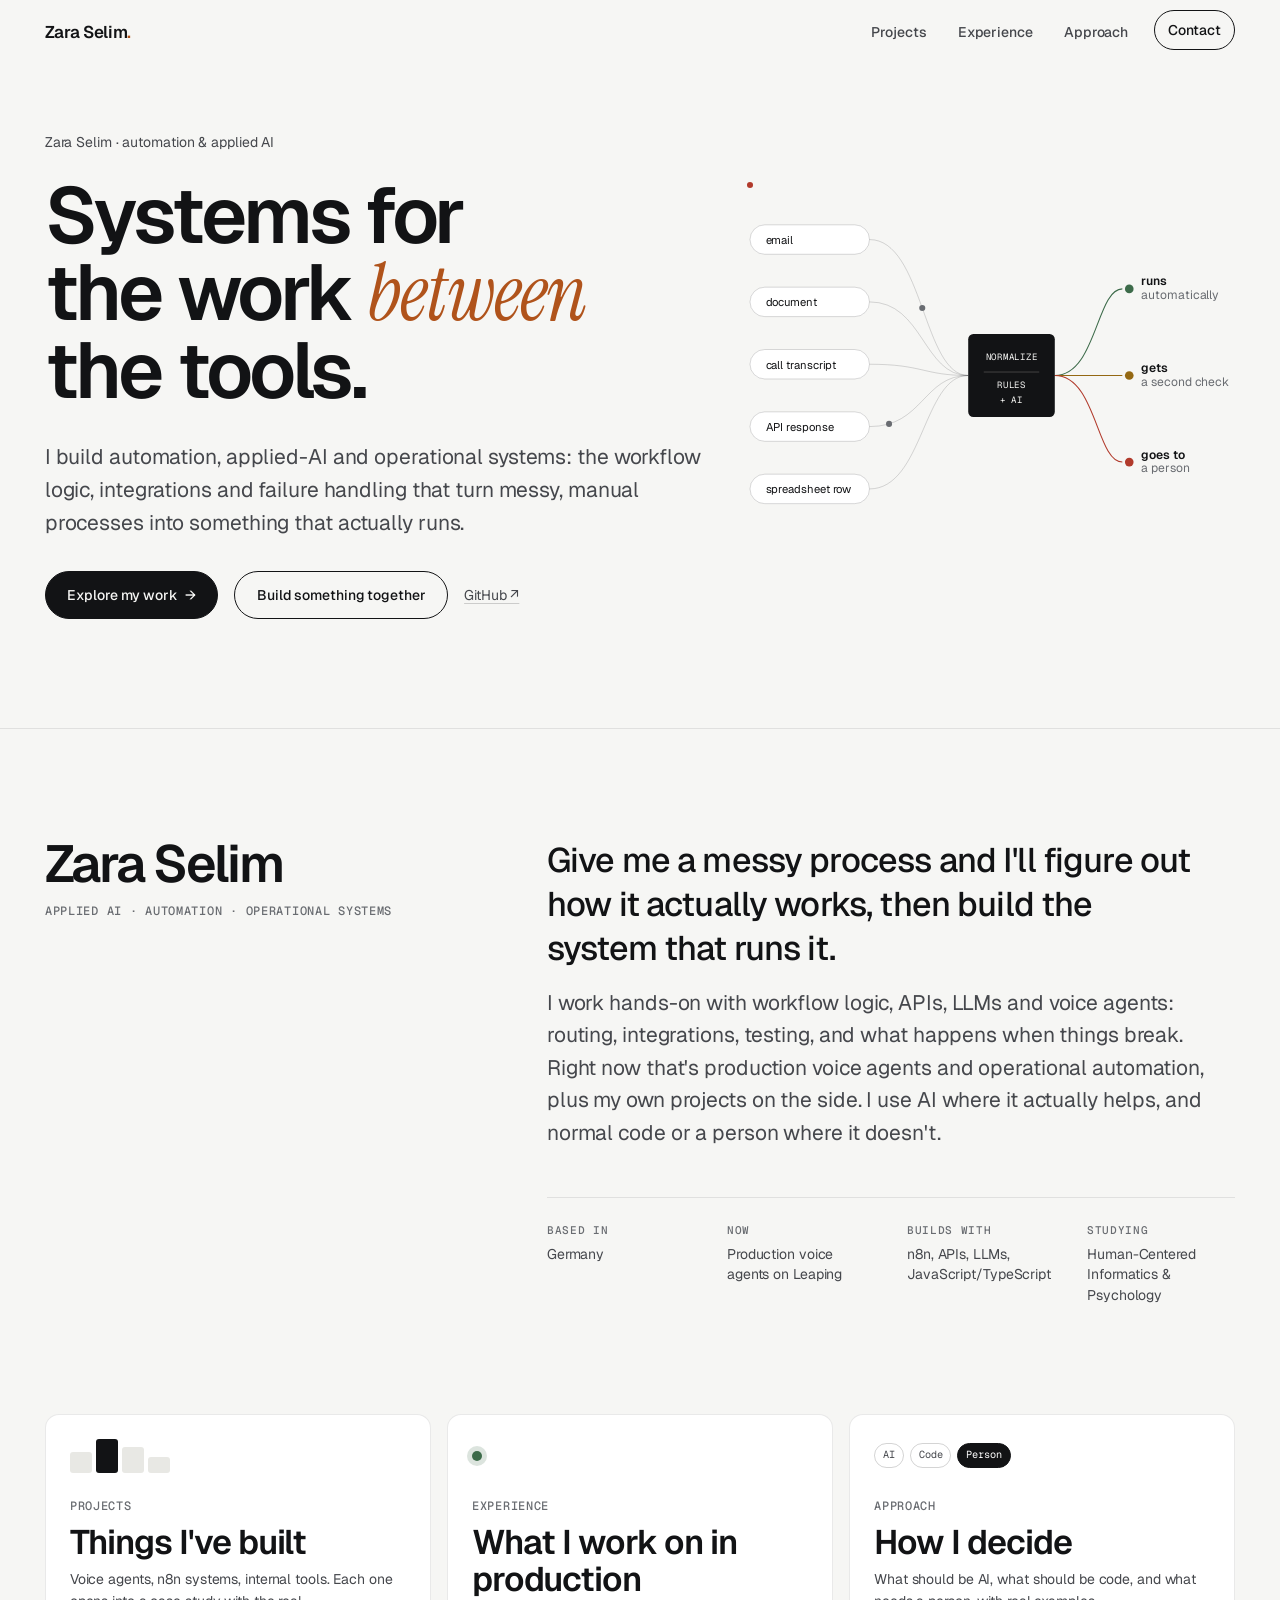
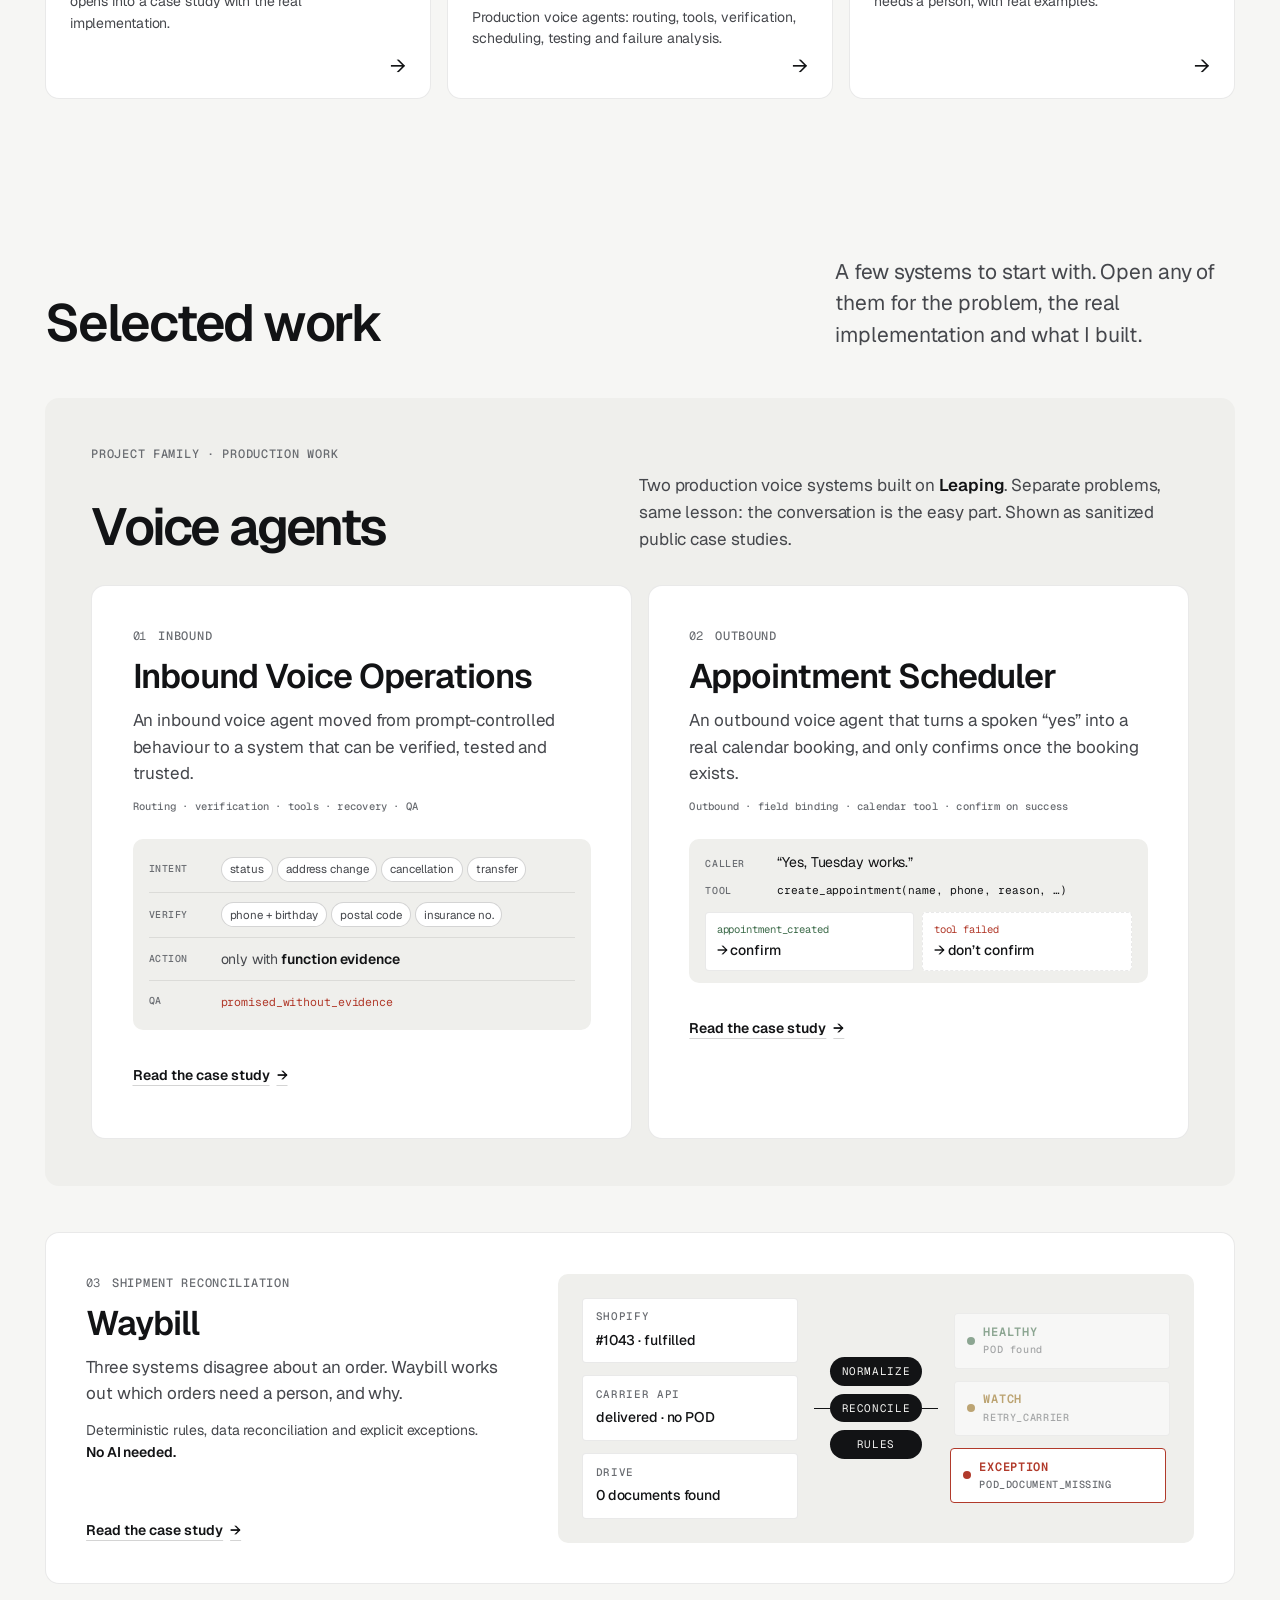
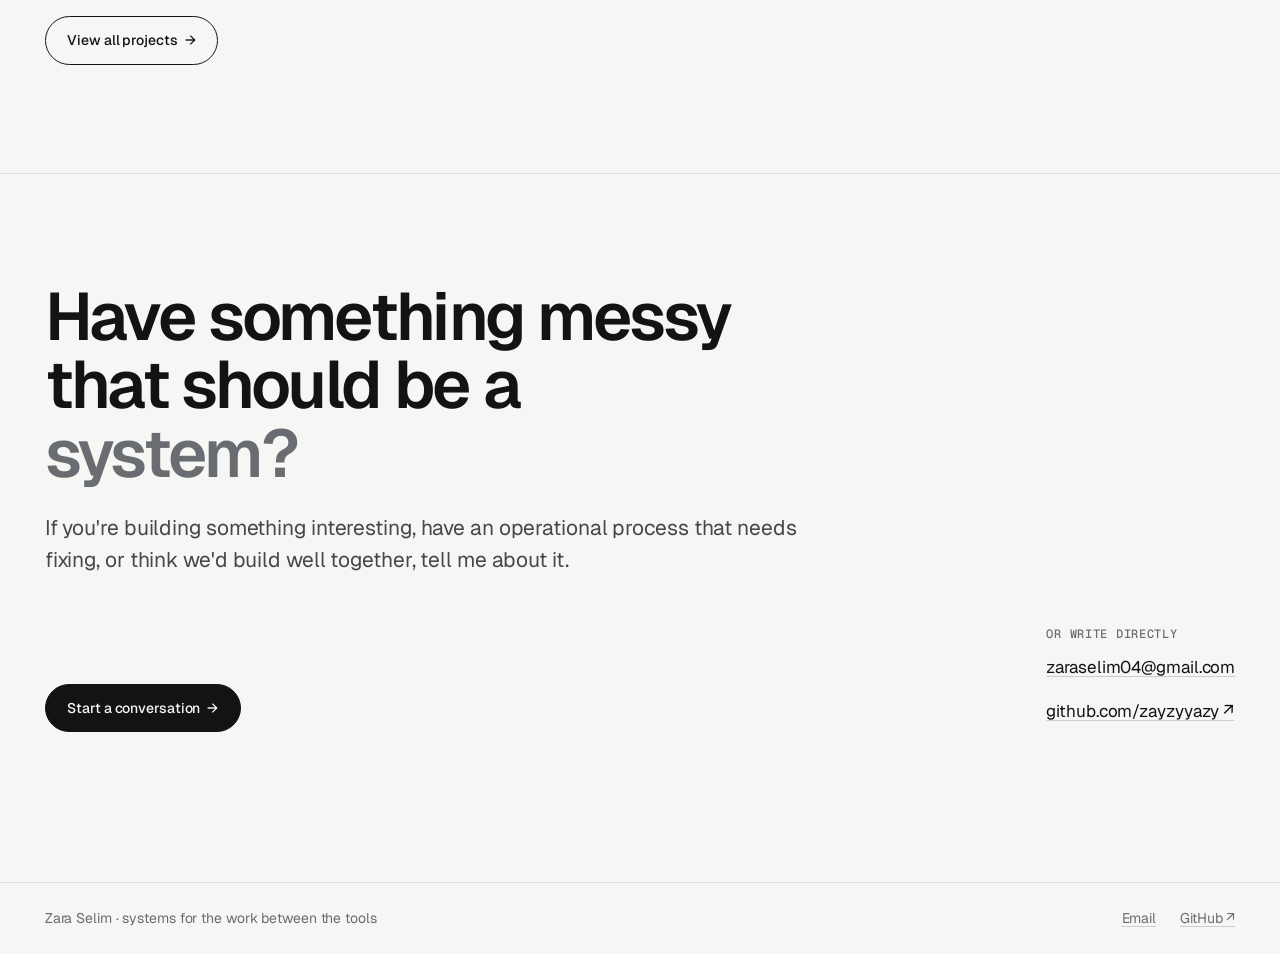
<file: index.html>
<!DOCTYPE html>
<html lang="en">
<head>
<meta charset="UTF-8" />
<meta name="viewport" content="width=device-width, initial-scale=1, viewport-fit=cover" />
<title>Zara Selim — Applied AI, Automation &amp; Operational Systems</title>
<meta name="description" content="Zara Selim builds automation, applied-AI and operational systems: workflow logic, APIs, LLMs, voice agents, integrations and failure handling for messy real-world processes." />
<meta name="author" content="Zara Selim" />
<meta name="theme-color" content="#f6f6f4" />
<link rel="canonical" href="https://zaraselim.com/" />
<meta property="og:type" content="website" />
<meta property="og:url" content="https://zaraselim.com/" />
<meta property="og:title" content="Zara Selim — Applied AI, Automation &amp; Operational Systems" />
<meta property="og:description" content="Zara Selim builds automation, applied-AI and operational systems: workflow logic, APIs, LLMs, voice agents, integrations and failure handling for messy real-world processes." />
<meta property="og:image" content="https://zaraselim.com/assets/img/og.png" />
<meta name="twitter:card" content="summary_large_image" />
<meta name="twitter:title" content="Zara Selim — Applied AI, Automation &amp; Operational Systems" />
<meta name="twitter:description" content="Zara Selim builds automation, applied-AI and operational systems: workflow logic, APIs, LLMs, voice agents, integrations and failure handling for messy real-world processes." />
<meta name="twitter:image" content="https://zaraselim.com/assets/img/og.png" />
<link rel="icon" href="/assets/favicon.svg" type="image/svg+xml" />
<link rel="preconnect" href="https://fonts.googleapis.com" />
<link rel="preconnect" href="https://fonts.gstatic.com" crossorigin />
<link href="https://fonts.googleapis.com/css2?family=Geist:wght@400;500;600;700&family=Geist+Mono:wght@400;500&family=Instrument+Serif:ital@1&display=swap" rel="stylesheet" />
<link rel="stylesheet" href="/assets/css/site.css" />
<script>document.documentElement.classList.add("js");</script>
</head><body data-page="home">
<a class="skip-link" href="#main">Skip to content</a>

<header class="site-header" id="siteHeader">
  <div class="header-inner">
    <a class="wordmark" href="/" aria-current="page" aria-label="Zara Selim, home">Zara Selim<span class="wordmark-dot" aria-hidden="true">.</span></a>
    <nav class="nav" aria-label="Primary">
      <ul class="nav-list">
        <li><a href="/projects/">Projects</a></li>
        <li><a href="/experience/">Experience</a></li>
        <li><a href="/approach/">Approach</a></li>
        <li><a href="/contact/" class="nav-contact">Contact</a></li>
      </ul>
    </nav>
    <button class="menu-button" id="menuButton" type="button" aria-expanded="false" aria-controls="mobileMenu">
      <span class="menu-button-label">Menu</span>
      <span class="menu-icon" aria-hidden="true"><span></span><span></span></span>
    </button>
  </div>
</header>

<div class="mobile-menu" id="mobileMenu" hidden>
  <nav aria-label="Mobile">
    <ol class="mobile-menu-list">
      <li><a href="/" aria-current="page">Home</a></li>
      <li><a href="/projects/">Projects</a></li>
      <li><a href="/experience/">Experience</a></li>
      <li><a href="/approach/">Approach</a></li>
      <li><a href="/contact/">Contact</a></li>
    </ol>
  </nav>
  <div class="mobile-menu-foot">
    <span class="mono">Email</span>
    <a href="mailto:zaraselim04@gmail.com">zaraselim04@gmail.com</a>
    <a href="https://github.com/zayzyyazy" target="_blank" rel="noopener">GitHub ↗</a>
  </div>
</div>

<main id="main">
  <section class="hero" aria-labelledby="heroTitle">
    <div class="wrap hero-grid">
      <div class="hero-copy">
        <p class="kicker">Zara Selim · automation &amp; applied AI</p>
        <h1 class="hero-title" id="heroTitle">
          <span class="line">Systems for</span>
          <span class="line">the work <em>between</em></span>
          <span class="line">the tools.</span>
        </h1>
        <p class="hero-lede">
          I build automation, applied-AI and operational systems: the workflow logic, integrations and failure handling that turn messy, manual processes into something that actually runs.
        </p>
        <div class="hero-actions">
          <a class="btn btn-primary" href="/projects/">Explore my work <span aria-hidden="true">→</span></a>
          <a class="btn btn-ghost" href="/contact/">Build something together</a>
          <a class="text-link" href="https://github.com/zayzyyazy" target="_blank" rel="noopener">GitHub ↗</a>
        </div>
      </div>

      <figure class="hero-figure" aria-label="Diagram: messy inputs are normalized and checked, then either run automatically, get flagged for a check, or go to a person.">
        <!-- Wide diagram (tablet/desktop) -->
        <svg class="router router-wide" viewBox="0 0 560 440" role="img" aria-hidden="true" focusable="false">
          <g class="router-inputs">
            <g transform="translate(0,46)"><rect class="chip" width="138" height="34" rx="17"/><text x="18" y="22">email</text></g>
            <g transform="translate(0,118)"><rect class="chip" width="138" height="34" rx="17"/><text x="18" y="22">document</text></g>
            <g transform="translate(0,190)"><rect class="chip" width="138" height="34" rx="17"/><text x="18" y="22">call transcript</text></g>
            <g transform="translate(0,262)"><rect class="chip" width="138" height="34" rx="17"/><text x="18" y="22">API response</text></g>
            <g transform="translate(0,334)"><rect class="chip" width="138" height="34" rx="17"/><text x="18" y="22">spreadsheet row</text></g>
          </g>
          <g class="router-paths">
            <path id="ri1" d="M138 63 C 200 63, 200 220, 252 220"/>
            <path id="ri2" d="M138 135 C 200 135, 200 220, 252 220"/>
            <path id="ri3" d="M138 207 C 200 207, 200 220, 252 220"/>
            <path id="ri4" d="M138 279 C 200 279, 200 220, 252 220"/>
            <path id="ri5" d="M138 351 C 200 351, 200 220, 252 220"/>
            <path id="ro1" class="out ok" d="M352 220 C 400 220, 400 120, 430 120"/>
            <path id="ro2" class="out watch" d="M352 220 C 400 220, 400 220, 430 220"/>
            <path id="ro3" class="out exc" d="M352 220 C 400 220, 400 320, 430 320"/>
          </g>
          <g class="router-core" transform="translate(252,172)">
            <rect width="100" height="96" rx="6"/>
            <text class="core-label" x="50" y="30" text-anchor="middle">NORMALIZE</text>
            <line x1="18" x2="82" y1="44" y2="44"/>
            <text class="core-label" x="50" y="62" text-anchor="middle">RULES</text>
            <text class="core-label" x="50" y="80" text-anchor="middle">+ AI</text>
          </g>
          <g class="router-outputs">
            <g transform="translate(430,100)"><circle class="dot ok" cx="8" cy="20" r="5"/><text x="22" y="16" class="out-title">runs</text><text x="22" y="32" class="out-sub">automatically</text></g>
            <g transform="translate(430,200)"><circle class="dot watch" cx="8" cy="20" r="5"/><text x="22" y="16" class="out-title">gets</text><text x="22" y="32" class="out-sub">a second check</text></g>
            <g transform="translate(430,300)"><circle class="dot exc" cx="8" cy="20" r="5"/><text x="22" y="16" class="out-title">goes to</text><text x="22" y="32" class="out-sub">a person</text></g>
          </g>
          <g class="packets">
            <circle r="3.5"><animateMotion dur="3.2s" repeatCount="indefinite" begin="0s"><mpath href="#ri1"/></animateMotion></circle>
            <circle r="3.5"><animateMotion dur="3.2s" repeatCount="indefinite" begin="1.1s"><mpath href="#ri4"/></animateMotion></circle>
            <circle r="3.5" class="p-exc"><animateMotion dur="2.4s" repeatCount="indefinite" begin="2.1s"><mpath href="#ro3"/></animateMotion></circle>
          </g>
        </svg>
        <!-- Tall diagram (phones) -->
        <svg class="router router-tall" viewBox="0 0 320 400" role="img" aria-hidden="true" focusable="false">
          <g class="router-inputs">
            <g transform="translate(0,0)"><rect class="chip" width="98" height="30" rx="15"/><text x="49" y="20" text-anchor="middle">email</text></g>
            <g transform="translate(111,0)"><rect class="chip" width="98" height="30" rx="15"/><text x="49" y="20" text-anchor="middle">document</text></g>
            <g transform="translate(222,0)"><rect class="chip" width="98" height="30" rx="15"/><text x="49" y="20" text-anchor="middle">call</text></g>
            <g transform="translate(55,44)"><rect class="chip" width="98" height="30" rx="15"/><text x="49" y="20" text-anchor="middle">API</text></g>
            <g transform="translate(166,44)"><rect class="chip" width="98" height="30" rx="15"/><text x="49" y="20" text-anchor="middle">spreadsheet</text></g>
          </g>
          <g class="router-paths">
            <path id="ti1" d="M49 30 C 49 110, 160 90, 160 150"/>
            <path id="ti2" d="M160 30 C 160 60, 160 100, 160 150"/>
            <path id="ti3" d="M271 30 C 271 110, 160 90, 160 150"/>
            <path d="M104 74 C 104 120, 160 110, 160 150"/>
            <path d="M215 74 C 215 120, 160 110, 160 150"/>
            <path id="to1" class="out ok" d="M160 230 C 160 270, 50 260, 50 310"/>
            <path id="to2" class="out watch" d="M160 230 C 160 270, 160 270, 160 310"/>
            <path id="to3" class="out exc" d="M160 230 C 160 270, 270 260, 270 310"/>
          </g>
          <g class="router-core" transform="translate(100,150)">
            <rect width="120" height="80" rx="6"/>
            <text class="core-label" x="60" y="28" text-anchor="middle">NORMALIZE</text>
            <line x1="24" x2="96" y1="40" y2="40"/>
            <text class="core-label" x="60" y="60" text-anchor="middle">RULES + AI</text>
          </g>
          <g class="router-outputs">
            <g transform="translate(50,322)"><circle class="dot ok" cx="0" cy="0" r="5"/><text x="0" y="26" text-anchor="middle" class="out-title">runs</text><text x="0" y="44" text-anchor="middle" class="out-sub">automatically</text></g>
            <g transform="translate(160,322)"><circle class="dot watch" cx="0" cy="0" r="5"/><text x="0" y="26" text-anchor="middle" class="out-title">gets</text><text x="0" y="44" text-anchor="middle" class="out-sub">a check</text></g>
            <g transform="translate(270,322)"><circle class="dot exc" cx="0" cy="0" r="5"/><text x="0" y="26" text-anchor="middle" class="out-title">goes to</text><text x="0" y="44" text-anchor="middle" class="out-sub">a person</text></g>
          </g>
          <g class="packets">
            <circle r="3.5"><animateMotion dur="2.8s" repeatCount="indefinite"><mpath href="#ti1"/></animateMotion></circle>
            <circle r="3.5"><animateMotion dur="2.8s" repeatCount="indefinite" begin="1.3s"><mpath href="#ti3"/></animateMotion></circle>
            <circle r="3.5" class="p-ok"><animateMotion dur="2.2s" repeatCount="indefinite" begin=".5s"><mpath href="#to1"/></animateMotion></circle>
            <circle r="3.5" class="p-exc"><animateMotion dur="2.2s" repeatCount="indefinite" begin="1.6s"><mpath href="#to3"/></animateMotion></circle>
          </g>
        </svg>
      </figure>
    </div>
  </section>

  <section class="intro" aria-labelledby="introTitle">
    <div class="wrap intro-grid">
      <div class="intro-id">
        <h2 class="intro-name" id="introTitle">Zara Selim</h2>
        <p class="mono intro-role">Applied AI · Automation · Operational systems</p>
      </div>
      <div class="intro-body">
        <p class="intro-lead">Give me a messy process and I'll figure out how it actually works, then build the system that runs it.</p>
        <p>I work hands-on with workflow logic, APIs, LLMs and voice agents: routing, integrations, testing, and what happens when things break. Right now that's production voice agents and operational automation, plus my own projects on the side. I use AI where it actually helps, and normal code or a person where it doesn't.</p>
      </div>
      <dl class="intro-facts">
        <div><dt class="mono">Based in</dt><dd>Germany</dd></div>
        <div><dt class="mono">Now</dt><dd>Production voice agents on Leaping</dd></div>
        <div><dt class="mono">Builds with</dt><dd>n8n, APIs, LLMs, JavaScript/TypeScript</dd></div>
        <div><dt class="mono">Studying</dt><dd>Human-Centered Informatics &amp; Psychology</dd></div>
      </dl>
    </div>
  </section>

  <nav class="paths" aria-label="Explore">
    <div class="wrap paths-grid">
      <a class="path" href="/projects/">
        <span class="path-vis path-vis--projects" aria-hidden="true"><i></i><i></i><i></i><i></i></span>
        <span class="mono path-label">Projects</span>
        <span class="path-title">Things I've built</span>
        <span class="path-desc">Voice agents, n8n systems, internal tools. Each one opens into a case study with the real implementation.</span>
        <span class="path-arrow" aria-hidden="true">→</span>
      </a>
      <a class="path" href="/experience/">
        <span class="path-vis path-vis--exp" aria-hidden="true"><i></i></span>
        <span class="mono path-label">Experience</span>
        <span class="path-title">What I work on in production</span>
        <span class="path-desc">Production voice agents: routing, tools, verification, scheduling, testing and failure analysis.</span>
        <span class="path-arrow" aria-hidden="true">→</span>
      </a>
      <a class="path" href="/approach/">
        <span class="path-vis path-vis--approach" aria-hidden="true"><i>AI</i><i>Code</i><i>Person</i></span>
        <span class="mono path-label">Approach</span>
        <span class="path-title">How I decide</span>
        <span class="path-desc">What should be AI, what should be code, and what needs a person, with real examples.</span>
        <span class="path-arrow" aria-hidden="true">→</span>
      </a>
    </div>
  </nav>

  <section class="work work--preview" aria-labelledby="workTitle">
    <div class="wrap">
      <header class="section-head">
        <h2 class="section-title" id="workTitle">Selected work</h2>
        <p class="section-intro">A few systems to start with. Open any of them for the problem, the real implementation and what I built.</p>
      </header>
      <div class="projects">
        <section class="family reveal" aria-labelledby="familyTitle">
          <header class="family-head">
            <p class="mono family-kicker">Project family · production work</p>
            <h2 class="family-title" id="familyTitle">Voice agents</h2>
            <p class="family-intro">Two production voice systems built on <strong>Leaping</strong>. Separate problems, same lesson: the conversation is the easy part. Shown as sanitized public case studies.</p>
          </header>
          <div class="family-grid">
            <div data-card="inbound"></div>
            <div data-card="scheduler"></div>
          </div>
        </section>
        <div data-card="waybill"></div>
      </div>
      <p class="more-link"><a class="btn btn-ghost" href="/projects/">View all projects <span aria-hidden="true">→</span></a></p>
      <noscript>
        <ul class="noscript-list">
          <li><a href="https://github.com/zayzyyazy/voice-agent-inbound-operations">Inbound Voice Operations</a></li>
          <li><a href="https://github.com/zayzyyazy/voice-agent-appointment-scheduler">Appointment Scheduler</a></li>
          <li><a href="https://github.com/zayzyyazy/n8n-waybill-reconciliation">Waybill: shipment reconciliation</a></li>
          <li><a href="https://github.com/zayzyyazy/n8n-paperguard-document-validator">PaperGuard: document validation</a></li>
          <li><a href="https://github.com/zayzyyazy/n8n-northstar-human-review">NorthStar: AI-assisted decisions with human review</a></li>
          <li><a href="https://github.com/zayzyyazy/Project-explainer2">Project Explainer OS</a></li>
          <li><a href="https://github.com/zayzyyazy/ai-call-qa-cockpit">AI Call QA Cockpit</a></li>
          <li><a href="https://github.com/zayzyyazy/Incident-Room">Incident Room</a></li>
        </ul>
      </noscript>
    </div>
  </section>

  <section class="contact contact--home" aria-labelledby="contactTitle">
    <div class="wrap contact-grid">
      <h2 class="contact-title" id="contactTitle">Have something messy that should be a <em>system?</em></h2>
      <p class="contact-copy">If you're building something interesting, have an operational process that needs fixing, or think we'd build well together, tell me about it.</p>
      <div class="contact-actions">
        <a class="btn btn-primary" href="/contact/">Start a conversation <span aria-hidden="true">→</span></a>
        <div class="contact-direct">
          <span class="mono">or write directly</span>
          <a href="mailto:zaraselim04@gmail.com">zaraselim04@gmail.com</a>
          <a href="https://github.com/zayzyyazy" target="_blank" rel="noopener">github.com/zayzyyazy ↗</a>
        </div>
      </div>
    </div>
  </section>
</main>

<footer class="site-footer">
  <div class="wrap footer-inner">
    <span>Zara Selim · systems for the work between the tools</span>
    <span class="footer-links"><a href="mailto:zaraselim04@gmail.com">Email</a><a href="https://github.com/zayzyyazy" target="_blank" rel="noopener">GitHub ↗</a></span>
  </div>
</footer>

<script src="/assets/js/projects.js"></script>
<script src="/assets/js/cards.js"></script>
<script src="/assets/js/main.js"></script>
</body>
</html>
</file>
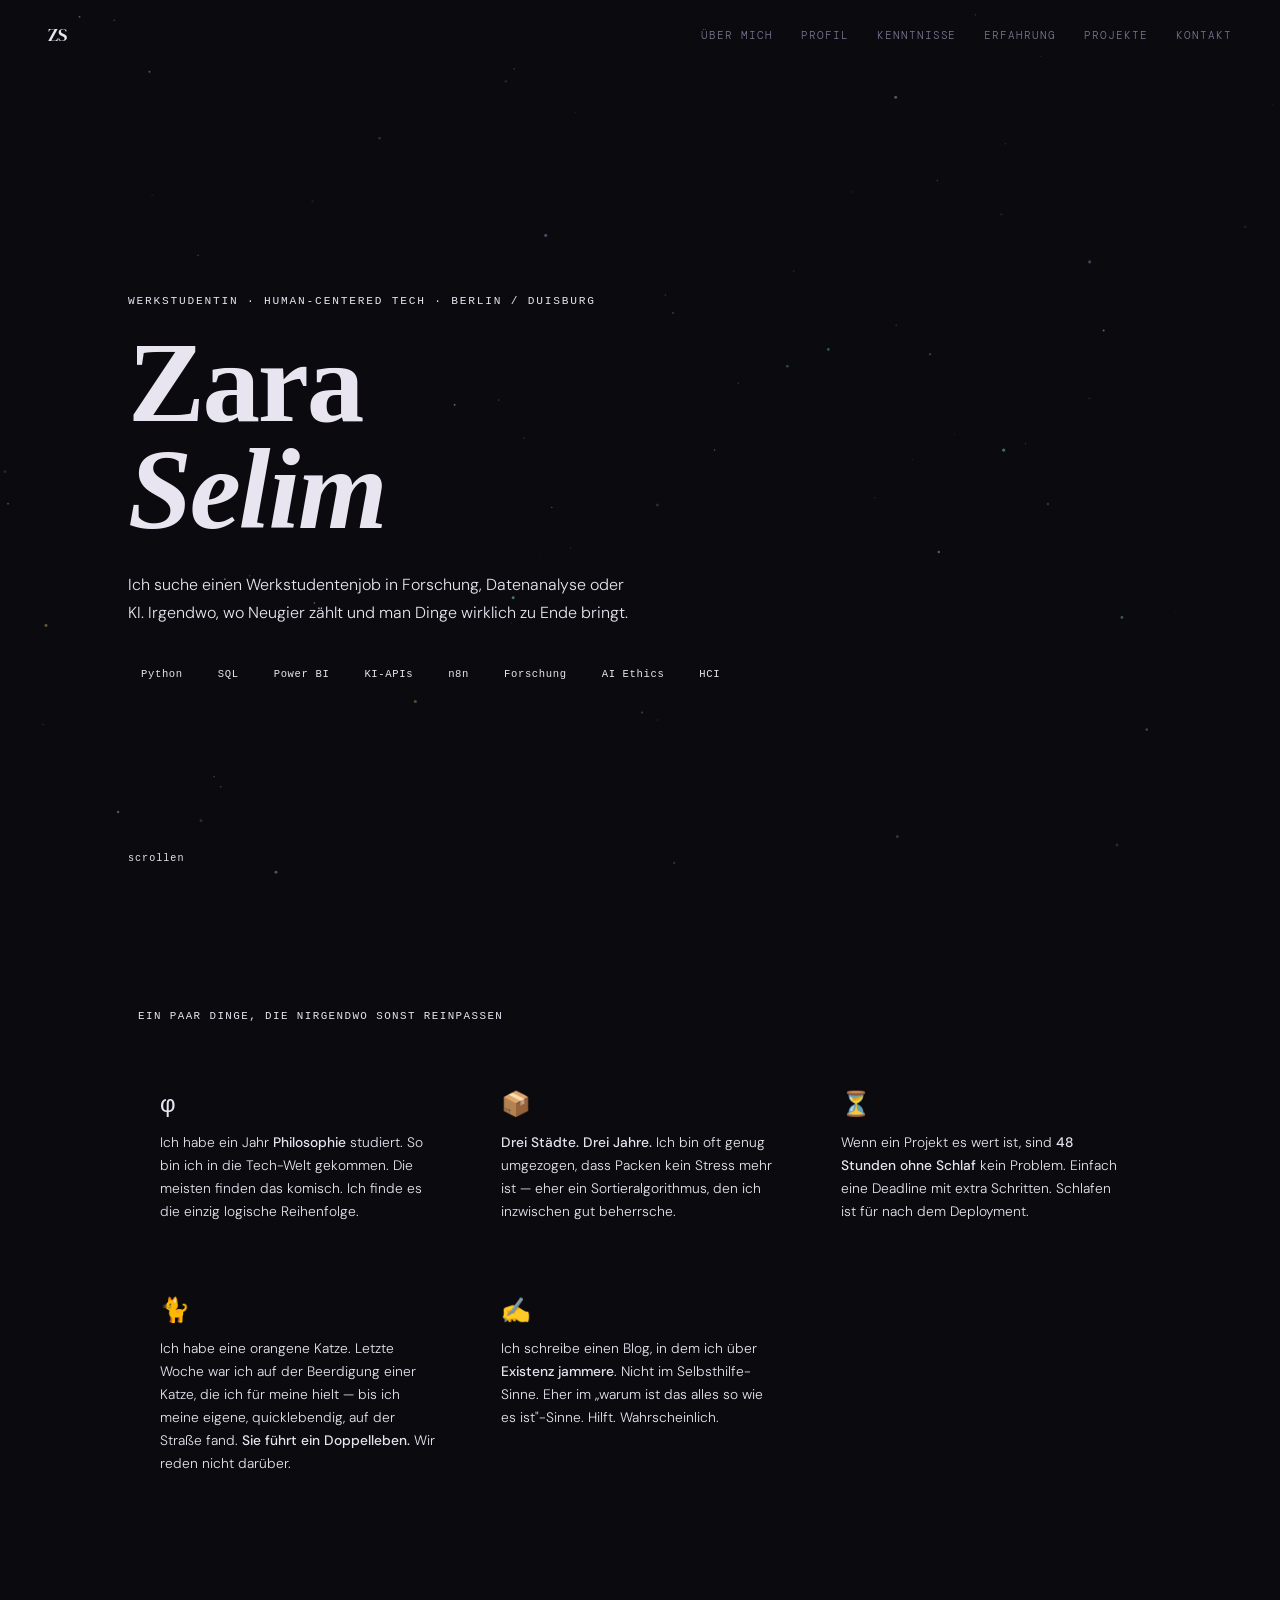
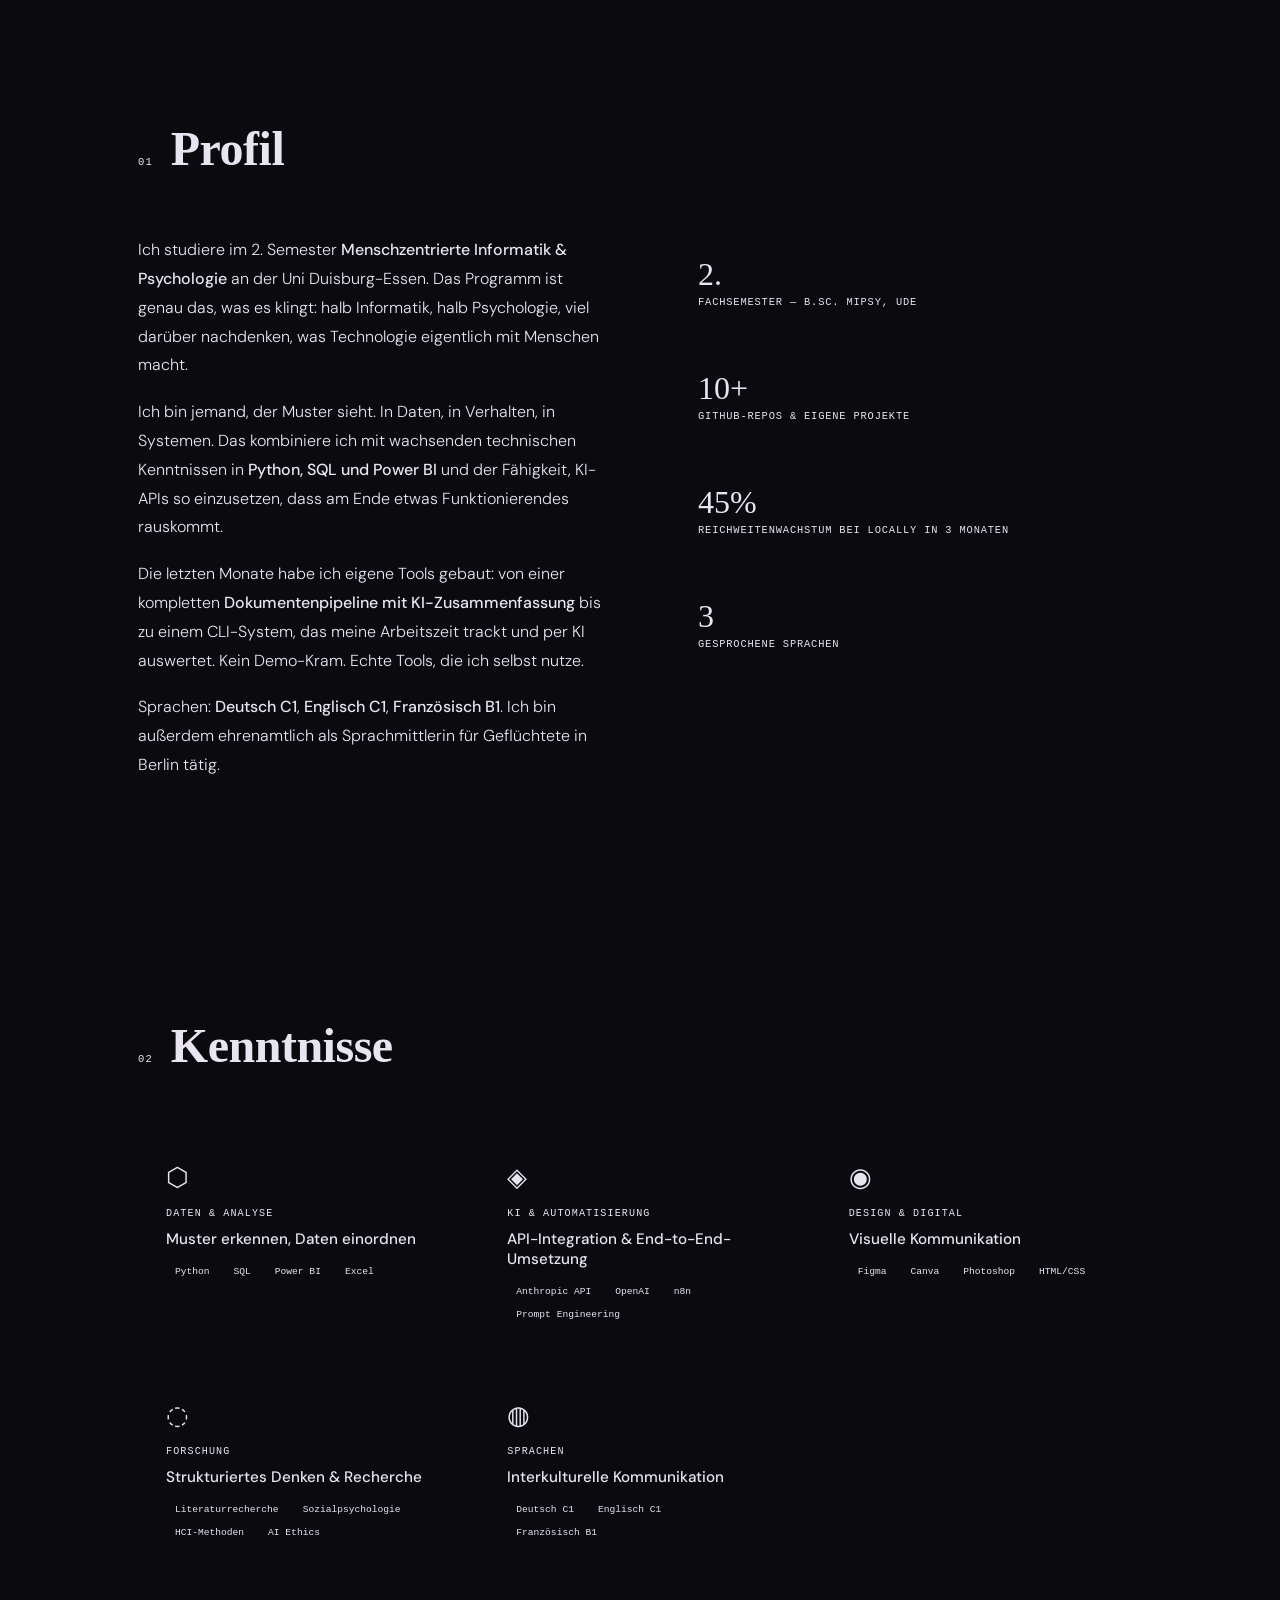
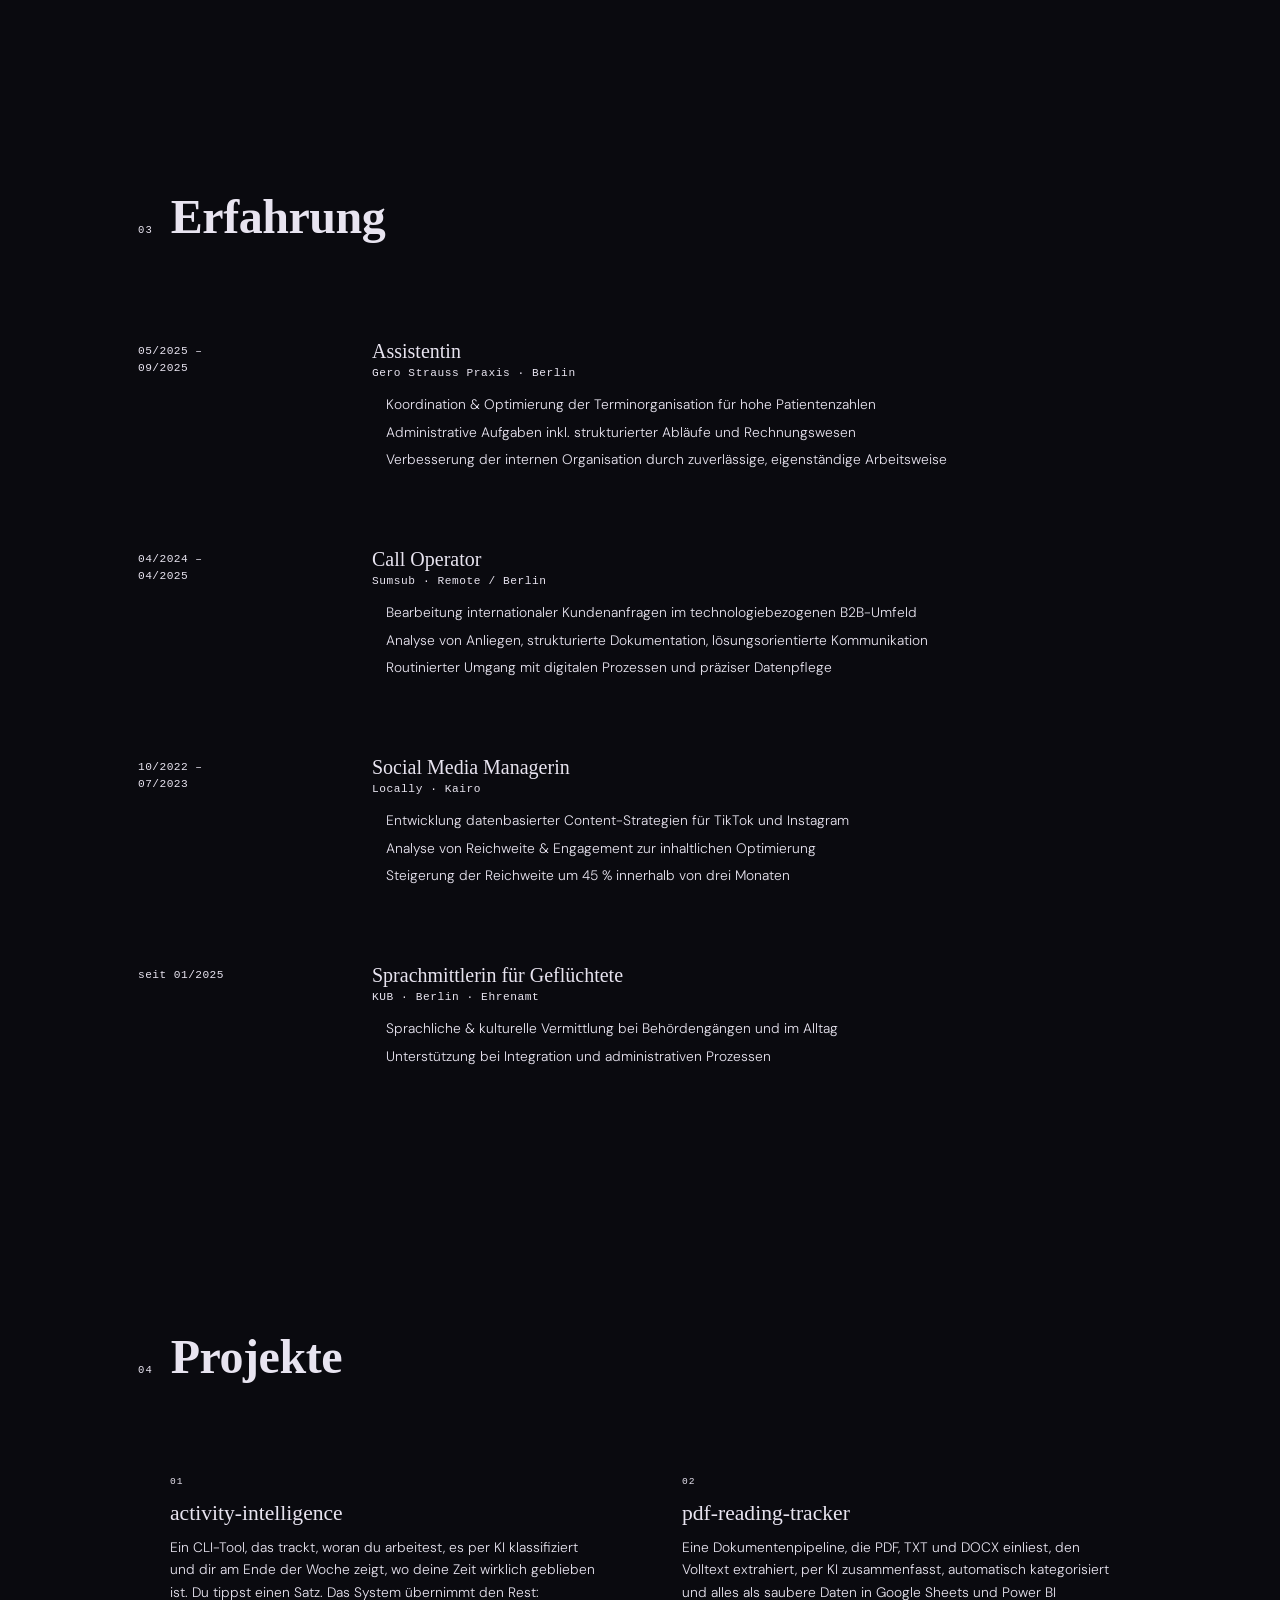
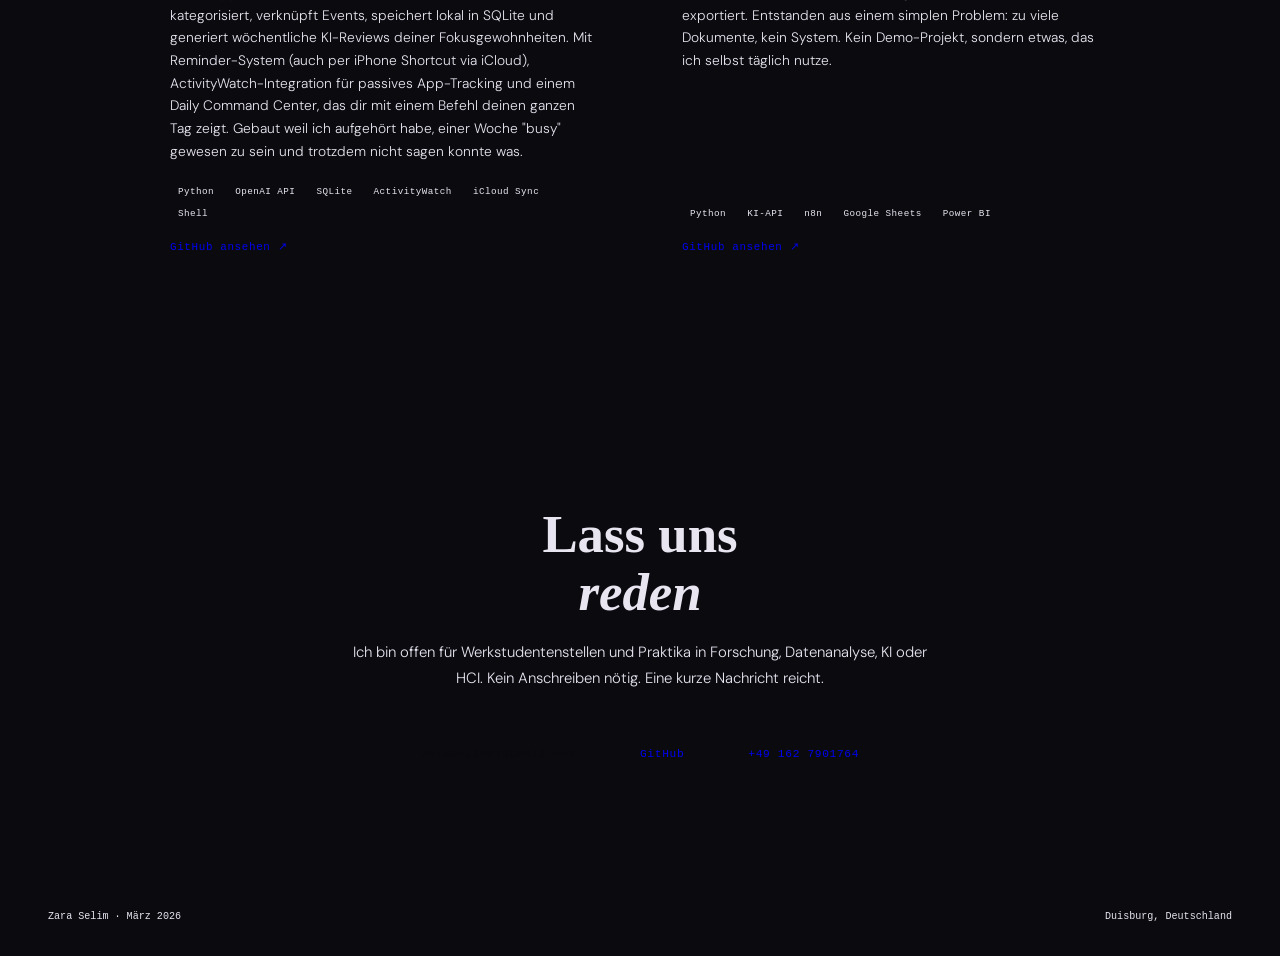
<file: Index.html>
<!DOCTYPE html>

<html lang="de">
<head>
<meta charset="UTF-8"/>
<meta name="viewport" content="width=device-width, initial-scale=1.0"/>
<title>Zara Selim — Portfolio</title>
<link href="https://fonts.googleapis.com/css2?family=DM+Serif+Display:ital@0;1&family=DM+Mono:wght@300;400;500&family=DM+Sans:ital,wght@0,300;0,400;0,500;1,300&display=swap" rel="stylesheet"/>
<style>
*{margin:0;padding:0;box-sizing:border-box}
:root{
  --bg:#0a0a0f;
  --surface:#111118;
  --border:#1e1e2e;
  --accent:#c8b8ff;
  --accent2:#8be0c4;
  --accent3:#f0c27f;
  --text:#e8e4f0;
  --muted:#7a7590;
  --faint:#15151f;
}
html{scroll-behavior:smooth}
body{
  background:var(--bg);
  color:var(--text);
  font-family:'DM Sans',sans-serif;
  font-weight:300;
  overflow-x:hidden;
}
#particles-canvas{
  position:fixed;top:0;left:0;
  width:100%;height:100%;
  z-index:0;pointer-events:none;
}
nav{
  position:fixed;top:0;left:0;right:0;z-index:200;
  padding:22px 48px;
  display:flex;justify-content:space-between;align-items:center;
  transition:background 0.4s,border-color 0.4s;
  border-bottom:1px solid transparent;
}
nav.scrolled{
  background:rgba(10,10,15,0.88);
  backdrop-filter:blur(20px);
  border-color:var(--border);
}
.nav-logo{
  font-family:'DM Serif Display',serif;font-size:1.15rem;
  color:var(--text);text-decoration:none;
}
.nav-links{display:flex;gap:28px}
.nav-links a{
  font-family:'DM Mono',monospace;font-size:0.68rem;
  color:var(--muted);text-decoration:none;letter-spacing:0.09em;
  text-transform:uppercase;transition:color 0.2s;
}
.nav-links a:hover{color:var(--accent)}
section{position:relative;z-index:10}

/* HERO */
#hero{
min-height:100vh;
display:flex;flex-direction:column;justify-content:center;
padding:0 10vw;padding-top:80px;
}
.hero-eyebrow{
font-family:‘DM Mono’,monospace;font-size:0.7rem;
color:var(–accent2);letter-spacing:0.16em;text-transform:uppercase;
margin-bottom:22px;
animation:fadeUp 0.7s 0.2s both;
}
.hero-name{
font-family:‘DM Serif Display’,serif;
font-size:clamp(3.8rem,9vw,8rem);
line-height:0.93;letter-spacing:-0.02em;color:var(–text);
animation:fadeUp 0.8s 0.4s both;
}
.hero-name em{font-style:italic;color:var(–accent)}
.hero-sub{
margin-top:28px;max-width:500px;
font-size:1rem;line-height:1.75;color:var(–muted);
animation:fadeUp 0.7s 0.65s both;
}
.hero-tags{
margin-top:36px;display:flex;flex-wrap:wrap;gap:9px;
animation:fadeUp 0.7s 0.85s both;
}
.htag{
font-family:‘DM Mono’,monospace;font-size:0.66rem;
padding:5px 13px;border:1px solid var(–border);border-radius:100px;
color:var(–muted);letter-spacing:0.06em;transition:border-color 0.2s,color 0.2s;
}
.htag:hover{border-color:var(–accent);color:var(–accent)}
.scroll-cue{
position:absolute;bottom:36px;left:10vw;
font-family:‘DM Mono’,monospace;font-size:0.63rem;
color:var(–muted);letter-spacing:0.1em;
display:flex;align-items:center;gap:10px;
animation:fadeIn 1s 1.4s both;
}
.scroll-cue::before{content:’’;width:36px;height:1px;background:var(–muted)}

/* SHARED */
.wrap{max-width:1100px;margin:0 auto;padding:110px 48px}
.sec-head{display:flex;align-items:baseline;gap:18px;margin-bottom:60px}
.sec-num{font-family:‘DM Mono’,monospace;font-size:0.66rem;color:var(–accent);letter-spacing:0.1em}
.sec-title{
font-family:‘DM Serif Display’,serif;
font-size:clamp(2rem,4vw,3rem);color:var(–text);letter-spacing:-0.01em;
}
.divider{flex:1;height:1px;background:var(–border);margin-left:20px;align-self:center}
.reveal{
opacity:0;transform:translateY(36px);
transition:opacity 0.65s cubic-bezier(0.22,1,0.36,1),transform 0.65s cubic-bezier(0.22,1,0.36,1);
}
.reveal.in{opacity:1;transform:none}
.d1{transition-delay:0.08s}.d2{transition-delay:0.16s}
.d3{transition-delay:0.24s}.d4{transition-delay:0.32s}

/* FUN FACTS */
#facts{background:var(–bg)}
.facts-label{
font-family:‘DM Mono’,monospace;font-size:0.68rem;
color:var(–accent);letter-spacing:0.13em;text-transform:uppercase;
margin-bottom:40px;
}
.facts-grid{display:grid;grid-template-columns:repeat(3,1fr);gap:18px}
.fact-card{
padding:26px 22px;border:1px solid var(–border);border-radius:14px;
background:var(–surface);
transition:border-color 0.3s,transform 0.3s cubic-bezier(0.22,1,0.36,1);
}
.fact-card:hover{transform:translateY(-5px)}
.fact-card:nth-child(1):hover{border-color:var(–accent)}
.fact-card:nth-child(2):hover{border-color:var(–accent3)}
.fact-card:nth-child(3):hover{border-color:var(–accent2)}
.fact-card:nth-child(4):hover{border-color:var(–accent)}
.fact-card:nth-child(5):hover{border-color:var(–accent3)}
.fact-emoji{font-size:1.5rem;margin-bottom:12px;display:block}
.fact-text{font-size:0.86rem;line-height:1.68;color:var(–muted)}
.fact-text strong{color:var(–text);font-weight:500}

/* ABOUT */
#about{background:var(–surface)}
.about-grid{display:grid;grid-template-columns:1fr 1fr;gap:72px;align-items:start}
.about-text p{font-size:1rem;line-height:1.8;color:var(–muted);margin-bottom:18px}
.about-text strong{color:var(–text);font-weight:500}
.stats{display:flex;flex-direction:column;gap:20px}
.stat{
padding:22px;border:1px solid var(–border);border-radius:12px;
background:var(–faint);transition:border-color 0.3s,transform 0.3s;
}
.stat:hover{border-color:var(–accent);transform:translateX(5px)}
.stat-n{font-family:‘DM Serif Display’,serif;font-size:2rem;color:var(–accent);display:block;line-height:1}
.stat-l{font-family:‘DM Mono’,monospace;font-size:0.65rem;color:var(–muted);letter-spacing:0.08em;text-transform:uppercase;margin-top:6px;display:block}

/* SKILLS */
#skills{background:var(–bg)}
.skills-grid{display:grid;grid-template-columns:repeat(3,1fr);gap:20px}
.skill-card{
padding:28px;border:1px solid var(–border);border-radius:14px;
background:var(–surface);position:relative;overflow:hidden;
transition:border-color 0.3s,transform 0.35s cubic-bezier(0.22,1,0.36,1);
}
.skill-card::after{
content:’’;position:absolute;top:0;left:0;right:0;height:2px;
opacity:0;transition:opacity 0.3s;
background:linear-gradient(90deg,transparent,var(–accent),transparent);
}
.skill-card:hover{transform:translateY(-4px)}
.skill-card:hover::after{opacity:1}
.skill-card:nth-child(1):hover{border-color:var(–accent)}
.skill-card:nth-child(2):hover{border-color:var(–accent2)}
.skill-card:nth-child(3):hover{border-color:var(–accent3)}
.skill-card:nth-child(4):hover{border-color:var(–accent)}
.skill-card:nth-child(5):hover{border-color:var(–accent2)}
.sk-icon{font-size:1.6rem;margin-bottom:14px;display:block}
.sk-cat{font-family:‘DM Mono’,monospace;font-size:0.63rem;color:var(–accent);letter-spacing:0.11em;text-transform:uppercase;margin-bottom:10px;display:block}
.skill-card h3{font-size:0.95rem;font-weight:500;color:var(–text);margin-bottom:12px}
.stags{display:flex;flex-wrap:wrap;gap:6px;margin-top:14px}
.stag{font-family:‘DM Mono’,monospace;font-size:0.6rem;padding:3px 9px;background:var(–faint);border:1px solid var(–border);border-radius:100px;color:var(–muted)}

/* EXPERIENCE */
#experience{background:var(–surface)}
.exp-list{display:flex;flex-direction:column}
.exp-item{display:grid;grid-template-columns:190px 1fr;gap:44px;padding:36px 0;border-bottom:1px solid var(–border)}
.exp-item:first-child{border-top:1px solid var(–border)}
.exp-date{font-family:‘DM Mono’,monospace;font-size:0.7rem;color:var(–muted);letter-spacing:0.04em;padding-top:3px;line-height:1.5}
.exp-role{font-family:‘DM Serif Display’,serif;font-size:1.25rem;color:var(–text);margin-bottom:4px;transition:color 0.25s}
.exp-item:hover .exp-role{color:var(–accent)}
.exp-org{font-family:‘DM Mono’,monospace;font-size:0.7rem;color:var(–accent);letter-spacing:0.05em;margin-bottom:14px}
.exp-bullets{list-style:none}
.exp-bullets li{font-size:0.86rem;line-height:1.65;color:var(–muted);padding-left:14px;position:relative;margin-bottom:5px}
.exp-bullets li::before{content:‘→’;position:absolute;left:0;color:var(–accent);font-size:0.7rem;top:1px}

/* PROJECTS */
#projects{background:var(–bg)}
.proj-grid{display:grid;grid-template-columns:1fr 1fr;gap:20px}
.proj-card{padding:32px;border:1px solid var(–border);border-radius:14px;background:var(–surface);display:flex;flex-direction:column;transition:border-color 0.3s,transform 0.35s cubic-bezier(0.22,1,0.36,1)}
.proj-card:hover{transform:translateY(-5px)}
.proj-card.featured{background:linear-gradient(135deg,var(–surface),var(–faint))}
.proj-card.featured:nth-child(1):hover{border-color:var(–accent)}
.proj-card.featured:nth-child(2):hover{border-color:var(–accent2)}
.proj-num{font-family:‘DM Mono’,monospace;font-size:0.6rem;color:var(–muted);letter-spacing:0.1em;margin-bottom:14px}
.proj-name{font-family:‘DM Serif Display’,serif;font-size:1.35rem;color:var(–text);margin-bottom:10px}
.proj-desc{font-size:0.86rem;line-height:1.65;color:var(–muted);flex:1}
.proj-stack{display:flex;flex-wrap:wrap;gap:5px;margin-top:20px}
.ptag{font-family:‘DM Mono’,monospace;font-size:0.58rem;padding:3px 8px;background:var(–faint);border:1px solid var(–border);border-radius:4px;color:var(–accent2);letter-spacing:0.05em}
.proj-link{display:inline-flex;align-items:center;gap:7px;margin-top:18px;font-family:‘DM Mono’,monospace;font-size:0.68rem;color:var(–muted);text-decoration:none;letter-spacing:0.06em;transition:color 0.2s;width:fit-content}
.proj-link:hover{color:var(–accent2)}

/* CONTACT */
#contact{background:var(–surface)}
.contact-inner{text-align:center;max-width:580px;margin:0 auto}
.contact-h{font-family:‘DM Serif Display’,serif;font-size:clamp(2rem,5vw,3.3rem);color:var(–text);margin-bottom:18px;line-height:1.1}
.contact-h em{color:var(–accent);font-style:italic}
.contact-sub{font-size:0.93rem;line-height:1.75;color:var(–muted);margin-bottom:44px}
.contact-btns{display:flex;justify-content:center;flex-wrap:wrap;gap:12px}
.cbtn{display:inline-flex;align-items:center;gap:8px;padding:13px 26px;border:1px solid var(–border);border-radius:100px;color:var(–muted);text-decoration:none;font-family:‘DM Mono’,monospace;font-size:0.7rem;letter-spacing:0.06em;transition:border-color 0.25s,color 0.25s,transform 0.25s}
.cbtn:hover{border-color:var(–accent);color:var(–accent);transform:translateY(-2px)}
.cbtn.primary{background:var(–accent);border-color:var(–accent);color:#0a0a0f;font-weight:500}
.cbtn.primary:hover{background:transparent;color:var(–accent)}

footer{padding:28px 48px;border-top:1px solid var(–border);display:flex;justify-content:space-between;align-items:center;font-family:‘DM Mono’,monospace;font-size:0.63rem;color:var(–muted);position:relative;z-index:10}

@keyframes fadeUp{from{opacity:0;transform:translateY(24px)}to{opacity:1;transform:none}}
@keyframes fadeIn{from{opacity:0}to{opacity:1}}

@media(max-width:768px){
nav{padding:18px 20px}.nav-links{display:none}
#hero{padding:0 6vw;padding-top:80px}
.wrap{padding:72px 20px}
.facts-grid,.skills-grid,.proj-grid,.about-grid{grid-template-columns:1fr}
.exp-item{grid-template-columns:1fr;gap:6px}
footer{flex-direction:column;gap:6px;text-align:center}
}
</style>

</head>
<body>

<canvas id="particles-canvas"></canvas>

<nav id="nav">
  <a href="#hero" class="nav-logo">ZS</a>
  <div class="nav-links">
    <a href="#facts">Über mich</a>
    <a href="#about">Profil</a>
    <a href="#skills">Kenntnisse</a>
    <a href="#experience">Erfahrung</a>
    <a href="#projects">Projekte</a>
    <a href="#contact">Kontakt</a>
  </div>
</nav>

<!-- HERO -->

<section id="hero">
  <p class="hero-eyebrow">Werkstudentin · Human-Centered Tech · Berlin / Duisburg</p>
  <h1 class="hero-name">Zara<br/><em>Selim</em></h1>
  <p class="hero-sub">
    Ich suche einen Werkstudentenjob in Forschung, Datenanalyse oder KI.
    Irgendwo, wo Neugier zählt und man Dinge wirklich zu Ende bringt.
  </p>
  <div class="hero-tags">
    <span class="htag">Python</span>
    <span class="htag">SQL</span>
    <span class="htag">Power BI</span>
    <span class="htag">KI-APIs</span>
    <span class="htag">n8n</span>
    <span class="htag">Forschung</span>
    <span class="htag">AI Ethics</span>
    <span class="htag">HCI</span>
  </div>
  <div class="scroll-cue">scrollen</div>
</section>

<!-- FUN FACTS -->

<section id="facts">
  <div class="wrap">
    <p class="facts-label reveal">Ein paar Dinge, die nirgendwo sonst reinpassen</p>
    <div class="facts-grid">
      <div class="fact-card reveal d1">
        <span class="fact-emoji">φ</span>
        <p class="fact-text">Ich habe ein Jahr <strong>Philosophie</strong> studiert. So bin ich in die Tech-Welt gekommen. Die meisten finden das komisch. Ich finde es die einzig logische Reihenfolge.</p>
      </div>
      <div class="fact-card reveal d2">
        <span class="fact-emoji">📦</span>
        <p class="fact-text"><strong>Drei Städte. Drei Jahre.</strong> Ich bin oft genug umgezogen, dass Packen kein Stress mehr ist — eher ein Sortieralgorithmus, den ich inzwischen gut beherrsche.</p>
      </div>
      <div class="fact-card reveal d3">
        <span class="fact-emoji">⏳</span>
        <p class="fact-text">Wenn ein Projekt es wert ist, sind <strong>48 Stunden ohne Schlaf</strong> kein Problem. Einfach eine Deadline mit extra Schritten. Schlafen ist für nach dem Deployment.</p>
      </div>
      <div class="fact-card reveal d1">
        <span class="fact-emoji">🐈</span>
        <p class="fact-text">Ich habe eine orangene Katze. Letzte Woche war ich auf der Beerdigung einer Katze, die ich für meine hielt — bis ich meine eigene, quicklebendig, auf der Straße fand. <strong>Sie führt ein Doppelleben.</strong> Wir reden nicht darüber.</p>
      </div>
      <div class="fact-card reveal d2">
        <span class="fact-emoji">✍️</span>
        <p class="fact-text">Ich schreibe einen Blog, in dem ich über <strong>Existenz jammere</strong>. Nicht im Selbsthilfe-Sinne. Eher im „warum ist das alles so wie es ist"-Sinne. Hilft. Wahrscheinlich.</p>
      </div>
    </div>
  </div>
</section>

<!-- ABOUT -->

<section id="about">
  <div class="wrap">
    <div class="sec-head reveal">
      <span class="sec-num">01</span>
      <h2 class="sec-title">Profil</h2>
      <div class="divider"></div>
    </div>
    <div class="about-grid">
      <div class="about-text reveal d1">
        <p>Ich studiere im 2. Semester <strong>Menschzentrierte Informatik &amp; Psychologie</strong> an der Uni Duisburg-Essen. Das Programm ist genau das, was es klingt: halb Informatik, halb Psychologie, viel darüber nachdenken, was Technologie eigentlich mit Menschen macht.</p>
        <p>Ich bin jemand, der Muster sieht. In Daten, in Verhalten, in Systemen. Das kombiniere ich mit wachsenden technischen Kenntnissen in <strong>Python, SQL und Power BI</strong> und der Fähigkeit, KI-APIs so einzusetzen, dass am Ende etwas Funktionierendes rauskommt.</p>
        <p>Die letzten Monate habe ich eigene Tools gebaut: von einer kompletten <strong>Dokumentenpipeline mit KI-Zusammenfassung</strong> bis zu einem CLI-System, das meine Arbeitszeit trackt und per KI auswertet. Kein Demo-Kram. Echte Tools, die ich selbst nutze.</p>
        <p>Sprachen: <strong>Deutsch C1</strong>, <strong>Englisch C1</strong>, <strong>Französisch B1</strong>. Ich bin außerdem ehrenamtlich als Sprachmittlerin für Geflüchtete in Berlin tätig.</p>
      </div>
      <div class="stats reveal d2">
        <div class="stat">
          <span class="stat-n">2.</span>
          <span class="stat-l">Fachsemester — B.Sc. MIPSY, UDE</span>
        </div>
        <div class="stat">
          <span class="stat-n">10+</span>
          <span class="stat-l">GitHub-Repos &amp; eigene Projekte</span>
        </div>
        <div class="stat">
          <span class="stat-n">45%</span>
          <span class="stat-l">Reichweitenwachstum bei Locally in 3 Monaten</span>
        </div>
        <div class="stat">
          <span class="stat-n">3</span>
          <span class="stat-l">Gesprochene Sprachen</span>
        </div>
      </div>
    </div>
  </div>
</section>

<!-- SKILLS -->

<section id="skills">
  <div class="wrap">
    <div class="sec-head reveal">
      <span class="sec-num">02</span>
      <h2 class="sec-title">Kenntnisse</h2>
      <div class="divider"></div>
    </div>
    <div class="skills-grid">
      <div class="skill-card reveal d1">
        <span class="sk-icon">⬡</span>
        <span class="sk-cat">Daten &amp; Analyse</span>
        <h3>Muster erkennen, Daten einordnen</h3>
        <div class="stags">
          <span class="stag">Python</span><span class="stag">SQL</span>
          <span class="stag">Power BI</span><span class="stag">Excel</span>
        </div>
      </div>
      <div class="skill-card reveal d2">
        <span class="sk-icon">◈</span>
        <span class="sk-cat">KI &amp; Automatisierung</span>
        <h3>API-Integration &amp; End-to-End-Umsetzung</h3>
        <div class="stags">
          <span class="stag">Anthropic API</span><span class="stag">OpenAI</span>
          <span class="stag">n8n</span><span class="stag">Prompt Engineering</span>
        </div>
      </div>
      <div class="skill-card reveal d3">
        <span class="sk-icon">◉</span>
        <span class="sk-cat">Design &amp; Digital</span>
        <h3>Visuelle Kommunikation</h3>
        <div class="stags">
          <span class="stag">Figma</span><span class="stag">Canva</span>
          <span class="stag">Photoshop</span><span class="stag">HTML/CSS</span>
        </div>
      </div>
      <div class="skill-card reveal d1">
        <span class="sk-icon">◌</span>
        <span class="sk-cat">Forschung</span>
        <h3>Strukturiertes Denken &amp; Recherche</h3>
        <div class="stags">
          <span class="stag">Literaturrecherche</span>
          <span class="stag">Sozialpsychologie</span>
          <span class="stag">HCI-Methoden</span>
          <span class="stag">AI Ethics</span>
        </div>
      </div>
      <div class="skill-card reveal d2">
        <span class="sk-icon">◍</span>
        <span class="sk-cat">Sprachen</span>
        <h3>Interkulturelle Kommunikation</h3>
        <div class="stags">
          <span class="stag">Deutsch C1</span>
          <span class="stag">Englisch C1</span>
          <span class="stag">Französisch B1</span>
        </div>
      </div>
    </div>
  </div>
</section>

<!-- EXPERIENCE -->

<section id="experience">
  <div class="wrap">
    <div class="sec-head reveal">
      <span class="sec-num">03</span>
      <h2 class="sec-title">Erfahrung</h2>
      <div class="divider"></div>
    </div>
    <div class="exp-list">
      <div class="exp-item reveal">
        <div class="exp-date">05/2025 –<br/>09/2025</div>
        <div>
          <div class="exp-role">Assistentin</div>
          <div class="exp-org">Gero Strauss Praxis · Berlin</div>
          <ul class="exp-bullets">
            <li>Koordination &amp; Optimierung der Terminorganisation für hohe Patientenzahlen</li>
            <li>Administrative Aufgaben inkl. strukturierter Abläufe und Rechnungswesen</li>
            <li>Verbesserung der internen Organisation durch zuverlässige, eigenständige Arbeitsweise</li>
          </ul>
        </div>
      </div>
      <div class="exp-item reveal d1">
        <div class="exp-date">04/2024 –<br/>04/2025</div>
        <div>
          <div class="exp-role">Call Operator</div>
          <div class="exp-org">Sumsub · Remote / Berlin</div>
          <ul class="exp-bullets">
            <li>Bearbeitung internationaler Kundenanfragen im technologiebezogenen B2B-Umfeld</li>
            <li>Analyse von Anliegen, strukturierte Dokumentation, lösungsorientierte Kommunikation</li>
            <li>Routinierter Umgang mit digitalen Prozessen und präziser Datenpflege</li>
          </ul>
        </div>
      </div>
      <div class="exp-item reveal d2">
        <div class="exp-date">10/2022 –<br/>07/2023</div>
        <div>
          <div class="exp-role">Social Media Managerin</div>
          <div class="exp-org">Locally · Kairo</div>
          <ul class="exp-bullets">
            <li>Entwicklung datenbasierter Content-Strategien für TikTok und Instagram</li>
            <li>Analyse von Reichweite &amp; Engagement zur inhaltlichen Optimierung</li>
            <li>Steigerung der Reichweite um 45 % innerhalb von drei Monaten</li>
          </ul>
        </div>
      </div>
      <div class="exp-item reveal d3">
        <div class="exp-date">seit 01/2025</div>
        <div>
          <div class="exp-role">Sprachmittlerin für Geflüchtete</div>
          <div class="exp-org">KUB · Berlin · Ehrenamt</div>
          <ul class="exp-bullets">
            <li>Sprachliche &amp; kulturelle Vermittlung bei Behördengängen und im Alltag</li>
            <li>Unterstützung bei Integration und administrativen Prozessen</li>
          </ul>
        </div>
      </div>
    </div>
  </div>
</section>

<!-- PROJECTS -->

<section id="projects">
  <div class="wrap">
    <div class="sec-head reveal">
      <span class="sec-num">04</span>
      <h2 class="sec-title">Projekte</h2>
      <div class="divider"></div>
    </div>
    <div class="proj-grid">
      <div class="proj-card featured reveal">
        <div class="proj-num">01</div>
        <div class="proj-name">activity-intelligence</div>
        <p class="proj-desc">Ein CLI-Tool, das trackt, woran du arbeitest, es per KI klassifiziert und dir am Ende der Woche zeigt, wo deine Zeit wirklich geblieben ist. Du tippst einen Satz. Das System übernimmt den Rest: kategorisiert, verknüpft Events, speichert lokal in SQLite und generiert wöchentliche KI-Reviews deiner Fokusgewohnheiten. Mit Reminder-System (auch per iPhone Shortcut via iCloud), ActivityWatch-Integration für passives App-Tracking und einem Daily Command Center, das dir mit einem Befehl deinen ganzen Tag zeigt. Gebaut weil ich aufgehört habe, einer Woche "busy" gewesen zu sein und trotzdem nicht sagen konnte was.</p>
        <div class="proj-stack">
          <span class="ptag">Python</span>
          <span class="ptag">OpenAI API</span>
          <span class="ptag">SQLite</span>
          <span class="ptag">ActivityWatch</span>
          <span class="ptag">iCloud Sync</span>
          <span class="ptag">Shell</span>
        </div>
        <a class="proj-link" href="https://github.com/zayzyyazy/activity-intelligence" target="_blank">GitHub ansehen ↗</a>
      </div>
      <div class="proj-card featured reveal d1">
        <div class="proj-num">02</div>
        <div class="proj-name">pdf-reading-tracker</div>
        <p class="proj-desc">Eine Dokumentenpipeline, die PDF, TXT und DOCX einliest, den Volltext extrahiert, per KI zusammenfasst, automatisch kategorisiert und alles als saubere Daten in Google Sheets und Power BI exportiert. Entstanden aus einem simplen Problem: zu viele Dokumente, kein System. Kein Demo-Projekt, sondern etwas, das ich selbst täglich nutze.</p>
        <div class="proj-stack">
          <span class="ptag">Python</span>
          <span class="ptag">KI-API</span>
          <span class="ptag">n8n</span>
          <span class="ptag">Google Sheets</span>
          <span class="ptag">Power BI</span>
        </div>
        <a class="proj-link" href="https://github.com/zayzyyazy/pdf-reading-tracker" target="_blank">GitHub ansehen ↗</a>
      </div>
    </div>
  </div>
</section>

<!-- CONTACT -->

<section id="contact">
  <div class="wrap">
    <div class="contact-inner reveal">
      <h2 class="contact-h">Lass uns<br/><em>reden</em></h2>
      <p class="contact-sub">
        Ich bin offen für Werkstudentenstellen und Praktika in Forschung, Datenanalyse, KI oder HCI.
        Kein Anschreiben nötig. Eine kurze Nachricht reicht.
      </p>
      <div class="contact-btns">
        <a class="cbtn primary" href="mailto:zaraselim04@gmail.com">zaraselim04@gmail.com</a>
        <a class="cbtn" href="https://github.com/zayzyyazy" target="_blank">GitHub</a>
        <a class="cbtn" href="tel:+4916279017649">+49 162 7901764</a>
      </div>
    </div>
  </div>
</section>

<footer>
  <span>Zara Selim · März 2026</span>
  <span>Duisburg, Deutschland</span>
</footer>

<script>
// PARTICLES
(function(){
  const canvas = document.getElementById('particles-canvas');
  const ctx = canvas.getContext('2d');
  let W = canvas.width = window.innerWidth;
  let H = canvas.height = window.innerHeight;
  let mx = W/2, my = H/2;

  window.addEventListener('resize', function(){
    W = canvas.width = window.innerWidth;
    H = canvas.height = window.innerHeight;
  });
  window.addEventListener('mousemove', function(e){ mx = e.clientX; my = e.clientY; });

  var COLORS = ['200,184,255','139,224,196','240,194,127'];
  var pts = [];
  for(var i=0;i<80;i++){
    pts.push({
      x:Math.random()*window.innerWidth,
      y:Math.random()*window.innerHeight,
      vx:(Math.random()-0.5)*0.22,
      vy:(Math.random()-0.5)*0.22,
      r:Math.random()*1.3+0.3,
      life:Math.random(),
      decay:Math.random()*0.002+0.001,
      col:COLORS[Math.floor(Math.random()*COLORS.length)]
    });
  }

  function tick(){
    ctx.clearRect(0,0,W,H);
    for(var i=0;i<pts.length;i++){
      var p=pts[i];
      p.x+=p.vx+(mx/W-0.5)*0.12;
      p.y+=p.vy+(my/H-0.5)*0.12;
      p.life-=p.decay;
      if(p.life<=0||p.x<-20||p.x>W+20||p.y<-20||p.y>H+20){
        p.x=Math.random()*W; p.y=Math.random()*H; p.life=1;
      }
      ctx.globalAlpha=p.life*0.5;
      ctx.fillStyle='rgb('+p.col+')';
      ctx.beginPath();ctx.arc(p.x,p.y,p.r,0,Math.PI*2);ctx.fill();
      for(var j=i+1;j<pts.length;j++){
        var q=pts[j];
        var dx=p.x-q.x,dy=p.y-q.y,d=Math.sqrt(dx*dx+dy*dy);
        if(d<85){
          ctx.globalAlpha=(1-d/85)*0.045;
          ctx.strokeStyle='rgb('+p.col+')';
          ctx.lineWidth=0.4;
          ctx.beginPath();ctx.moveTo(p.x,p.y);ctx.lineTo(q.x,q.y);ctx.stroke();
        }
      }
    }
    ctx.globalAlpha=1;
    requestAnimationFrame(tick);
  }
  tick();
})();

// NAV
(function(){
  var nav=document.getElementById('nav');
  window.addEventListener('scroll',function(){
    nav.classList.toggle('scrolled',window.scrollY>50);
  },{passive:true});
})();

// SCROLL REVEAL
(function(){
  var els=document.querySelectorAll('.reveal');
  var io=new IntersectionObserver(function(entries){
    entries.forEach(function(e){
      if(e.isIntersecting) e.target.classList.add('in');
    });
  },{threshold:0.1,rootMargin:'0px 0px -30px 0px'});
  els.forEach(function(el){io.observe(el);});
})();
</script>

</body>
</html>
</file>
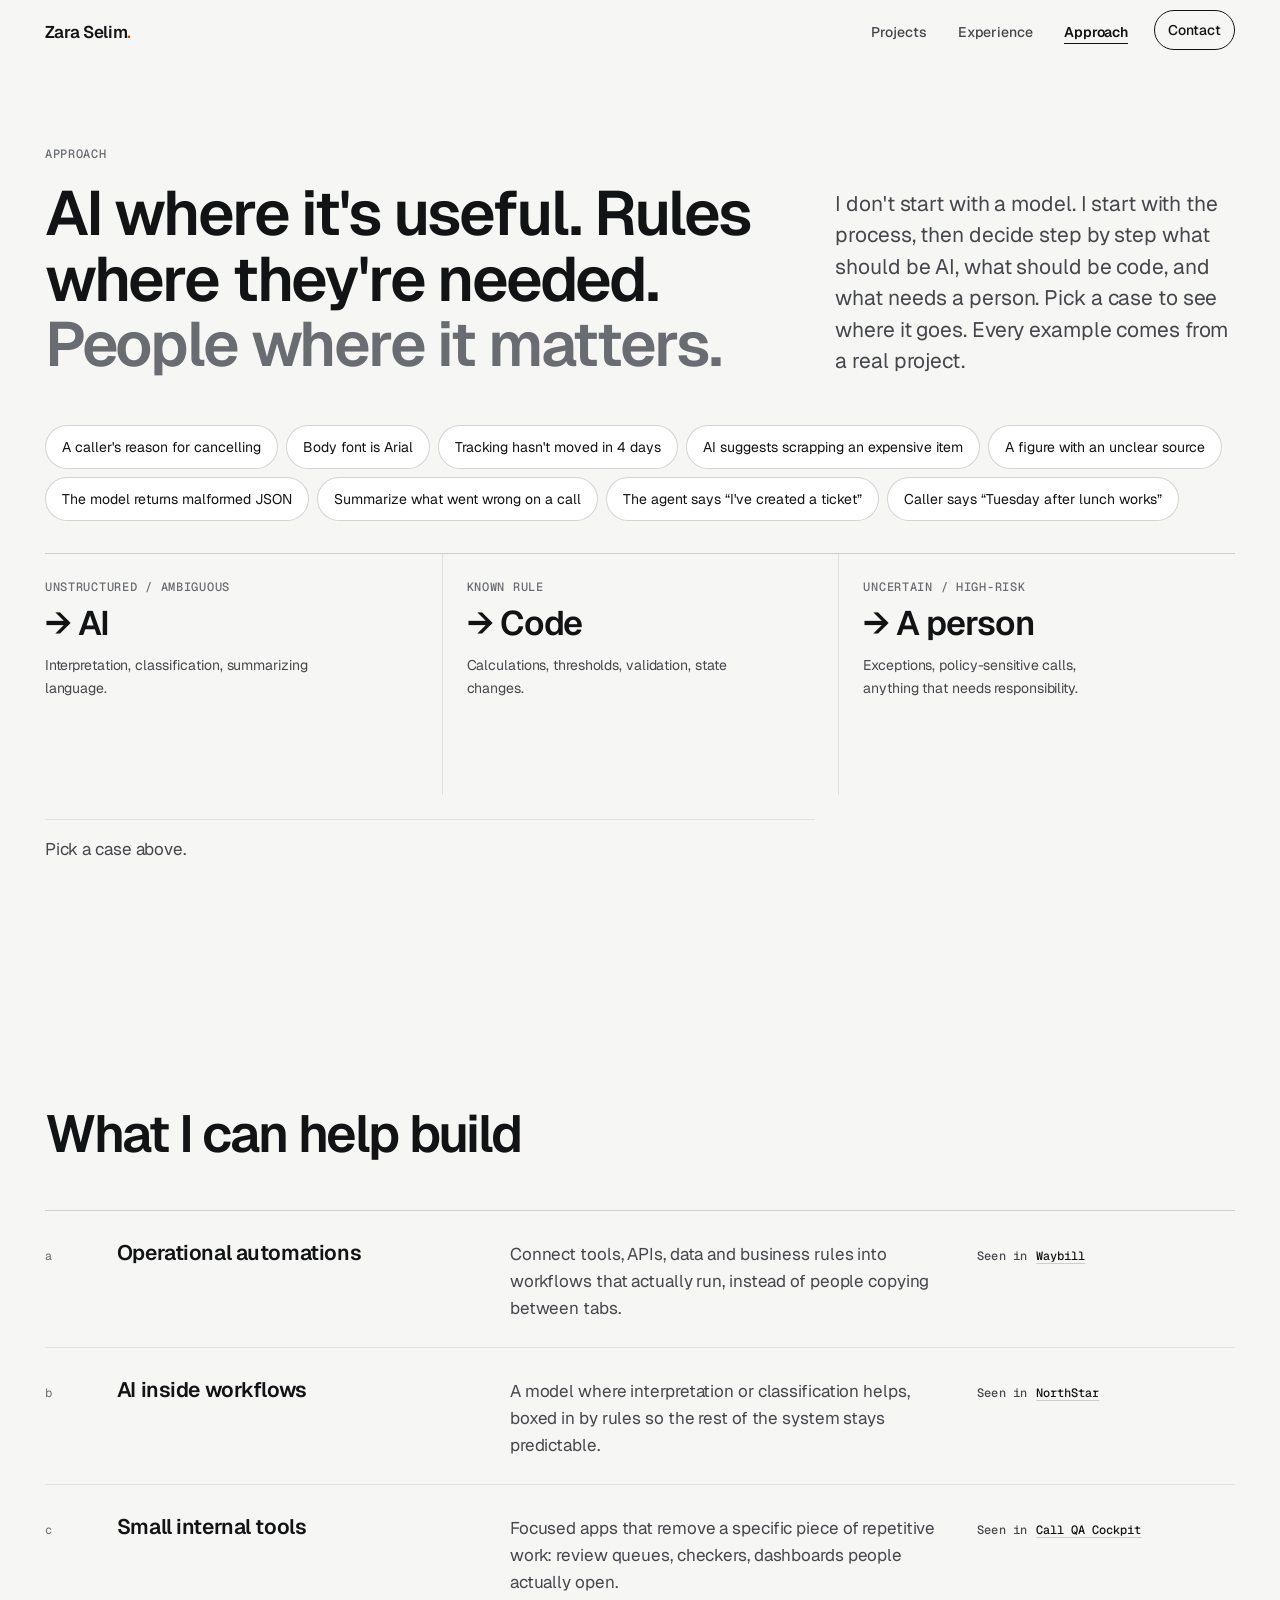
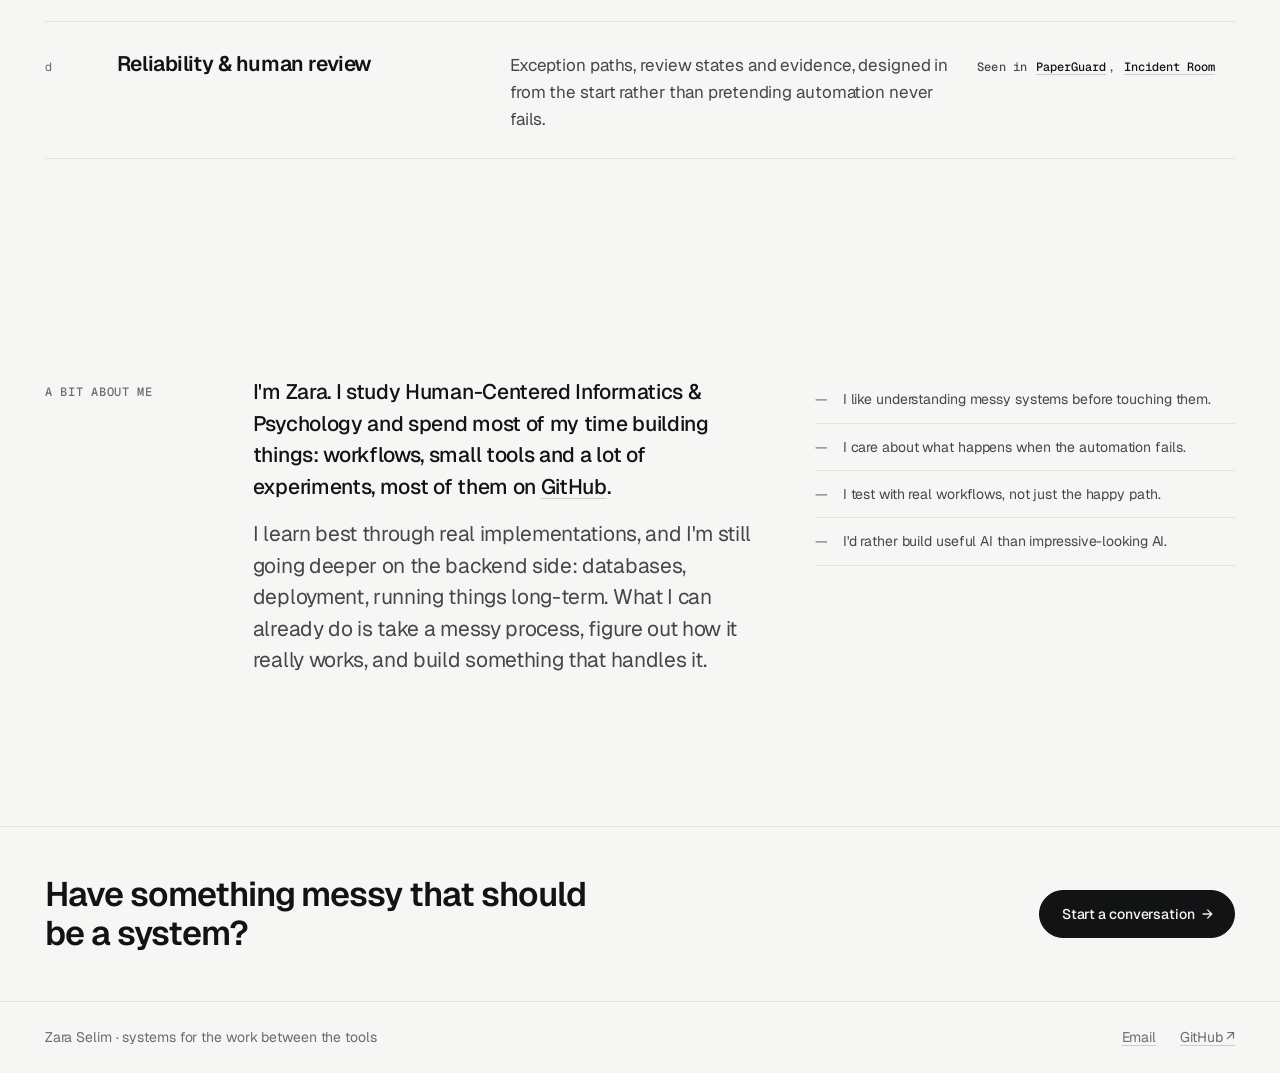
<file: approach/index.html>
<!DOCTYPE html>
<html lang="en">
<head>
<meta charset="UTF-8" />
<meta name="viewport" content="width=device-width, initial-scale=1, viewport-fit=cover" />
<title>Approach — Zara Selim</title>
<meta name="description" content="How Zara Selim decides what should be AI, what should be deterministic code, and what needs a person, with examples from real projects." />
<meta name="author" content="Zara Selim" />
<meta name="theme-color" content="#f6f6f4" />
<link rel="canonical" href="https://zaraselim.com/approach/" />
<meta property="og:type" content="website" />
<meta property="og:url" content="https://zaraselim.com/approach/" />
<meta property="og:title" content="Approach — Zara Selim" />
<meta property="og:description" content="How Zara Selim decides what should be AI, what should be deterministic code, and what needs a person, with examples from real projects." />
<meta property="og:image" content="https://zaraselim.com/assets/img/og.png" />
<meta name="twitter:card" content="summary_large_image" />
<meta name="twitter:title" content="Approach — Zara Selim" />
<meta name="twitter:description" content="How Zara Selim decides what should be AI, what should be deterministic code, and what needs a person, with examples from real projects." />
<meta name="twitter:image" content="https://zaraselim.com/assets/img/og.png" />
<link rel="icon" href="/assets/favicon.svg" type="image/svg+xml" />
<link rel="preconnect" href="https://fonts.googleapis.com" />
<link rel="preconnect" href="https://fonts.gstatic.com" crossorigin />
<link href="https://fonts.googleapis.com/css2?family=Geist:wght@400;500;600;700&family=Geist+Mono:wght@400;500&family=Instrument+Serif:ital@1&display=swap" rel="stylesheet" />
<link rel="stylesheet" href="/assets/css/site.css" />
<script>document.documentElement.classList.add("js");</script>
</head><body data-page="approach">
<a class="skip-link" href="#main">Skip to content</a>

<header class="site-header" id="siteHeader">
  <div class="header-inner">
    <a class="wordmark" href="/" aria-label="Zara Selim, home">Zara Selim<span class="wordmark-dot" aria-hidden="true">.</span></a>
    <nav class="nav" aria-label="Primary">
      <ul class="nav-list">
        <li><a href="/projects/">Projects</a></li>
        <li><a href="/experience/">Experience</a></li>
        <li><a href="/approach/" aria-current="page">Approach</a></li>
        <li><a href="/contact/" class="nav-contact">Contact</a></li>
      </ul>
    </nav>
    <button class="menu-button" id="menuButton" type="button" aria-expanded="false" aria-controls="mobileMenu">
      <span class="menu-button-label">Menu</span>
      <span class="menu-icon" aria-hidden="true"><span></span><span></span></span>
    </button>
  </div>
</header>

<div class="mobile-menu" id="mobileMenu" hidden>
  <nav aria-label="Mobile">
    <ol class="mobile-menu-list">
      <li><a href="/">Home</a></li>
      <li><a href="/projects/">Projects</a></li>
      <li><a href="/experience/">Experience</a></li>
      <li><a href="/approach/" aria-current="page">Approach</a></li>
      <li><a href="/contact/">Contact</a></li>
    </ol>
  </nav>
  <div class="mobile-menu-foot">
    <span class="mono">Email</span>
    <a href="mailto:zaraselim04@gmail.com">zaraselim04@gmail.com</a>
    <a href="https://github.com/zayzyyazy" target="_blank" rel="noopener">GitHub ↗</a>
  </div>
</div>

<main id="main">
  <section class="approach page" aria-labelledby="pageTitle">
    <div class="wrap">
      <header class="section-head page-head">
        <p class="section-index mono">Approach</p>
        <h1 class="section-title page-title" id="pageTitle">AI where it's useful. Rules where they're needed. <em>People where it matters.</em></h1>
        <p class="section-intro">I don't start with a model. I start with the process, then decide step by step what should be AI, what should be code, and what needs a person. Pick a case to see where it goes. Every example comes from a real project.</p>
      </header>

      <div class="sorter" id="sorter">
        <div class="sorter-cases" role="group" aria-label="Example cases">
          <button type="button" class="case" data-lane="ai" data-why="Free-text intent has no fixed format. Interpreting it is what a model is good at." data-from="call-qa">A caller's reason for cancelling</button>
          <button type="button" class="case" data-lane="rules" data-why="Policy says Times New Roman. Code checks that the same way every time." data-from="paperguard">Body font is Arial</button>
          <button type="button" class="case" data-lane="rules" data-why="A fixed threshold, so it's a rule. The result is an EXCEPTION with an issue code." data-from="waybill">Tracking hasn't moved in 4 days</button>
          <button type="button" class="case" data-lane="human" data-why="High value and major damage: a hard rule requires human approval, whatever the model says." data-from="northstar">AI suggests scrapping an expensive item</button>
          <button type="button" class="case" data-lane="human" data-why="The parser can't tell who owns the figure, so it's flagged REVIEW_REQUIRED instead of guessed." data-from="paperguard">A figure with an unclear source</button>
          <button type="button" class="case" data-lane="human" data-why="If the model output can't be parsed, the safe default is MANUAL_REVIEW, not a retry-and-hope." data-from="northstar">The model returns malformed JSON</button>
          <button type="button" class="case" data-lane="ai" data-why="Turning a recording into a first-draft analysis saves a reviewer time, and the reviewer still edits it." data-from="call-qa">Summarize what went wrong on a call</button>
          <button type="button" class="case" data-lane="rules" data-why="It only counts if the ticket function returned success. The QA layer flags a promise without function evidence." data-from="inbound">The agent says “I've created a ticket”</button>
          <button type="button" class="case" data-lane="ai" data-why="Understanding “Tuesday after lunch” is a language problem. Creating the booking is a tool call, and confirming it waits for the tool's result." data-from="scheduler">Caller says “Tuesday after lunch works”</button>
        </div>

        <div class="lanes">
          <div class="lane" data-lane="ai">
            <p class="lane-tag mono">Unstructured / ambiguous</p>
            <h3 class="lane-title">→ AI</h3>
            <p class="lane-desc">Interpretation, classification, summarizing language.</p>
            <div class="lane-slot" aria-hidden="true"></div>
          </div>
          <div class="lane" data-lane="rules">
            <p class="lane-tag mono">Known rule</p>
            <h3 class="lane-title">→ Code</h3>
            <p class="lane-desc">Calculations, thresholds, validation, state changes.</p>
            <div class="lane-slot" aria-hidden="true"></div>
          </div>
          <div class="lane" data-lane="human">
            <p class="lane-tag mono">Uncertain / high-risk</p>
            <h3 class="lane-title">→ A person</h3>
            <p class="lane-desc">Exceptions, policy-sensitive calls, anything that needs responsibility.</p>
            <div class="lane-slot" aria-hidden="true"></div>
          </div>
        </div>

        <p class="sorter-result" id="sorterResult" aria-live="polite">Pick a case above.</p>
      </div>
    </div>
  </section>

  <section class="help" aria-labelledby="helpTitle">
    <div class="wrap">
      <header class="section-head">
        <h2 class="section-title" id="helpTitle">What I can help build</h2>
      </header>
      <ol class="help-list">
        <li class="help-item reveal">
          <span class="help-num" aria-hidden="true">a</span>
          <h3>Operational automations</h3>
          <p>Connect tools, APIs, data and business rules into workflows that actually run, instead of people copying between tabs.</p>
          <p class="help-seen mono">Seen in <button type="button" data-open="waybill">Waybill</button></p>
        </li>
        <li class="help-item reveal">
          <span class="help-num" aria-hidden="true">b</span>
          <h3>AI inside workflows</h3>
          <p>A model where interpretation or classification helps, boxed in by rules so the rest of the system stays predictable.</p>
          <p class="help-seen mono">Seen in <button type="button" data-open="northstar">NorthStar</button></p>
        </li>
        <li class="help-item reveal">
          <span class="help-num" aria-hidden="true">c</span>
          <h3>Small internal tools</h3>
          <p>Focused apps that remove a specific piece of repetitive work: review queues, checkers, dashboards people actually open.</p>
          <p class="help-seen mono">Seen in <button type="button" data-open="call-qa">Call QA Cockpit</button></p>
        </li>
        <li class="help-item reveal">
          <span class="help-num" aria-hidden="true">d</span>
          <h3>Reliability &amp; human review</h3>
          <p>Exception paths, review states and evidence, designed in from the start rather than pretending automation never fails.</p>
          <p class="help-seen mono">Seen in <button type="button" data-open="paperguard">PaperGuard</button>, <button type="button" data-open="incident-room">Incident Room</button></p>
        </li>
      </ol>
    </div>
  </section>

  <section class="about" aria-labelledby="aboutTitle">
    <div class="wrap about-grid">
      <h2 class="about-title" id="aboutTitle">A bit about me</h2>
      <div class="about-copy">
        <p>I'm Zara. I study Human-Centered Informatics &amp; Psychology and spend most of my time building things: workflows, small tools and a lot of experiments, most of them on <a href="https://github.com/zayzyyazy" target="_blank" rel="noopener">GitHub</a>.</p>
        <p>I learn best through real implementations, and I'm still going deeper on the backend side: databases, deployment, running things long-term. What I can already do is take a messy process, figure out how it really works, and build something that handles it.</p>
      </div>
      <ul class="notes" aria-label="Things that are true about how I work">
        <li>I like understanding messy systems before touching them.</li>
        <li>I care about what happens when the automation fails.</li>
        <li>I test with real workflows, not just the happy path.</li>
        <li>I'd rather build useful AI than impressive-looking AI.</li>
      </ul>
    </div>
  </section>

  <section class="page-cta" aria-label="Contact">
    <div class="wrap page-cta-inner">
      <p class="page-cta-title">Have something messy that should be a system?</p>
      <a class="btn btn-primary" href="/contact/">Start a conversation <span aria-hidden="true">→</span></a>
    </div>
  </section>

</main>

<footer class="site-footer">
  <div class="wrap footer-inner">
    <span>Zara Selim · systems for the work between the tools</span>
    <span class="footer-links"><a href="mailto:zaraselim04@gmail.com">Email</a><a href="https://github.com/zayzyyazy" target="_blank" rel="noopener">GitHub ↗</a></span>
  </div>
</footer>

<script src="/assets/js/projects.js"></script>
<script src="/assets/js/cards.js"></script>
<script src="/assets/js/main.js"></script>
</body>
</html>
</file>
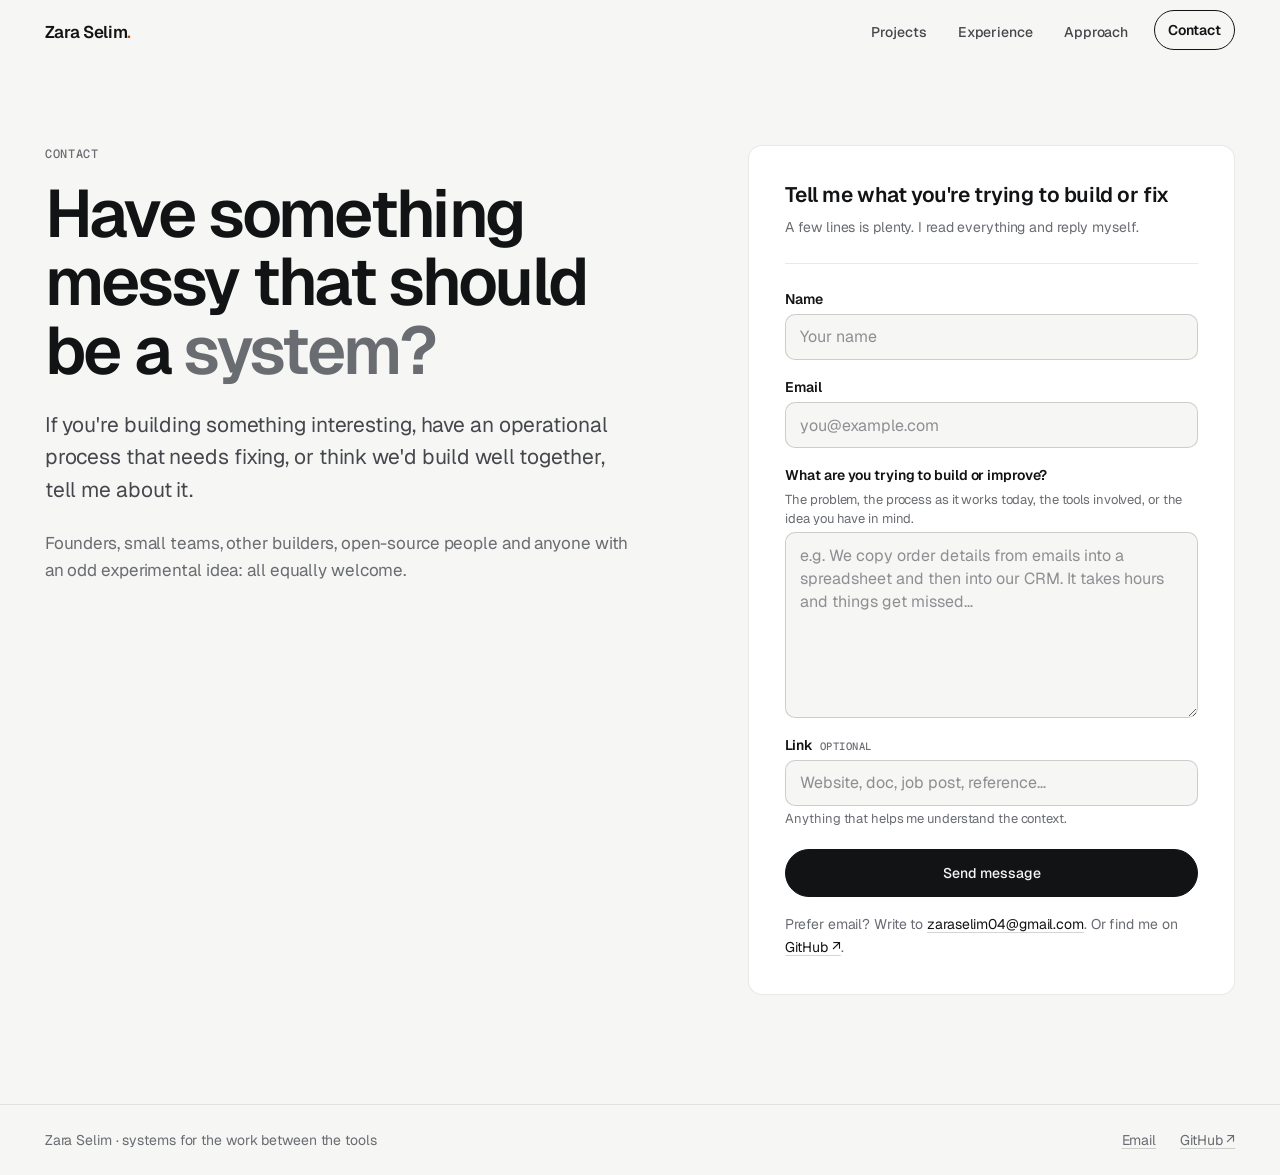
<file: contact/index.html>
<!DOCTYPE html>
<html lang="en">
<head>
<meta charset="UTF-8" />
<meta name="viewport" content="width=device-width, initial-scale=1, viewport-fit=cover" />
<title>Contact — Zara Selim</title>
<meta name="description" content="Start a conversation with Zara Selim about something you're building, an operational process that needs fixing, or a collaboration." />
<meta name="author" content="Zara Selim" />
<meta name="theme-color" content="#f6f6f4" />
<link rel="canonical" href="https://zaraselim.com/contact/" />
<meta property="og:type" content="website" />
<meta property="og:url" content="https://zaraselim.com/contact/" />
<meta property="og:title" content="Contact — Zara Selim" />
<meta property="og:description" content="Start a conversation with Zara Selim about something you're building, an operational process that needs fixing, or a collaboration." />
<meta property="og:image" content="https://zaraselim.com/assets/img/og.png" />
<meta name="twitter:card" content="summary_large_image" />
<meta name="twitter:title" content="Contact — Zara Selim" />
<meta name="twitter:description" content="Start a conversation with Zara Selim about something you're building, an operational process that needs fixing, or a collaboration." />
<meta name="twitter:image" content="https://zaraselim.com/assets/img/og.png" />
<link rel="icon" href="/assets/favicon.svg" type="image/svg+xml" />
<link rel="preconnect" href="https://fonts.googleapis.com" />
<link rel="preconnect" href="https://fonts.gstatic.com" crossorigin />
<link href="https://fonts.googleapis.com/css2?family=Geist:wght@400;500;600;700&family=Geist+Mono:wght@400;500&family=Instrument+Serif:ital@1&display=swap" rel="stylesheet" />
<link rel="stylesheet" href="/assets/css/site.css" />
<script>document.documentElement.classList.add("js");</script>
</head><body data-page="contact">
<a class="skip-link" href="#main">Skip to content</a>

<header class="site-header" id="siteHeader">
  <div class="header-inner">
    <a class="wordmark" href="/" aria-label="Zara Selim, home">Zara Selim<span class="wordmark-dot" aria-hidden="true">.</span></a>
    <nav class="nav" aria-label="Primary">
      <ul class="nav-list">
        <li><a href="/projects/">Projects</a></li>
        <li><a href="/experience/">Experience</a></li>
        <li><a href="/approach/">Approach</a></li>
        <li><a href="/contact/" aria-current="page" class="nav-contact">Contact</a></li>
      </ul>
    </nav>
    <button class="menu-button" id="menuButton" type="button" aria-expanded="false" aria-controls="mobileMenu">
      <span class="menu-button-label">Menu</span>
      <span class="menu-icon" aria-hidden="true"><span></span><span></span></span>
    </button>
  </div>
</header>

<div class="mobile-menu" id="mobileMenu" hidden>
  <nav aria-label="Mobile">
    <ol class="mobile-menu-list">
      <li><a href="/">Home</a></li>
      <li><a href="/projects/">Projects</a></li>
      <li><a href="/experience/">Experience</a></li>
      <li><a href="/approach/">Approach</a></li>
      <li><a href="/contact/" aria-current="page">Contact</a></li>
    </ol>
  </nav>
  <div class="mobile-menu-foot">
    <span class="mono">Email</span>
    <a href="mailto:zaraselim04@gmail.com">zaraselim04@gmail.com</a>
    <a href="https://github.com/zayzyyazy" target="_blank" rel="noopener">GitHub ↗</a>
  </div>
</div>

<main id="main">
  <section class="contact page" aria-labelledby="pageTitle">
    <div class="wrap contact-page">
      <div class="contact-page-copy">
        <p class="section-index mono">Contact</p>
        <h1 class="contact-title" id="pageTitle">Have something messy that should be a <em>system?</em></h1>
        <p class="contact-copy">If you're building something interesting, have an operational process that needs fixing, or think we'd build well together, tell me about it.</p>
        <p class="contact-copy contact-copy--quiet">Founders, small teams, other builders, open-source people and anyone with an odd experimental idea: all equally welcome.</p>
      </div>

      <div class="contact-card">
        <h2 class="contact-card-title" id="formTitle">Tell me what you're trying to build or fix</h2>
        <p class="cf-intro">A few lines is plenty. I read everything and reply myself.</p>

        <!-- Submits to Web3Forms (no backend needed on GitHub Pages). contact.js sends it in the
             background; without JavaScript it falls back to a normal POST. The access key is
             public by design. Replace the value below with the key from web3forms.com. -->
        <form class="contact-form" id="contactForm" action="https://api.web3forms.com/submit" method="POST" novalidate aria-labelledby="formTitle">
          <input type="hidden" name="access_key" value="d1e9f6a2-e32e-4d54-9fc3-6678f3d884e8">
          <input type="hidden" name="subject" value="New message from zaraselim.com">
          <input type="hidden" name="from_name" value="zaraselim.com">
          <!-- Honeypot: invisible to people, bots fill it in and Web3Forms discards the submission -->
          <input type="checkbox" name="botcheck" class="cf-hp" tabindex="-1" autocomplete="off" aria-hidden="true">

          <div class="cf-field">
            <label for="cf-name">Name</label>
            <input id="cf-name" name="name" type="text" autocomplete="name" placeholder="Your name" required aria-describedby="cf-name-err">
            <p class="cf-error" id="cf-name-err" hidden></p>
          </div>

          <div class="cf-field">
            <label for="cf-email">Email</label>
            <input id="cf-email" name="email" type="email" autocomplete="email" inputmode="email" placeholder="you@example.com" required aria-describedby="cf-email-err">
            <p class="cf-error" id="cf-email-err" hidden></p>
          </div>

          <div class="cf-field">
            <label for="cf-message">What are you trying to build or improve?</label>
            <p class="cf-hint" id="cf-message-hint">The problem, the process as it works today, the tools involved, or the idea you have in mind.</p>
            <textarea id="cf-message" name="message" rows="7" placeholder="e.g. We copy order details from emails into a spreadsheet and then into our CRM. It takes hours and things get missed…" required aria-describedby="cf-message-hint cf-message-err"></textarea>
            <p class="cf-error" id="cf-message-err" hidden></p>
          </div>

          <div class="cf-field">
            <label for="cf-link">Link <span class="cf-optional">optional</span></label>
            <input id="cf-link" name="link" type="text" inputmode="url" autocomplete="url" placeholder="Website, doc, job post, reference…" aria-describedby="cf-link-hint">
            <p class="cf-hint" id="cf-link-hint">Anything that helps me understand the context.</p>
          </div>

          <button class="btn btn-primary contact-card-btn cf-submit" type="submit">Send message</button>
          <div class="cf-status" id="cfStatus" role="status" aria-live="polite" tabindex="-1" hidden></div>
        </form>

        <p class="contact-card-alt">Prefer email? Write to <a href="mailto:zaraselim04@gmail.com">zaraselim04@gmail.com</a>. Or find me on <a href="https://github.com/zayzyyazy" target="_blank" rel="noopener">GitHub ↗</a>.</p>
      </div>
    </div>
  </section>
</main>

<footer class="site-footer">
  <div class="wrap footer-inner">
    <span>Zara Selim · systems for the work between the tools</span>
    <span class="footer-links"><a href="mailto:zaraselim04@gmail.com">Email</a><a href="https://github.com/zayzyyazy" target="_blank" rel="noopener">GitHub ↗</a></span>
  </div>
</footer>

<script src="/assets/js/projects.js"></script>
<script src="/assets/js/cards.js"></script>
<script src="/assets/js/main.js"></script>
<script src="/assets/js/contact.js"></script>
</body>
</html>
</file>
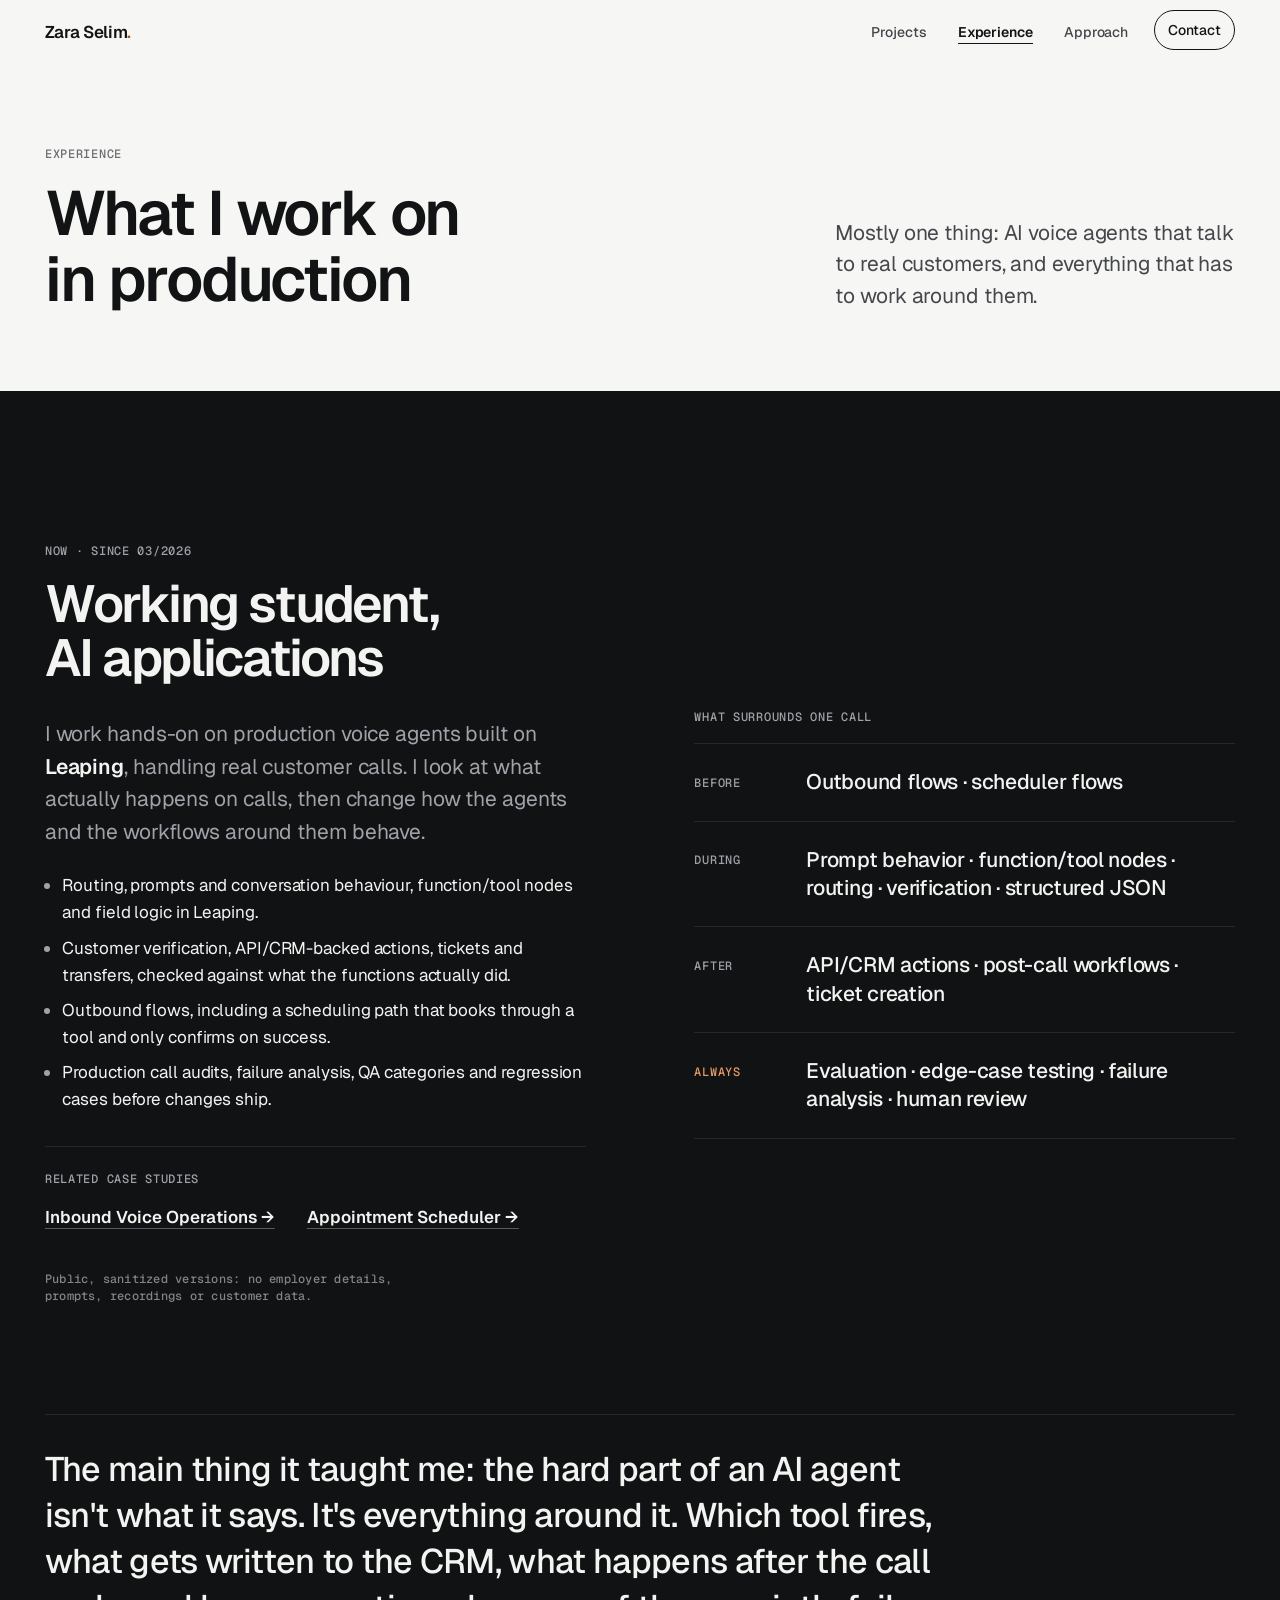
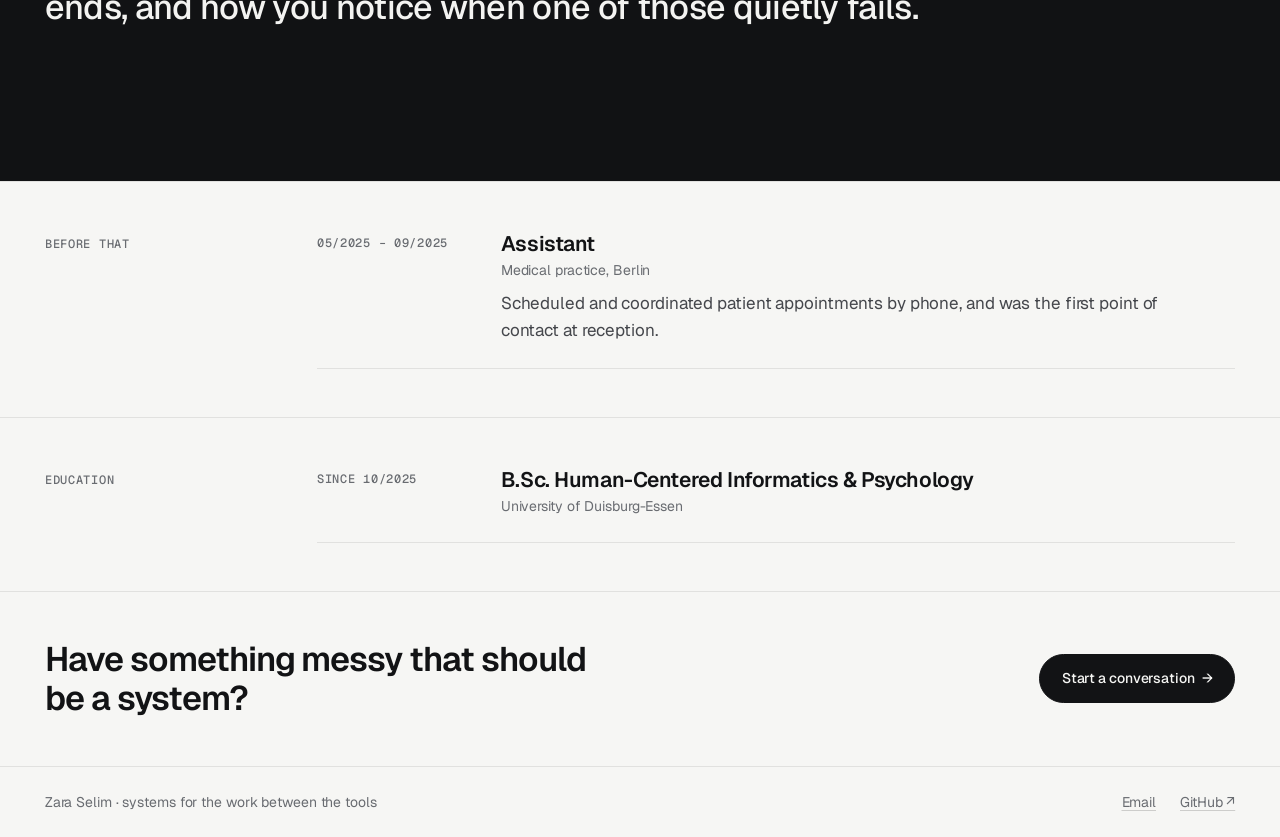
<file: experience/index.html>
<!DOCTYPE html>
<html lang="en">
<head>
<meta charset="UTF-8" />
<meta name="viewport" content="width=device-width, initial-scale=1, viewport-fit=cover" />
<title>Experience — Zara Selim</title>
<meta name="description" content="Zara Selim's hands-on production work on AI voice agents built on Leaping: routing, verification, tools and APIs, outbound and scheduling flows, testing, debugging and reliability." />
<meta name="author" content="Zara Selim" />
<meta name="theme-color" content="#f6f6f4" />
<link rel="canonical" href="https://zaraselim.com/experience/" />
<meta property="og:type" content="website" />
<meta property="og:url" content="https://zaraselim.com/experience/" />
<meta property="og:title" content="Experience — Zara Selim" />
<meta property="og:description" content="Zara Selim's hands-on production work on AI voice agents built on Leaping: routing, verification, tools and APIs, outbound and scheduling flows, testing, debugging and reliability." />
<meta property="og:image" content="https://zaraselim.com/assets/img/og.png" />
<meta name="twitter:card" content="summary_large_image" />
<meta name="twitter:title" content="Experience — Zara Selim" />
<meta name="twitter:description" content="Zara Selim's hands-on production work on AI voice agents built on Leaping: routing, verification, tools and APIs, outbound and scheduling flows, testing, debugging and reliability." />
<meta name="twitter:image" content="https://zaraselim.com/assets/img/og.png" />
<link rel="icon" href="/assets/favicon.svg" type="image/svg+xml" />
<link rel="preconnect" href="https://fonts.googleapis.com" />
<link rel="preconnect" href="https://fonts.gstatic.com" crossorigin />
<link href="https://fonts.googleapis.com/css2?family=Geist:wght@400;500;600;700&family=Geist+Mono:wght@400;500&family=Instrument+Serif:ital@1&display=swap" rel="stylesheet" />
<link rel="stylesheet" href="/assets/css/site.css" />
<script>document.documentElement.classList.add("js");</script>
</head><body data-page="experience">
<a class="skip-link" href="#main">Skip to content</a>

<header class="site-header" id="siteHeader">
  <div class="header-inner">
    <a class="wordmark" href="/" aria-label="Zara Selim, home">Zara Selim<span class="wordmark-dot" aria-hidden="true">.</span></a>
    <nav class="nav" aria-label="Primary">
      <ul class="nav-list">
        <li><a href="/projects/">Projects</a></li>
        <li><a href="/experience/" aria-current="page">Experience</a></li>
        <li><a href="/approach/">Approach</a></li>
        <li><a href="/contact/" class="nav-contact">Contact</a></li>
      </ul>
    </nav>
    <button class="menu-button" id="menuButton" type="button" aria-expanded="false" aria-controls="mobileMenu">
      <span class="menu-button-label">Menu</span>
      <span class="menu-icon" aria-hidden="true"><span></span><span></span></span>
    </button>
  </div>
</header>

<div class="mobile-menu" id="mobileMenu" hidden>
  <nav aria-label="Mobile">
    <ol class="mobile-menu-list">
      <li><a href="/">Home</a></li>
      <li><a href="/projects/">Projects</a></li>
      <li><a href="/experience/" aria-current="page">Experience</a></li>
      <li><a href="/approach/">Approach</a></li>
      <li><a href="/contact/">Contact</a></li>
    </ol>
  </nav>
  <div class="mobile-menu-foot">
    <span class="mono">Email</span>
    <a href="mailto:zaraselim04@gmail.com">zaraselim04@gmail.com</a>
    <a href="https://github.com/zayzyyazy" target="_blank" rel="noopener">GitHub ↗</a>
  </div>
</div>

<main id="main">
  <section class="page page--tight" aria-labelledby="pageTitle">
    <div class="wrap">
      <header class="section-head page-head">
        <p class="section-index mono">Experience</p>
        <h1 class="section-title page-title" id="pageTitle">What I work on in production</h1>
        <p class="section-intro">Mostly one thing: AI voice agents that talk to real customers, and everything that has to work around them.</p>
      </header>
    </div>
  </section>

  <section class="experience dark" aria-labelledby="expTitle">
    <div class="wrap exp-grid">
      <div class="exp-copy">
        <p class="section-index mono">Now · since 03/2026</p>
        <h2 class="section-title" id="expTitle">Working student, AI applications</h2>
        <p>I work hands-on on production voice agents built on <strong>Leaping</strong>, handling real customer calls. I look at what actually happens on calls, then change how the agents and the workflows around them behave.</p>
        <ul class="exp-list">
          <li>Routing, prompts and conversation behaviour, function/tool nodes and field logic in Leaping.</li>
          <li>Customer verification, API/CRM-backed actions, tickets and transfers, checked against what the functions actually did.</li>
          <li>Outbound flows, including a scheduling path that books through a tool and only confirms on success.</li>
          <li>Production call audits, failure analysis, QA categories and regression cases before changes ship.</li>
        </ul>
        <div class="exp-related">
          <p class="mono">Related case studies</p>
          <p class="exp-related-links"><button type="button" data-open="inbound">Inbound Voice Operations →</button><button type="button" data-open="scheduler">Appointment Scheduler →</button></p>
          <p class="exp-confidential mono">Public, sanitized versions: no employer details, prompts, recordings or customer data.</p>
        </div>
      </div>
      <div class="call-map" aria-label="The kinds of work around one production call">
        <p class="mono call-map-title">What surrounds one call</p>
        <div class="call-layers">
          <div class="call-layer"><h3 class="mono">Before</h3><p>Outbound flows · scheduler flows</p></div>
          <div class="call-layer"><h3 class="mono">During</h3><p>Prompt behavior · function/tool nodes · routing · verification · structured JSON</p></div>
          <div class="call-layer"><h3 class="mono">After</h3><p>API/CRM actions · post-call workflows · ticket creation</p></div>
          <div class="call-layer call-layer--accent"><h3 class="mono">Always</h3><p>Evaluation · edge-case testing · failure analysis · human review</p></div>
        </div>
      </div>
    </div>
    <div class="wrap">
      <blockquote class="exp-lesson">
        <p>The main thing it taught me: the hard part of an AI agent isn't what it says. It's everything around it. Which tool fires, what gets written to the CRM, what happens after the call ends, and how you notice when one of those quietly fails.</p>
      </blockquote>
    </div>
  </section>

  <section class="page-section" aria-labelledby="beforeTitle">
    <div class="wrap two-col">
      <h2 class="mono col-label" id="beforeTitle">Before that</h2>
      <ol class="timeline">
        <li>
          <p class="tl-when mono">05/2025 – 09/2025</p>
          <div><h3>Assistant</h3><p class="tl-org">Medical practice, Berlin</p>
          <p>Scheduled and coordinated patient appointments by phone, and was the first point of contact at reception.</p></div>
        </li>
      </ol>
    </div>
  </section>

  <section class="page-section" aria-labelledby="eduTitle">
    <div class="wrap two-col">
      <h2 class="mono col-label" id="eduTitle">Education</h2>
      <ol class="timeline">
        <li>
          <p class="tl-when mono">since 10/2025</p>
          <div><h3>B.Sc. Human-Centered Informatics &amp; Psychology</h3><p class="tl-org">University of Duisburg-Essen</p></div>
        </li>
      </ol>
    </div>
  </section>

  <section class="page-cta" aria-label="Contact">
    <div class="wrap page-cta-inner">
      <p class="page-cta-title">Have something messy that should be a system?</p>
      <a class="btn btn-primary" href="/contact/">Start a conversation <span aria-hidden="true">→</span></a>
    </div>
  </section>

</main>

<footer class="site-footer">
  <div class="wrap footer-inner">
    <span>Zara Selim · systems for the work between the tools</span>
    <span class="footer-links"><a href="mailto:zaraselim04@gmail.com">Email</a><a href="https://github.com/zayzyyazy" target="_blank" rel="noopener">GitHub ↗</a></span>
  </div>
</footer>

<script src="/assets/js/projects.js"></script>
<script src="/assets/js/cards.js"></script>
<script src="/assets/js/main.js"></script>
</body>
</html>
</file>
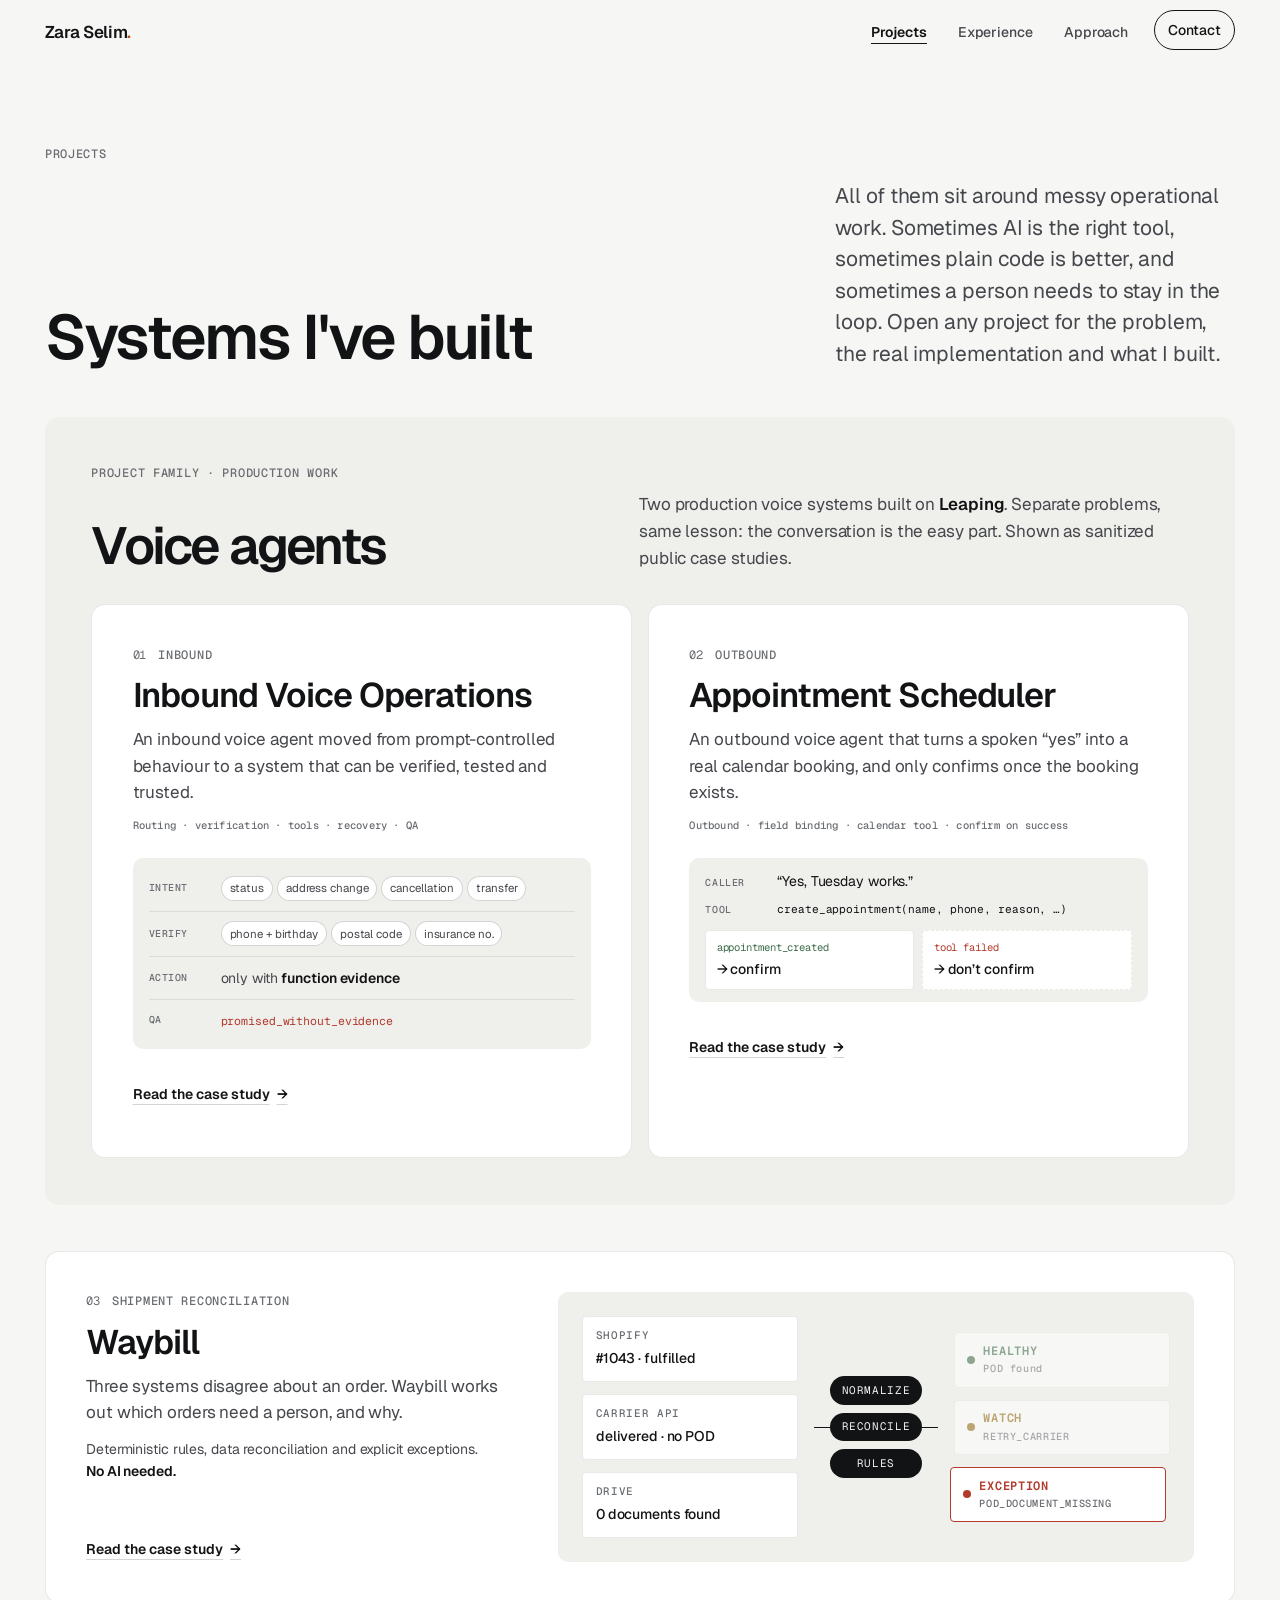
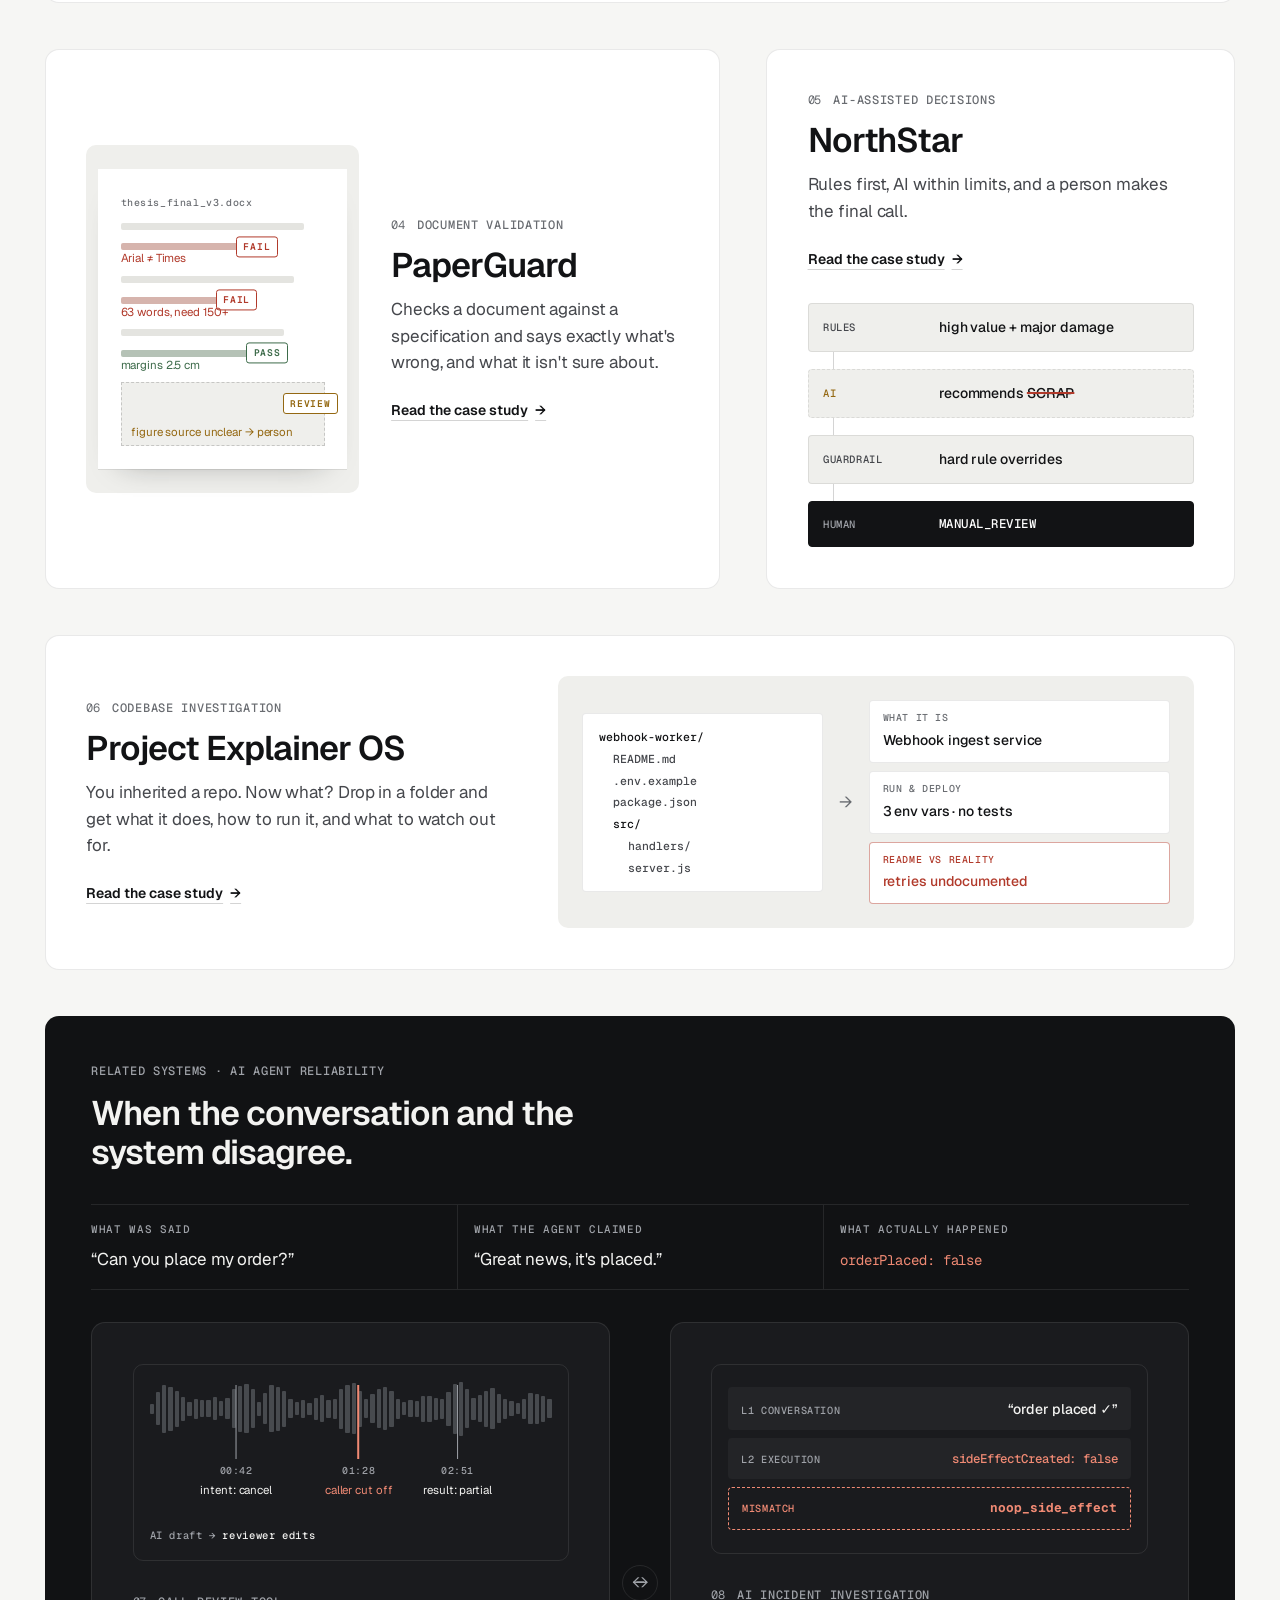
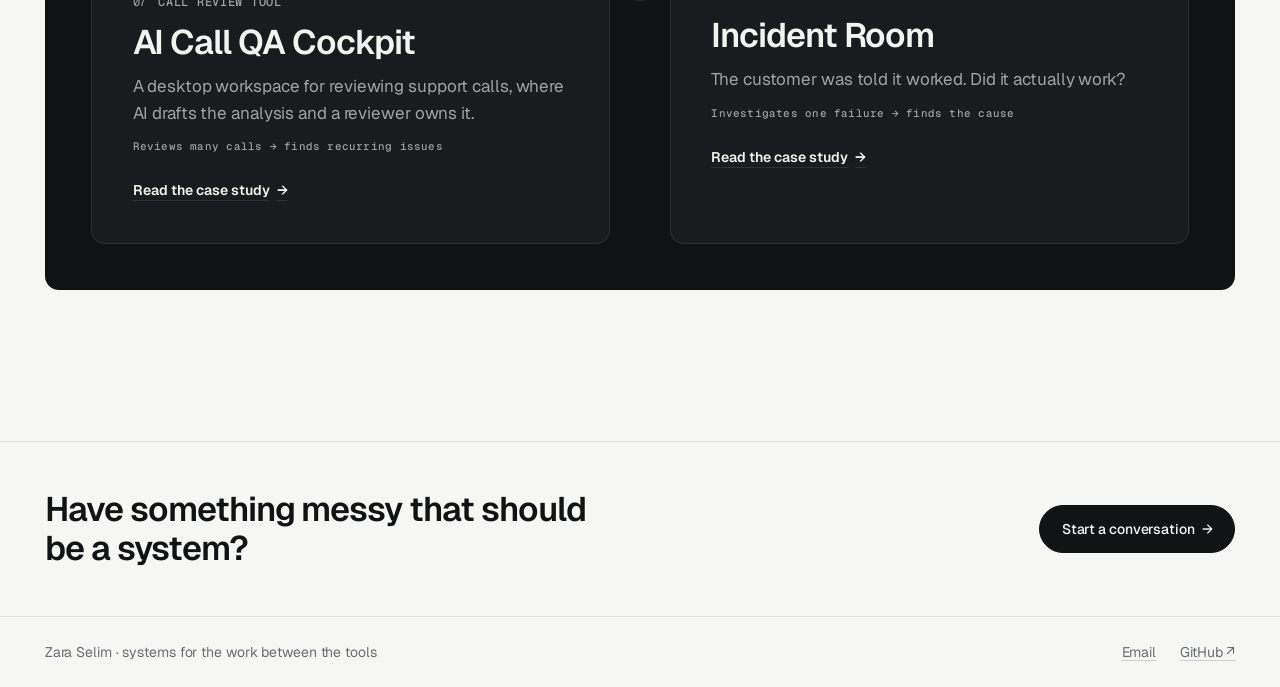
<file: projects/index.html>
<!DOCTYPE html>
<html lang="en">
<head>
<meta charset="UTF-8" />
<meta name="viewport" content="width=device-width, initial-scale=1, viewport-fit=cover" />
<title>Projects — Zara Selim</title>
<meta name="description" content="Case studies of systems Zara Selim has built: production voice agents on Leaping, n8n reconciliation and document validation, AI-assisted decisions with human review, codebase tooling, and AI call QA and incident investigation." />
<meta name="author" content="Zara Selim" />
<meta name="theme-color" content="#f6f6f4" />
<link rel="canonical" href="https://zaraselim.com/projects/" />
<meta property="og:type" content="website" />
<meta property="og:url" content="https://zaraselim.com/projects/" />
<meta property="og:title" content="Projects — Zara Selim" />
<meta property="og:description" content="Case studies of systems Zara Selim has built: production voice agents on Leaping, n8n reconciliation and document validation, AI-assisted decisions with human review, codebase tooling, and AI call QA and incident investigation." />
<meta property="og:image" content="https://zaraselim.com/assets/img/og.png" />
<meta name="twitter:card" content="summary_large_image" />
<meta name="twitter:title" content="Projects — Zara Selim" />
<meta name="twitter:description" content="Case studies of systems Zara Selim has built: production voice agents on Leaping, n8n reconciliation and document validation, AI-assisted decisions with human review, codebase tooling, and AI call QA and incident investigation." />
<meta name="twitter:image" content="https://zaraselim.com/assets/img/og.png" />
<link rel="icon" href="/assets/favicon.svg" type="image/svg+xml" />
<link rel="preconnect" href="https://fonts.googleapis.com" />
<link rel="preconnect" href="https://fonts.gstatic.com" crossorigin />
<link href="https://fonts.googleapis.com/css2?family=Geist:wght@400;500;600;700&family=Geist+Mono:wght@400;500&family=Instrument+Serif:ital@1&display=swap" rel="stylesheet" />
<link rel="stylesheet" href="/assets/css/site.css" />
<script>document.documentElement.classList.add("js");</script>
</head><body data-page="projects">
<a class="skip-link" href="#main">Skip to content</a>

<header class="site-header" id="siteHeader">
  <div class="header-inner">
    <a class="wordmark" href="/" aria-label="Zara Selim, home">Zara Selim<span class="wordmark-dot" aria-hidden="true">.</span></a>
    <nav class="nav" aria-label="Primary">
      <ul class="nav-list">
        <li><a href="/projects/" aria-current="page">Projects</a></li>
        <li><a href="/experience/">Experience</a></li>
        <li><a href="/approach/">Approach</a></li>
        <li><a href="/contact/" class="nav-contact">Contact</a></li>
      </ul>
    </nav>
    <button class="menu-button" id="menuButton" type="button" aria-expanded="false" aria-controls="mobileMenu">
      <span class="menu-button-label">Menu</span>
      <span class="menu-icon" aria-hidden="true"><span></span><span></span></span>
    </button>
  </div>
</header>

<div class="mobile-menu" id="mobileMenu" hidden>
  <nav aria-label="Mobile">
    <ol class="mobile-menu-list">
      <li><a href="/">Home</a></li>
      <li><a href="/projects/" aria-current="page">Projects</a></li>
      <li><a href="/experience/">Experience</a></li>
      <li><a href="/approach/">Approach</a></li>
      <li><a href="/contact/">Contact</a></li>
    </ol>
  </nav>
  <div class="mobile-menu-foot">
    <span class="mono">Email</span>
    <a href="mailto:zaraselim04@gmail.com">zaraselim04@gmail.com</a>
    <a href="https://github.com/zayzyyazy" target="_blank" rel="noopener">GitHub ↗</a>
  </div>
</div>

<main id="main">
  <section class="work page" aria-labelledby="pageTitle">
    <div class="wrap">
      <header class="section-head page-head">
        <p class="section-index mono">Projects</p>
        <h1 class="section-title page-title" id="pageTitle">Systems I've built</h1>
        <p class="section-intro">All of them sit around messy operational work. Sometimes AI is the right tool, sometimes plain code is better, and sometimes a person needs to stay in the loop. Open any project for the problem, the real implementation and what I built.</p>
      </header>

      <div class="projects">
        <section class="family reveal" aria-labelledby="familyTitle">
          <header class="family-head">
            <p class="mono family-kicker">Project family · production work</p>
            <h2 class="family-title" id="familyTitle">Voice agents</h2>
            <p class="family-intro">Two production voice systems built on <strong>Leaping</strong>. Separate problems, same lesson: the conversation is the easy part. Shown as sanitized public case studies.</p>
          </header>
          <div class="family-grid">
            <div data-card="inbound"></div>
            <div data-card="scheduler"></div>
          </div>
        </section>

        <div data-card="waybill"></div>
        <div data-card="paperguard"></div>
        <div data-card="northstar"></div>
        <div data-card="explainer"></div>

        <div class="reliability reveal" aria-labelledby="relTitle">
          <div class="reliability-head">
            <p class="mono reliability-kicker">Related systems · AI agent reliability</p>
            <h2 class="reliability-title" id="relTitle">When the conversation and the system disagree.</h2>
            <div class="said-grid" aria-label="Three versions of what happened on a call">
              <div class="said"><span class="mono">What was said</span><q>“Can you place my order?”</q></div>
              <div class="said"><span class="mono">What the agent claimed</span><q>“Great news, it's placed.”</q></div>
              <div class="said said--truth"><span class="mono">What actually happened</span><code>orderPlaced: false</code></div>
            </div>
          </div>
          <div class="reliability-pair">
            <div data-card="call-qa"></div>
            <div class="pair-link" aria-hidden="true"><span>↔</span></div>
            <div data-card="incident-room"></div>
          </div>
        </div>
      </div>
      <noscript>
        <ul class="noscript-list">
          <li><a href="https://github.com/zayzyyazy/voice-agent-inbound-operations">Inbound Voice Operations</a></li>
          <li><a href="https://github.com/zayzyyazy/voice-agent-appointment-scheduler">Appointment Scheduler</a></li>
          <li><a href="https://github.com/zayzyyazy/n8n-waybill-reconciliation">Waybill: shipment reconciliation</a></li>
          <li><a href="https://github.com/zayzyyazy/n8n-paperguard-document-validator">PaperGuard: document validation</a></li>
          <li><a href="https://github.com/zayzyyazy/n8n-northstar-human-review">NorthStar: AI-assisted decisions with human review</a></li>
          <li><a href="https://github.com/zayzyyazy/Project-explainer2">Project Explainer OS</a></li>
          <li><a href="https://github.com/zayzyyazy/ai-call-qa-cockpit">AI Call QA Cockpit</a></li>
          <li><a href="https://github.com/zayzyyazy/Incident-Room">Incident Room</a></li>
        </ul>
      </noscript>
    </div>
  </section>

  <section class="page-cta" aria-label="Contact">
    <div class="wrap page-cta-inner">
      <p class="page-cta-title">Have something messy that should be a system?</p>
      <a class="btn btn-primary" href="/contact/">Start a conversation <span aria-hidden="true">→</span></a>
    </div>
  </section>

</main>

<footer class="site-footer">
  <div class="wrap footer-inner">
    <span>Zara Selim · systems for the work between the tools</span>
    <span class="footer-links"><a href="mailto:zaraselim04@gmail.com">Email</a><a href="https://github.com/zayzyyazy" target="_blank" rel="noopener">GitHub ↗</a></span>
  </div>
</footer>

<script src="/assets/js/projects.js"></script>
<script src="/assets/js/cards.js"></script>
<script src="/assets/js/main.js"></script>
</body>
</html>
</file>
<file: assets/css/site.css>
/* =========================================================
   zaraselim.com: design tokens
   Breakpoints (used in media queries below; CSS vars can't be):
     sm 560px · md 820px · lg 1100px · xl 1360px
   ========================================================= */
:root {
  /* Colour */
  /* ~90% neutral; one copper accent used sparingly */
  --bg: #f6f6f4;
  --surface: #ffffff;
  --surface-2: #efefec;
  --surface-3: #e8e8e4;
  --ink: #121315;
  --ink-2: #45474c;
  --muted: #696c71;
  --line: rgba(18, 19, 21, 0.09);
  --line-strong: rgba(18, 19, 21, 0.18);

  --accent: #b0531b;
  --accent-tint: #f5e7dc;

  --dark: #111214;
  --dark-2: #1a1b1e;
  --dark-line: rgba(255, 255, 255, 0.09);
  --on-dark: #f3f3f1;
  --on-dark-2: #9fa2a8;
  --accent-on-dark: #e39a64;

  /* Status colours: only inside project visuals */
  --ok: #3d6b4a;
  --watch: #946812;
  --exc: #b13a2b;
  --ok-dark: #8fc29c;
  --watch-dark: #e0b45a;
  --exc-dark: #f08a74;

  /* Type */
  --serif: "Instrument Serif", "Iowan Old Style", Georgia, serif;
  --sans: "Geist", ui-sans-serif, system-ui, -apple-system, "Segoe UI", sans-serif;
  --mono: "Geist Mono", ui-monospace, "SF Mono", Menlo, monospace;

  --fs-xs: 0.75rem;
  --fs-sm: 0.875rem;
  --fs-base: clamp(1rem, 0.96rem + 0.2vw, 1.0625rem);
  --fs-lg: clamp(1.125rem, 1.05rem + 0.4vw, 1.3125rem);
  --fs-xl: clamp(1.5rem, 1.25rem + 1.1vw, 2.125rem);
  --fs-2xl: clamp(2rem, 1.5rem + 2.2vw, 3.25rem);
  --fs-hero: clamp(2.6rem, 1.4rem + 4.4vw, 5.5rem);

  /* Space */
  --s-1: 0.25rem;
  --s-2: 0.5rem;
  --s-3: 0.75rem;
  --s-4: 1rem;
  --s-5: 1.5rem;
  --s-6: 2rem;
  --s-7: 3rem;
  --s-8: clamp(3.5rem, 2rem + 6vw, 7rem);
  --s-9: clamp(5rem, 3rem + 8vw, 10rem);
  --gutter: clamp(1rem, 0.4rem + 3vw, 3rem);
  --wrap: 1320px;
  --measure: 62ch;

  /* Shape */
  --r-sm: 4px;
  --r-md: 10px;
  --r-lg: 14px;

  /* Motion */
  --ease: cubic-bezier(0.2, 0.7, 0.2, 1);
  --ease-in-out: cubic-bezier(0.65, 0, 0.35, 1);
  --dur-1: 180ms;
  --dur-2: 420ms;
  --dur-3: 800ms;

  --header-h: 64px;
}

/* =========================================================
   Base
   ========================================================= */
*, *::before, *::after { box-sizing: border-box; }
* { margin: 0; }
html {
  color-scheme: light;
  -webkit-text-size-adjust: 100%;
  scroll-padding-top: calc(var(--header-h) + 12px);
}
@media (prefers-reduced-motion: no-preference) {
  html { scroll-behavior: smooth; }
}
body {
  min-height: 100vh;
  background: var(--bg);
  color: var(--ink);
  font-family: var(--sans);
  font-size: var(--fs-base);
  line-height: 1.6;
  letter-spacing: -0.006em;
  -webkit-font-smoothing: antialiased;
  text-rendering: optimizeLegibility;
  overflow-x: clip;
}
[hidden] { display: none !important; }
img, svg { display: block; max-width: 100%; }
img { height: auto; }
button { font: inherit; color: inherit; cursor: pointer; }
a { color: inherit; text-underline-offset: 0.2em; text-decoration-thickness: 1px; }
em { font-style: italic; }
strong { font-weight: 600; }
::selection { background: var(--ink); color: var(--bg); }

:focus-visible {
  outline: 2px solid var(--accent);
  outline-offset: 3px;
  border-radius: 2px;
}
.dark :focus-visible, .casefile :focus-visible { outline-color: var(--accent-on-dark); }

.mono {
  font-family: var(--mono);
  font-size: var(--fs-xs);
  letter-spacing: 0.06em;
  text-transform: uppercase;
  font-weight: 500;
}

.wrap {
  width: 100%;
  max-width: var(--wrap);
  margin-inline: auto;
  padding-inline: var(--gutter);
}

.skip-link {
  position: absolute;
  left: var(--s-4);
  top: -100px;
  z-index: 100;
  padding: var(--s-2) var(--s-4);
  background: var(--ink);
  color: var(--bg);
  border-radius: var(--r-sm);
}
.skip-link:focus { top: var(--s-4); }

/* =========================================================
   Buttons & links
   ========================================================= */
.btn {
  display: inline-flex;
  align-items: center;
  justify-content: center;
  gap: 0.5em;
  min-height: 48px;
  padding: 0.75rem 1.35rem;
  border-radius: 999px;
  border: 1px solid var(--ink);
  font-weight: 500;
  font-size: var(--fs-sm);
  text-decoration: none;
  transition: background var(--dur-1) var(--ease), color var(--dur-1) var(--ease), transform var(--dur-1) var(--ease), border-color var(--dur-1) var(--ease);
}
.btn span { transition: transform var(--dur-1) var(--ease); }
.btn:hover span { transform: translateX(3px); }
.btn-primary { background: var(--ink); color: var(--bg); }
.btn-primary:hover { background: #2b2d31; border-color: #2b2d31; }
.btn-ghost { background: transparent; color: var(--ink); }
.btn-ghost:hover { background: var(--ink); color: var(--bg); }
.btn-on-dark { background: var(--on-dark); border-color: var(--on-dark); color: var(--dark); }
.btn-on-dark:hover { background: #fff; border-color: #fff; color: var(--dark); }

.text-link {
  display: inline-flex;
  align-items: center;
  min-height: 44px;
  font-size: var(--fs-sm);
  color: var(--ink-2);
  text-decoration: underline;
  text-decoration-color: var(--line-strong);
}
.text-link:hover { color: var(--ink); text-decoration-color: currentColor; }

/* =========================================================
   Header + nav
   ========================================================= */
.site-header {
  position: sticky;
  top: 0;
  z-index: 50;
  padding-top: env(safe-area-inset-top, 0px);
  background: color-mix(in srgb, var(--bg) 86%, transparent);
  -webkit-backdrop-filter: blur(10px);
  backdrop-filter: blur(10px);
  border-bottom: 1px solid transparent;
  transition: border-color var(--dur-2) var(--ease);
}
.site-header.is-scrolled { border-bottom-color: var(--line); }
.header-inner {
  max-width: var(--wrap);
  margin-inline: auto;
  padding-inline: var(--gutter);
  height: var(--header-h);
  display: flex;
  align-items: center;
  justify-content: space-between;
  gap: var(--s-4);
}
.wordmark {
  display: inline-flex;
  align-items: center;
  min-height: 44px;
  font-family: var(--sans);
  font-weight: 600;
  font-size: 1.0625rem;
  line-height: 1;
  text-decoration: none;
  letter-spacing: -0.02em;
  white-space: nowrap;
}
.wordmark-dot { color: var(--accent); }

.nav-list { display: flex; gap: var(--s-1); list-style: none; padding: 0; }
.nav-list a {
  position: relative;
  display: inline-flex;
  align-items: center;
  min-height: 44px;
  padding-inline: 0.85rem;
  font-size: var(--fs-sm);
  font-weight: 500;
  text-decoration: none;
  color: var(--ink-2);
  transition: color var(--dur-1) var(--ease);
}
.nav-list a::after {
  content: "";
  position: absolute;
  left: 0.85rem;
  right: 0.85rem;
  bottom: 10px;
  height: 1px;
  background: var(--ink);
  transform: scaleX(0);
  transform-origin: left;
  transition: transform var(--dur-2) var(--ease);
}
.nav-list a:hover, .nav-list a[aria-current="page"] { color: var(--ink); }
.nav-list a:hover::after, .nav-list a[aria-current="page"]::after { transform: scaleX(1); }
.nav-list .nav-contact {
  margin-left: var(--s-2);
  border: 1px solid var(--ink);
  border-radius: 999px;
  min-height: 40px;
  align-self: center;
  color: var(--ink);
}
.nav-list .nav-contact::after { display: none; }
.nav-list .nav-contact:hover { background: var(--ink); color: var(--bg); }

.menu-button {
  display: none;
  align-items: center;
  gap: var(--s-3);
  min-height: 44px;
  padding: 0 0.25rem 0 0.9rem;
  background: none;
  border: 0;
  font-size: var(--fs-sm);
  font-weight: 500;
}
.menu-icon { position: relative; width: 36px; height: 36px; border: 1px solid var(--ink); border-radius: 50%; }
.menu-icon span {
  position: absolute;
  left: 10px;
  right: 10px;
  height: 1.5px;
  background: var(--ink);
  transition: transform var(--dur-2) var(--ease), top var(--dur-2) var(--ease);
}
.menu-icon span:first-child { top: 14px; }
.menu-icon span:last-child { top: 20px; }
.menu-button[aria-expanded="true"] .menu-icon span:first-child { top: 17px; transform: rotate(45deg); }
.menu-button[aria-expanded="true"] .menu-icon span:last-child { top: 17px; transform: rotate(-45deg); }

.mobile-menu {
  position: fixed;
  inset: 0;
  z-index: 45;
  display: flex;
  flex-direction: column;
  justify-content: space-between;
  padding: calc(var(--header-h) + env(safe-area-inset-top, 0px) + var(--s-6)) var(--gutter) calc(var(--s-6) + env(safe-area-inset-bottom, 0px));
  background: var(--bg);
  overflow-y: auto;
}
.mobile-menu-list { list-style: none; padding: 0; }
.mobile-menu-list li { border-bottom: 1px solid var(--line); }
.mobile-menu-list a {
  display: flex;
  align-items: baseline;
  gap: var(--s-4);
  padding: var(--s-4) 0;
  font-weight: 600;
  font-size: clamp(2rem, 9vw, 2.75rem);
  letter-spacing: -0.03em;
  line-height: 1.1;
  text-decoration: none;
}
.mobile-menu-list .mono { color: var(--muted); }
.mobile-menu-foot { display: grid; gap: var(--s-2); padding-top: var(--s-6); }
.mobile-menu-foot a { font-size: var(--fs-lg); min-height: 44px; display: inline-flex; align-items: center; }
.mobile-menu-foot .mono { color: var(--muted); }

@media (prefers-reduced-motion: no-preference) {
  .mobile-menu.is-open .mobile-menu-list li {
    animation: rise var(--dur-2) var(--ease) both;
    animation-delay: calc(var(--i, 0) * 50ms);
  }
}

@media (max-width: 819px) {
  .nav { display: none; }
  .menu-button { display: inline-flex; }
}

/* =========================================================
   Section scaffolding
   ========================================================= */
section { position: relative; }
.section-head {
  display: grid;
  grid-template-columns: minmax(0, 1fr);
  gap: var(--s-4);
  margin-bottom: var(--s-7);
}
.section-index { color: var(--muted); }
.section-title {
  font-weight: 600;
  font-size: var(--fs-2xl);
  line-height: 1.05;
  letter-spacing: -0.035em;
  max-width: 20ch;
  text-wrap: balance;
}
.section-title em { font-style: normal; color: var(--muted); }
.section-intro { max-width: 48ch; color: var(--ink-2); font-size: var(--fs-lg); line-height: 1.5; }
@media (min-width: 1100px) {
  .section-head {
    grid-template-columns: minmax(0, 1.3fr) minmax(0, 0.7fr);
    align-items: end;
    column-gap: var(--s-7);
  }
  .section-head .section-index { grid-column: 1; grid-row: 1; }
  .section-head .section-title { grid-column: 1; grid-row: 2; }
  .section-head .section-intro { grid-column: 2; grid-row: 2; }
}

.dark {
  background: var(--dark);
  color: var(--on-dark);
}
.dark .section-index { color: var(--on-dark-2); }
.dark .section-title em { color: var(--on-dark-2); }

/* =========================================================
   Hero
   ========================================================= */
.hero { padding-top: clamp(2rem, 0.5rem + 4.5vw, 4.5rem); padding-bottom: var(--s-7); }
.hero-grid {
  display: grid;
  grid-template-columns: minmax(0, 1fr);
  gap: var(--s-7);
  align-items: center;
}
@media (min-width: 1100px) {
  .hero-grid { grid-template-columns: minmax(0, 1.25fr) minmax(0, 0.9fr); gap: var(--s-6); }
}
.kicker {
  display: flex;
  align-items: center;
  gap: var(--s-3);
  font-size: var(--fs-sm);
  color: var(--ink-2);
  margin-bottom: var(--s-5);
}
.kicker-rule { display: none; }
.hero-title {
  font-weight: 600;
  font-size: var(--fs-hero);
  line-height: 0.98;
  letter-spacing: -0.045em;
}
.hero-title .line { display: block; }
.hero-title em { font-family: var(--serif); font-weight: 400; letter-spacing: -0.01em; color: var(--accent); }
.hero-lede {
  margin-top: var(--s-6);
  max-width: 52ch;
  font-size: var(--fs-lg);
  line-height: 1.55;
  color: var(--ink-2);
}
.hero-actions {
  display: flex;
  flex-wrap: wrap;
  align-items: center;
  gap: var(--s-3) var(--s-4);
  margin-top: var(--s-6);
}
@media (max-width: 559px) {
  .hero-actions .btn { width: 100%; }
}

.hero-figure { position: relative; margin: 0; }
.router { width: 100%; height: auto; overflow: visible; }
.router-tall { display: none; max-width: 420px; margin-inline: auto; }
@media (max-width: 559px) {
  .router-wide { display: none; }
  .router-tall { display: block; }
}
.router text { font-family: var(--sans); font-size: 13px; fill: var(--ink); }
.router .chip { fill: var(--surface); stroke: var(--line-strong); }
.router .chip-meta { display: none; }
.router-paths path { fill: none; stroke: var(--line-strong); stroke-width: 1; }
.router-paths path.out { stroke-width: 1.25; }
.router-paths .ok { stroke: var(--ok); }
.router-paths .watch { stroke: var(--watch); }
.router-paths .exc { stroke: var(--exc); }
.router-core rect { fill: var(--ink); }
.router-core line { stroke: rgba(243, 236, 225, 0.25); }
.router .core-label { font-family: var(--mono); font-size: 10.5px; letter-spacing: 0.08em; fill: var(--bg); }
.router .out-title { font-size: 14px; font-weight: 600; }
.router .out-sub { font-size: 14px; fill: var(--muted); }
.router .dot.ok { fill: var(--ok); }
.router .dot.watch { fill: var(--watch); }
.router .dot.exc { fill: var(--exc); }
.packets circle { fill: var(--muted); }
.packets .p-ok { fill: var(--ok); }
.packets .p-watch { fill: var(--watch); }
.packets .p-exc { fill: var(--exc); }
.router-tall text { font-size: 12.5px; }
.annotation {
  display: none;
  margin-top: var(--s-4);
  color: var(--muted);
  text-align: right;
}

/* Hero entrance + path drawing */
@media (prefers-reduced-motion: no-preference) {
  .js .hero-title .line { animation: rise var(--dur-3) var(--ease) both; }
  .js .hero-title .line:nth-child(2) { animation-delay: 90ms; }
  .js .hero-title .line:nth-child(3) { animation-delay: 180ms; }
  .js .hero-lede, .js .hero-actions, .js .kicker { animation: rise var(--dur-3) var(--ease) both; animation-delay: 260ms; }
  .js .router-paths path { stroke-dasharray: 400; stroke-dashoffset: 400; animation: draw 1.4s var(--ease-in-out) forwards; animation-delay: 300ms; }
  .js .router-paths path.out { animation-delay: 900ms; }
  .js .router-outputs g, .js .router-core { animation: fade var(--dur-3) var(--ease) both; animation-delay: 700ms; }
  .js .router-outputs g:nth-child(2) { animation-delay: 1000ms; }
  .js .router-outputs g:nth-child(3) { animation-delay: 1200ms; }
  .js .packets { animation: fade 600ms ease both; animation-delay: 1.6s; }
}
@media (prefers-reduced-motion: reduce) {
  .packets { display: none; }
}

.hero-facts {
  display: grid;
  grid-template-columns: repeat(4, minmax(0, 1fr));
  margin-top: var(--s-8);
  border-top: 1px solid var(--line);
}
.hero-facts > div { padding: var(--s-4) var(--s-4) 0 0; }
.hero-facts > div + div { padding-left: var(--s-4); }
.hero-facts dt { color: var(--muted); margin-bottom: var(--s-1); font-size: 0.6875rem; }
.hero-facts dd { font-size: var(--fs-sm); line-height: 1.45; color: var(--ink-2); }
@media (max-width: 819px) {
  .hero-facts { grid-template-columns: repeat(2, minmax(0, 1fr)); }
  .hero-facts > div:nth-child(3) { padding-left: 0; border-left: 0; }
  .hero-facts > div:nth-child(n + 3) { border-top: 1px solid var(--line); margin-top: var(--s-4); }
}
@media (max-width: 419px) {
  .hero-facts { grid-template-columns: minmax(0, 1fr); }
  .hero-facts > div, .hero-facts > div + div { padding-left: 0; border-left: 0; }
  .hero-facts > div + div { border-top: 1px solid var(--line); margin-top: var(--s-3); }
}

/* =========================================================
   Work / projects
   ========================================================= */
.work { padding-block: var(--s-8) var(--s-9); }
.projects { display: grid; gap: clamp(1.25rem, 0.5rem + 3vw, 3rem); }

.project {
  position: relative;
  display: grid;
  gap: var(--s-6);
  padding: clamp(1.25rem, 0.6rem + 2.4vw, 2.75rem);
  border: 1px solid var(--line);
  border-radius: var(--r-lg);
  background: var(--surface);
  transition: border-color var(--dur-2) var(--ease), transform var(--dur-2) var(--ease), box-shadow var(--dur-2) var(--ease);
}
@media (hover: hover) {
  .project:hover { border-color: var(--line-strong); transform: translateY(-2px); box-shadow: 0 20px 40px -30px rgba(18, 19, 21, 0.35); }
}
.project-text { display: flex; flex-direction: column; align-items: flex-start; min-width: 0; }
.project-meta { display: flex; align-items: baseline; gap: var(--s-3); color: var(--muted); }
.project-num {
  font-family: var(--mono);
  font-size: var(--fs-xs);
  line-height: 1;
  color: var(--muted);
}
.project-title {
  margin-top: var(--s-3);
  font-weight: 600;
  font-size: var(--fs-xl);
  line-height: 1.1;
  letter-spacing: -0.03em;
}
.project-tagline { margin-top: var(--s-3); max-width: 42ch; font-size: var(--fs-base); line-height: 1.55; color: var(--ink-2); }
.project-note { margin-top: var(--s-3); font-size: var(--fs-sm); color: var(--ink-2); max-width: 44ch; }
.project-note strong { color: var(--ink); font-weight: 600; }

/* The whole card is clickable via the button's stretched hit area */
.project-open {
  margin-top: auto;
  padding-top: var(--s-5);
  display: inline-flex;
  align-items: center;
  gap: 0.5em;
  min-height: 44px;
  background: none;
  border: 0;
  padding-inline: 0;
  font-size: var(--fs-sm);
  font-weight: 600;
  color: var(--ink);
  text-decoration: underline;
  text-decoration-color: var(--line-strong);
  text-underline-offset: 0.35em;
}
.project:hover .project-open { text-decoration-color: var(--accent); }
.project-open::after { content: ""; position: absolute; inset: 0; border-radius: inherit; }
.project-open span { display: inline-block; transition: transform var(--dur-1) var(--ease); }
.project:hover .project-open span { transform: translateX(4px); }
.project-open:focus-visible { outline: none; }
.project:has(.project-open:focus-visible) { outline: 2px solid var(--accent); outline-offset: 4px; }
.project--dark:has(.project-open:focus-visible) { outline-color: var(--on-dark); }

.project-visual { position: relative; min-width: 0; }

/* --- 01 Waybill (feature) --- */
.project--feature { background: var(--surface); }
@media (min-width: 1100px) {
  .project--feature { grid-template-columns: minmax(0, 0.8fr) minmax(0, 1.2fr); gap: var(--s-7); align-items: stretch; }
}
.vis-waybill {
  display: grid;
  grid-template-columns: minmax(0, 1fr) auto minmax(0, 1fr);
  align-items: center;
  gap: var(--s-4);
  padding: var(--s-5);
  border-radius: var(--r-md);
  background: var(--surface-2);
  border: 0;
}
.wb-sources, .wb-states { display: grid; gap: var(--s-3); }
.wb-src {
  padding: 0.6rem 0.8rem;
  border: 1px solid var(--line);
  border-radius: var(--r-sm);
  background: var(--surface);
}
.wb-src .mono { display: block; color: var(--muted); font-size: 0.68rem; }
.wb-src b { font-weight: 500; font-size: var(--fs-sm); }
.wb-pipe {
  position: relative;
  display: grid;
  gap: var(--s-2);
  padding-inline: var(--s-4);
}
.wb-pipe::before, .wb-pipe::after {
  content: "";
  position: absolute;
  top: 50%;
  width: var(--s-4);
  height: 1px;
  background: var(--ink);
}
.wb-pipe::before { left: 0; }
.wb-pipe::after { right: 0; }
.wb-step {
  display: block;
  padding: 0.35rem 0.7rem;
  border-radius: 999px;
  background: var(--ink);
  color: var(--bg);
  font-family: var(--mono);
  font-size: 0.68rem;
  letter-spacing: 0.06em;
  text-transform: uppercase;
  text-align: center;
}
.wb-state {
  display: grid;
  grid-template-columns: auto minmax(0, 1fr);
  column-gap: var(--s-2);
  align-items: center;
  padding: 0.55rem 0.8rem;
  border-radius: var(--r-sm);
  border: 1px solid var(--line);
  background: var(--surface);
  opacity: 0.55;
  transition: opacity var(--dur-2) var(--ease), border-color var(--dur-2) var(--ease), transform var(--dur-2) var(--ease);
}
.wb-state b { font-family: var(--mono); font-size: 0.75rem; letter-spacing: 0.06em; font-weight: 600; }
.wb-state .mono { grid-column: 2; font-size: 0.64rem; color: var(--muted); text-transform: none; overflow-wrap: anywhere; }
.wb-dot { width: 8px; height: 8px; border-radius: 50%; grid-row: span 2; }
.wb-state.ok .wb-dot { background: var(--ok); } .wb-state.ok b { color: var(--ok); }
.wb-state.watch .wb-dot { background: var(--watch); } .wb-state.watch b { color: var(--watch); }
.wb-state.exc .wb-dot { background: var(--exc); } .wb-state.exc b { color: var(--exc); }
.wb-state.is-hit { opacity: 1; border-color: currentColor; color: var(--exc); transform: translateX(-4px); }
.wb-state.is-hit.ok { color: var(--ok); }
.wb-state.is-hit.watch { color: var(--watch); }
@media (max-width: 559px) {
  .vis-waybill { grid-template-columns: minmax(0, 1fr); padding: var(--s-4); }
  .wb-pipe { grid-template-columns: repeat(3, minmax(0, 1fr)); padding: var(--s-4) 0; }
  .wb-pipe::before, .wb-pipe::after { left: 50%; width: 1px; height: var(--s-4); top: 0; }
  .wb-pipe::after { top: auto; bottom: 0; right: auto; }
  .wb-step { padding-inline: 0.3rem; font-size: 0.62rem; }
  .wb-state.is-hit { transform: none; }
}

/* --- 02 PaperGuard --- */
.projects { grid-template-columns: minmax(0, 1fr); }
@media (min-width: 1100px) {
  .projects { grid-template-columns: repeat(12, minmax(0, 1fr)); }
  .project--feature, .reliability, .project--strip, .project--explainer, .family { grid-column: 1 / -1; }
  .project--paper { grid-column: 1 / span 7; }
  .project--north { grid-column: 8 / span 5; }
}
@media (min-width: 820px) and (max-width: 1099px) {
  .project--paper { grid-template-columns: minmax(0, 0.9fr) minmax(0, 1fr); align-items: center; }
  .project--north { grid-template-columns: minmax(0, 1fr) minmax(0, 0.9fr); align-items: center; }
}
@media (min-width: 1100px) {
  .project--paper { grid-template-columns: minmax(0, 0.95fr) minmax(0, 1fr); align-items: center; }
}
.vis-paper {
  display: grid;
  place-items: center;
  padding: var(--s-5) var(--s-3);
  background: var(--surface-2);
  border-radius: var(--r-md);
  min-height: 300px;
}
.sheet {
  position: relative;
  width: min(100%, 300px);
  padding: 1.6rem 1.4rem 1.4rem;
  background: #fff;
  box-shadow: 0 1px 0 var(--line), 0 16px 30px -24px rgba(18, 19, 21, 0.4);
}
.sheet-file { color: var(--muted); font-size: 0.62rem; margin-bottom: var(--s-3); text-transform: none; }
.sheet-line {
  position: relative;
  height: 7px;
  margin-bottom: 0.85rem;
  border-radius: 2px;
  background: #e4e4e0;
}
.w90 { width: 90%; } .w85 { width: 85%; } .w80 { width: 80%; } .w75 { width: 75%; } .w70 { width: 70%; } .w60 { width: 60%; }
.mark-fail { background: color-mix(in srgb, var(--exc) 28%, #e4e4e0); }
.mark-pass { background: color-mix(in srgb, var(--ok) 28%, #e4e4e0); }
.sheet-figure {
  position: relative;
  height: 64px;
  margin-top: var(--s-4);
  border: 1px dashed var(--line-strong);
  background: var(--surface-2);
}
.stamp {
  position: absolute;
  right: -0.9rem;
  top: 50%;
  translate: 0 -50%;
  padding: 0.12rem 0.4rem;
  font-family: var(--mono);
  font-size: 0.6rem;
  font-weight: 600;
  letter-spacing: 0.08em;
  border: 1.5px solid currentColor;
  border-radius: 3px;
  background: #fff;
}
.stamp.fail { color: var(--exc); }
.stamp.pass { color: var(--ok); }
.stamp.review { color: var(--watch); top: 0.6rem; translate: 0 0; }
.anno {
  position: absolute;
  left: 0;
  top: 9px;
  font-size: 0.72rem;
  line-height: 1;
  color: var(--exc);
  white-space: nowrap;
}
.mark-pass .anno { color: var(--ok); }
.sheet-figure .anno { top: auto; bottom: 0.5rem; left: 0.6rem; color: var(--watch); white-space: normal; }
.sheet-line.mark-fail, .sheet-line.mark-pass { margin-bottom: 1.6rem; }

/* --- 03 NorthStar --- */
.project--north { background: var(--surface); }
.gates { list-style: none; padding: 0; display: grid; gap: 0; counter-reset: gate; }
.gate {
  position: relative;
  display: grid;
  grid-template-columns: 6.5rem minmax(0, 1fr);
  align-items: center;
  gap: var(--s-3);
  padding: 0.75rem 0.9rem;
  border: 1px solid var(--line);
  border-radius: var(--r-sm);
  background: var(--surface-2);
}
.gate + .gate { margin-top: 1.1rem; }
.gate + .gate::before {
  content: "";
  position: absolute;
  left: 1.5rem;
  top: calc(-1.1rem - 1px);
  height: 1.1rem;
  width: 1px;
  background: var(--line-strong);
}
.gate .mono { font-size: 0.66rem; }
.gate b { font-weight: 500; font-size: var(--fs-sm); }
.gate s { text-decoration-color: var(--exc); text-decoration-thickness: 2px; }
.gate.rule .mono { color: var(--ink-2); }
.gate.ai .mono { color: var(--watch); }
.gate.ai { border-style: dashed; }
.gate.human { background: var(--ink); color: var(--surface); border-color: var(--ink); }
.gate.human .mono { color: var(--on-dark-2); }
.gate.human b { font-family: var(--mono); font-size: 0.78rem; letter-spacing: 0.04em; }

/* --- Reliability pair (dark band) --- */
.reliability {
  padding: clamp(1.25rem, 0.5rem + 3vw, 3rem);
  border-radius: var(--r-lg);
  background: var(--dark);
  color: var(--on-dark);
}
.reliability-kicker { color: var(--on-dark-2); }
.reliability-title {
  margin-top: var(--s-3);
  font-weight: 600;
  font-size: var(--fs-xl);
  line-height: 1.15;
  letter-spacing: -0.03em;
  max-width: 24ch;
}
.said-grid {
  display: grid;
  grid-template-columns: repeat(3, minmax(0, 1fr));
  margin-top: var(--s-6);
  border-top: 1px solid var(--dark-line);
  border-bottom: 1px solid var(--dark-line);
}
.said { padding: var(--s-4) var(--s-4) var(--s-4) 0; min-width: 0; }
.said + .said { padding-left: var(--s-4); border-left: 1px solid var(--dark-line); }
.said .mono { display: block; color: var(--on-dark-2); font-size: 0.68rem; margin-bottom: var(--s-2); }
.said q { font-size: var(--fs-base); quotes: none; color: var(--on-dark); }
.said--truth code { font-family: var(--mono); font-size: var(--fs-sm); color: var(--exc-dark); overflow-wrap: anywhere; }
@media (max-width: 819px) {
  .said-grid { grid-template-columns: minmax(0, 1fr); }
  .said, .said + .said { padding-left: 0; border-left: 0; }
  .said + .said { border-top: 1px solid var(--dark-line); }
}
.reliability-pair {
  display: grid;
  grid-template-columns: minmax(0, 1fr);
  gap: var(--s-5);
  margin-top: var(--s-6);
}
@media (min-width: 820px) { .reliability-pair { grid-template-columns: minmax(0, 1fr) auto minmax(0, 1fr); gap: var(--s-3); } }
.project--dark {
  background: var(--dark-2);
  border-color: var(--dark-line);
  color: var(--on-dark);
  align-content: start;
}
@media (hover: hover) {
  .project--dark:hover { border-color: var(--on-dark-2); box-shadow: none; }
}
.project--dark .project-meta, .project--dark .project-tagline { color: var(--on-dark-2); }
.project--dark .project-num { color: var(--on-dark-2); }
.project--dark .project-title { font-size: var(--fs-xl); }
.project--dark .project-open { color: var(--on-dark); text-decoration-color: var(--dark-line); }
.project--dark:hover .project-open { text-decoration-color: var(--accent-on-dark); }

.vis-qa {
  padding: var(--s-4);
  border: 1px solid var(--dark-line);
  border-radius: var(--r-md);
  min-height: 190px;
}
.wave { display: flex; align-items: center; gap: 2px; height: 56px; }
.wave i { flex: 1; min-width: 1px; background: var(--on-dark-2); opacity: 0.35; border-radius: 1px; }
.pins { position: relative; height: 82px; margin-top: var(--s-2); }
.pin {
  position: absolute;
  left: var(--x);
  top: 0;
  translate: -50% 0;
  display: grid;
  justify-items: center;
  gap: 2px;
  padding-top: 18px;
  font-size: 0.72rem;
  white-space: nowrap;
  color: var(--on-dark);
}
.pin::before {
  content: "";
  position: absolute;
  top: -60px;
  height: 74px;
  width: 1px;
  background: var(--on-dark-2);
}
.pin i { font-style: normal; color: var(--on-dark-2); font-size: 0.62rem; }
.pin--flag { color: var(--exc-dark); }
.pin--flag::before { background: var(--exc-dark); width: 2px; }
.pin:first-child { translate: -30% 0; }
.pin:last-child { translate: -70% 0; }
.qa-draft { color: var(--on-dark-2); font-size: 0.66rem; text-transform: none; }
.qa-draft span { color: var(--on-dark); }

.vis-incident {
  padding: var(--s-4);
  border: 1px solid var(--dark-line);
  border-radius: var(--r-md);
  min-height: 190px;
  display: grid;
  align-content: center;
}
.trace { display: grid; gap: var(--s-2); }
.trace-row, .trace-verdict {
  display: flex;
  justify-content: space-between;
  align-items: baseline;
  flex-wrap: wrap;
  gap: var(--s-1) var(--s-3);
  padding: 0.65rem 0.8rem;
  border-radius: var(--r-sm);
  background: rgba(255, 255, 255, 0.04);
}
.trace-row .mono, .trace-verdict .mono { color: var(--on-dark-2); font-size: 0.64rem; }
.trace-row b { font-weight: 500; font-size: var(--fs-sm); }
.trace-row:nth-child(1) b { color: var(--on-dark); }
.trace-row:nth-child(2) b { color: var(--exc-dark); font-family: var(--mono); font-size: 0.78rem; }
.trace-verdict { background: transparent; border: 1px dashed var(--exc-dark); }
.trace-verdict b { font-family: var(--mono); font-size: 0.8rem; color: var(--exc-dark); }
.trace-verdict .mono { color: var(--exc-dark); }

/* --- 06 Knowledge strip --- */
.project--strip { padding-block: clamp(1.25rem, 0.8rem + 1.6vw, 2rem); background: transparent; }
@media (min-width: 1100px) {
  .project--strip { grid-template-columns: minmax(0, 0.8fr) minmax(0, 1.2fr); align-items: center; }
}
.project--strip .project-title { font-size: var(--fs-xl); }
.vis-knowledge {
  list-style: none;
  padding: 0;
  display: flex;
  flex-wrap: wrap;
  align-items: center;
  gap: var(--s-2);
}
.vis-knowledge li {
  display: inline-flex;
  align-items: center;
  gap: var(--s-2);
  padding: 0.4rem 0.75rem;
  border: 1px solid var(--line);
  border-radius: 999px;
  background: var(--surface);
  font-family: var(--mono);
  font-size: 0.72rem;
  color: var(--ink-2);
}
.vis-knowledge li:not(:last-child)::after { content: "→"; color: var(--muted); margin-right: calc(-1 * var(--s-1)); }
.vis-knowledge li:last-child { color: var(--ink); border-color: var(--line-strong); }

.noscript-list { margin-top: var(--s-6); }

/* =========================================================
   Experience
   ========================================================= */
.experience { padding-block: var(--s-9); }
.exp-grid {
  display: grid;
  grid-template-columns: minmax(0, 1fr);
  gap: var(--s-7);
}
@media (min-width: 1100px) { .exp-grid { grid-template-columns: minmax(0, 1fr) minmax(0, 1fr); align-items: center; gap: var(--s-8); } }
.exp-copy .section-title { margin-top: var(--s-4); margin-bottom: var(--s-6); }
.exp-copy p:not(.section-index) { max-width: 52ch; color: var(--on-dark-2); font-size: var(--fs-lg); line-height: 1.55; }
.exp-copy p + p { margin-top: var(--s-4); }
.exp-copy strong { color: var(--on-dark); font-weight: 600; }
.exp-copy p.exp-confidential { font-size: var(--fs-xs); color: var(--on-dark-2); opacity: 0.8; margin-top: var(--s-6); text-transform: none; letter-spacing: 0.02em; }

.call-map { position: relative; display: grid; gap: 0; }
.call-ring { display: none; }
.call-layers { display: grid; gap: 0; border-top: 1px solid var(--dark-line); }
.call-layer {
  display: grid;
  grid-template-columns: 6rem minmax(0, 1fr);
  gap: var(--s-4);
  padding: var(--s-5) 0;
  border-bottom: 1px solid var(--dark-line);
}
.call-layer h3 { color: var(--on-dark-2); font-weight: 500; padding-top: 0.35rem; }
.call-layer p { font-size: var(--fs-lg); font-weight: 500; line-height: 1.35; letter-spacing: -0.015em; }
.call-layer--accent h3 { color: var(--accent-on-dark); }
.call-layer--accent p { color: var(--on-dark); }
@media (max-width: 419px) {
  .call-layer { grid-template-columns: minmax(0, 1fr); gap: var(--s-2); }
}

/* =========================================================
   Approach: the sorter
   ========================================================= */
.approach { padding-block: var(--s-9) var(--s-8); }
.approach .section-title { max-width: 22ch; }
.sorter-cases {
  display: flex;
  flex-wrap: wrap;
  gap: var(--s-2);
  margin-bottom: var(--s-6);
}
.case {
  min-height: 44px;
  padding: 0.55rem 1rem;
  border: 1px solid var(--line-strong);
  border-radius: 999px;
  background: var(--surface);
  font-size: var(--fs-sm);
  text-align: left;
  transition: background var(--dur-1) var(--ease), border-color var(--dur-1) var(--ease), color var(--dur-1) var(--ease);
}
.case:hover { border-color: var(--ink); }
.case[aria-pressed="true"] { background: var(--ink); color: var(--surface); border-color: var(--ink); }

.lanes {
  display: grid;
  grid-template-columns: repeat(3, minmax(0, 1fr));
  border-top: 1px solid var(--line-strong);
}
.lane {
  position: relative;
  padding: var(--s-5) var(--s-5) var(--s-5) 0;
  transition: background var(--dur-2) var(--ease);
}
.lane + .lane { padding-left: var(--s-5); border-left: 1px solid var(--line); }
.lane-tag { color: var(--muted); }
.lane-title {
  margin-top: var(--s-2);
  font-weight: 600;
  font-size: var(--fs-xl);
  letter-spacing: -0.03em;
  line-height: 1.1;
  transition: color var(--dur-2) var(--ease);
}
.lane-desc { margin-top: var(--s-3); color: var(--ink-2); font-size: var(--fs-sm); max-width: 30ch; }
.lane-slot { position: relative; min-height: 56px; margin-top: var(--s-4); }
.lane-token {
  display: inline-block;
  max-width: 100%;
  padding: 0.5rem 0.9rem;
  border-radius: 999px;
  background: var(--ink);
  color: var(--surface);
  font-size: var(--fs-sm);
}
@media (prefers-reduced-motion: no-preference) {
  .lane-token { animation: drop var(--dur-2) var(--ease) both; }
}
.lane.is-active .lane-title { color: var(--ink); }
.lane.is-active::before {
  content: "";
  position: absolute;
  top: -1px;
  left: 0;
  right: 0;
  height: 2px;
  background: var(--accent);
}
.lane + .lane.is-active::before { left: 0; }
.sorter-result {
  margin-top: var(--s-5);
  min-height: 3.2em;
  padding-top: var(--s-4);
  border-top: 1px solid var(--line);
  color: var(--ink-2);
  max-width: 70ch;
}
.sorter-result b { color: var(--ink); font-weight: 600; }
.sorter-result button {
  background: none;
  border: 0;
  padding: 0;
  font-weight: 600;
  color: var(--ink);
  text-decoration: underline;
  text-decoration-color: var(--accent);
  text-underline-offset: 0.2em;
}
@media (max-width: 819px) {
  .lanes { grid-template-columns: minmax(0, 1fr); }
  .lane, .lane + .lane { padding: var(--s-4) 0; border-left: 0; }
  .lane + .lane { border-top: 1px solid var(--line); }
  .lane { display: grid; grid-template-columns: minmax(0, 1fr) auto; column-gap: var(--s-4); align-items: end; }
  .lane-tag, .lane-title, .lane-desc { grid-column: 1; }
  .lane-title { font-size: var(--fs-xl); }
  .lane-slot { grid-column: 1 / -1; min-height: 0; margin-top: 0; }
  .lane.is-active .lane-slot { margin-top: var(--s-3); }
}

/* =========================================================
   Help
   ========================================================= */
.help { padding-block: var(--s-8); }
.help-list { list-style: none; padding: 0; border-top: 1px solid var(--line-strong); }
.help-item {
  display: grid;
  grid-template-columns: 3rem minmax(0, 1fr) minmax(0, 1.2fr) minmax(0, 0.7fr);
  gap: var(--s-5);
  align-items: baseline;
  padding: var(--s-5) 0;
  border-bottom: 1px solid var(--line);
  transition: background var(--dur-2) var(--ease);
}
.help-num { font-family: var(--mono); font-size: var(--fs-xs); color: var(--muted); line-height: 1.6; }
.help-item h3 { font-weight: 600; font-size: var(--fs-lg); letter-spacing: -0.02em; line-height: 1.25; }
.help-item p { color: var(--ink-2); }
.help-seen { color: var(--muted); text-transform: none; letter-spacing: 0.02em; }
.help-seen button {
  background: none;
  border: 0;
  min-height: 44px;
  padding: 0.6rem 0.1rem;
  font: inherit;
  color: var(--ink);
  text-decoration: underline;
  text-decoration-color: var(--line-strong);
  text-underline-offset: 0.25em;
}
.help-seen button:hover { text-decoration-color: var(--accent); }
@media (max-width: 1099px) {
  .help-item { grid-template-columns: 2.5rem minmax(0, 1fr); row-gap: var(--s-2); }
  .help-item > :not(.help-num) { grid-column: 2; }
}

/* =========================================================
   About
   ========================================================= */
.about { padding-block: var(--s-8) var(--s-9); }
.about-grid {
  display: grid;
  grid-template-columns: minmax(0, 1fr);
  gap: var(--s-6);
}
@media (min-width: 1100px) {
  .about-grid { grid-template-columns: 10rem minmax(0, 1.1fr) minmax(0, 0.9fr); gap: var(--s-6) var(--s-7); }
}
.about-title { font-family: var(--mono); font-size: var(--fs-xs); font-weight: 500; letter-spacing: 0.06em; text-transform: uppercase; color: var(--muted); padding-top: 0.4rem; }
.about-copy p { font-size: var(--fs-lg); font-weight: 500; letter-spacing: -0.015em; line-height: 1.5; }
.about-copy p + p { margin-top: var(--s-4); color: var(--ink-2); font-weight: 400; }
.about-copy a { text-decoration-color: var(--line-strong); }
.about-copy a:hover { text-decoration-color: var(--accent); }
.notes { list-style: none; padding: 0; display: grid; gap: 0; align-self: start; }
.notes li {
  position: relative;
  padding: var(--s-3) 0 var(--s-3) 1.75rem;
  border-bottom: 1px solid var(--line);
  font-size: var(--fs-sm);
  color: var(--ink-2);
}
.notes li::before {
  content: "—";
  position: absolute;
  left: 0;
  top: var(--s-3);
  color: var(--muted);
}

/* =========================================================
   Contact + footer
   ========================================================= */
.contact { padding-block: var(--s-8) var(--s-9); }
.contact .wrap > * { min-width: 0; }

.contact-grid { display: grid; gap: var(--s-5); }
.contact-title {
  font-weight: 600;
  font-size: clamp(2.2rem, 1.3rem + 3.6vw, 4.5rem);
  line-height: 1.02;
  letter-spacing: -0.04em;
  max-width: 16ch;
}
.contact-title em { font-style: normal; color: var(--muted); }
.contact-copy { max-width: 56ch; color: var(--ink-2); font-size: var(--fs-lg); line-height: 1.55; }
.contact-actions {
  display: flex;
  flex-wrap: wrap;
  align-items: flex-end;
  justify-content: space-between;
  gap: var(--s-6);
  margin-top: var(--s-5);
  padding-top: var(--s-6);
  border-top: 0;
  padding-top: 0;
}
.contact-direct { display: grid; gap: var(--s-1); }
.contact-direct .mono { color: var(--muted); }
.contact-direct a { font-size: var(--fs-base); min-height: 40px; display: inline-flex; align-items: center; text-decoration-color: var(--line-strong); overflow-wrap: anywhere; }
.contact-direct a:hover { text-decoration-color: var(--accent); }
@media (max-width: 559px) { .contact-actions .btn { width: 100%; } }

.site-footer {
  color: var(--muted);
  border-top: 1px solid var(--line);
  font-size: var(--fs-sm);
}
.footer-inner {
  display: flex;
  flex-wrap: wrap;
  justify-content: space-between;
  gap: var(--s-3);
  padding-block: var(--s-5) calc(var(--s-5) + env(safe-area-inset-bottom, 0px));
}

/* =========================================================
   Case-study overlay
   ========================================================= */
.casefile {
  padding: 0;
  border: 0;
  background: transparent;
  color: var(--ink);
  width: min(1080px, calc(100vw - 2 * var(--gutter)));
  max-width: none;
  height: min(92vh, 1000px);
  max-height: none;
  margin: auto;
  overflow: visible;
}
.casefile::backdrop {
  background: rgba(17, 18, 20, 0.55);
  -webkit-backdrop-filter: blur(3px);
  backdrop-filter: blur(3px);
}
.case-panel {
  display: flex;
  flex-direction: column;
  height: 100%;
  overflow: hidden;
  background: var(--surface);
  border-radius: var(--r-lg);
  box-shadow: 0 40px 80px -30px rgba(0, 0, 0, 0.45);
}
.case-bar {
  flex: none;
  display: flex;
  align-items: center;
  justify-content: space-between;
  gap: var(--s-4);
  padding: var(--s-3) var(--s-3) var(--s-3) clamp(1.25rem, 0.5rem + 3vw, 3rem);
  border-bottom: 1px solid var(--line);
  background: var(--surface);
}
.case-bar-meta { color: var(--muted); white-space: nowrap; overflow: hidden; text-overflow: ellipsis; }
.case-bar-meta span:first-child { color: var(--ink); }
.case-close {
  display: inline-flex;
  align-items: center;
  gap: var(--s-2);
  min-height: 44px;
  padding: 0 1rem;
  border: 1px solid var(--line-strong);
  border-radius: 999px;
  background: var(--surface);
  font-size: var(--fs-sm);
  font-weight: 500;
  flex: none;
}
.case-close:hover { background: var(--ink); color: var(--surface); border-color: var(--ink); }
.case-close:focus-visible { outline-color: var(--accent); }
.case-body {
  flex: 1;
  overflow-y: auto;
  overscroll-behavior: contain;
  -webkit-overflow-scrolling: touch;
  padding: clamp(1.5rem, 0.5rem + 4vw, 3.5rem) clamp(1.25rem, 0.5rem + 3vw, 3rem) var(--s-8);
}
.case-body:focus { outline: none; }

@media (max-width: 819px) {
  .casefile {
    width: 100%;
    height: 100%;
    max-height: 100dvh;
    margin: 0;
    inset: 0;
  }
  .case-panel { border-radius: 0; }
  .case-bar { padding-top: calc(var(--s-3) + env(safe-area-inset-top, 0px)); }
  .case-body { padding-bottom: calc(var(--s-8) + env(safe-area-inset-bottom, 0px)); }
}
@media (max-width: 419px) {
  .case-close-label { display: none; }
  .case-close { width: 44px; padding: 0; justify-content: center; }
}

/* Open/close animation */
@media (prefers-reduced-motion: no-preference) {
  .casefile[open] .case-panel { animation: panel-in var(--dur-2) var(--ease) both; }
  .casefile[open]::backdrop { animation: fade var(--dur-2) ease both; }
  .casefile.is-closing .case-panel { animation: panel-out 220ms var(--ease-in-out) both; }
  .casefile.is-closing::backdrop { animation: fade-out 220ms ease both; }
}

/* Overlay content */
.cs-head { display: grid; gap: var(--s-4); padding-bottom: var(--s-6); border-bottom: 1px solid var(--line); }
.cs-num { display: none; }
.cs-title { font-weight: 600; font-size: clamp(2.2rem, 1.4rem + 3.4vw, 4rem); line-height: 1; letter-spacing: -0.045em; outline: none; }
.cs-tagline { font-size: var(--fs-lg); color: var(--ink-2); max-width: 46ch; line-height: 1.45; }
.cs-facts { display: flex; flex-wrap: wrap; align-items: center; gap: var(--s-3) var(--s-5); margin-top: var(--s-2); }
.cs-status { display: inline-flex; align-items: center; gap: var(--s-2); font-size: var(--fs-sm); color: var(--ink-2); }
.cs-status::before { content: ""; width: 7px; height: 7px; border-radius: 50%; background: var(--accent); }
.cs-links { display: flex; flex-wrap: wrap; gap: var(--s-2); }
.cs-links .btn { min-height: 44px; padding-block: 0.55rem; }

.cs-grid {
  display: grid;
  grid-template-columns: minmax(0, 1fr);
  gap: var(--s-7);
  margin-top: var(--s-7);
}
@media (min-width: 900px) {
  .cs-grid { grid-template-columns: minmax(0, 1.1fr) minmax(0, 0.9fr); gap: var(--s-7) var(--s-8); }
  .cs-wide { grid-column: 1 / -1; }
}
.cs-block h3 { color: var(--muted); margin-bottom: var(--s-3); }
.cs-block > p { font-size: clamp(1.0625rem, 1rem + 0.3vw, 1.1875rem); line-height: 1.6; max-width: var(--measure); }
.cs-block ul { padding-left: 1.1rem; display: grid; gap: var(--s-2); max-width: var(--measure); }
.cs-block li::marker { color: var(--muted); }
.cs-block--quote > p { font-size: var(--fs-lg); font-weight: 500; letter-spacing: -0.015em; line-height: 1.5; max-width: 70ch; }

.flow { list-style: none; padding: 0; position: relative; }
.flow-step {
  position: relative;
  display: grid;
  grid-template-columns: 1.5rem 5.5rem minmax(0, 1fr);
  gap: var(--s-3);
  padding-bottom: var(--s-4);
}
.flow-step::before {
  content: "";
  position: absolute;
  left: calc(0.75rem - 0.5px);
  top: 1.2rem;
  bottom: 0;
  width: 1px;
  background: var(--line-strong);
  transform-origin: top;
}
.flow-step:last-child::before { display: none; }
.flow-marker {
  position: relative;
  z-index: 1;
  width: 13px;
  height: 13px;
  margin: 0.3rem auto 0;
  border-radius: 50%;
  border: 2px solid var(--ink);
  background: var(--surface);
}
.flow-step[data-kind="input"] .flow-marker { background: var(--ink); }
.flow-step[data-kind="rule"] .flow-marker { border-radius: 2px; }
.flow-step[data-kind="ai"] .flow-marker { border-style: dashed; border-color: var(--watch); }
.flow-step[data-kind="human"] .flow-marker { background: var(--accent); border-color: var(--accent); }
.flow-step[data-kind="exception"] .flow-marker { border-color: var(--exc); background: var(--accent-tint); }
.flow-step[data-kind="output"] .flow-marker { background: var(--ok); border-color: var(--ok); }
.flow-label { font-family: var(--mono); font-size: 0.68rem; letter-spacing: 0.06em; text-transform: uppercase; color: var(--muted); padding-top: 0.2rem; }
.flow-step[data-kind="ai"] .flow-label { color: var(--watch); }
.flow-step[data-kind="human"] .flow-label, .flow-step[data-kind="exception"] .flow-label { color: var(--exc); }
.flow-title { font-weight: 500; line-height: 1.35; }
.flow-note { display: block; font-size: var(--fs-sm); color: var(--muted); font-weight: 400; }
.flow-step.is-branch { margin-left: 1.5rem; }
.flow-step.is-branch .flow-title { color: var(--exc); }
.flow-step.is-branch::after {
  content: "↳";
  position: absolute;
  left: -1.3rem;
  top: 0;
  color: var(--exc);
  font-family: var(--mono);
}
.flow-legend { display: flex; flex-wrap: wrap; gap: var(--s-2) var(--s-4); margin-top: var(--s-3); font-size: var(--fs-xs); color: var(--muted); }
.flow-legend span { display: inline-flex; align-items: center; gap: 0.4rem; }
.flow-legend i { width: 9px; height: 9px; border-radius: 50%; border: 1.5px solid var(--ink); display: inline-block; }
.flow-legend .l-rule i { border-radius: 1px; }
.flow-legend .l-ai i { border-style: dashed; border-color: var(--watch); }
.flow-legend .l-human i { background: var(--accent); border-color: var(--accent); }
@media (max-width: 419px) {
  .flow-step { grid-template-columns: 1.5rem minmax(0, 1fr); row-gap: 0; }
  .flow-label { grid-column: 2; padding-top: 0.15rem; }
  .flow-title { grid-column: 2; }
  .flow-marker { grid-row: 1 / span 2; }
}

@media (prefers-reduced-motion: no-preference) {
  .casefile[open] .flow-step { animation: rise 500ms var(--ease) both; animation-delay: calc(200ms + var(--i, 0) * 70ms); }
  .casefile[open] .flow-step::before { animation: grow 500ms var(--ease) both; animation-delay: calc(300ms + var(--i, 0) * 70ms); }
}

.cs-sample {
  margin-top: var(--s-4);
  padding: var(--s-4) var(--s-5);
  border-radius: var(--r-md);
  background: var(--dark);
  color: var(--on-dark);
  overflow-x: auto;
}
.cs-sample figcaption { color: var(--on-dark-2); margin-bottom: var(--s-3); }
.cs-sample pre { margin: 0; font-family: var(--mono); font-size: 0.8rem; line-height: 1.6; white-space: pre; }

.cs-stack { display: flex; flex-wrap: wrap; gap: var(--s-2) var(--s-4); list-style: none; padding: 0 !important; }
.cs-stack li { font-size: var(--fs-sm); padding-bottom: 2px; border-bottom: 1px solid var(--line-strong); }

.cs-media { display: grid; gap: var(--s-5); margin-top: var(--s-2); }
@media (min-width: 900px) { .cs-media.has-two { grid-template-columns: minmax(0, 1.6fr) minmax(0, 1fr); align-items: start; } }
.cs-media figure { margin: 0; }
.cs-media .shot {
  border: 1px solid var(--line-strong);
  border-radius: var(--r-md);
  overflow: hidden;
  background: #f5f5f5;
}
.cs-media .shot img { width: 100%; }
.cs-media figcaption { margin-top: var(--s-2); font-size: var(--fs-sm); color: var(--muted); }

.cs-nav {
  display: grid;
  grid-template-columns: repeat(2, minmax(0, 1fr));
  gap: var(--s-4);
  margin-top: var(--s-8);
  padding-top: var(--s-5);
  border-top: 1px solid var(--line);
}
.cs-nav button {
  display: grid;
  gap: var(--s-1);
  min-height: 64px;
  padding: var(--s-3) 0;
  background: none;
  border: 0;
  text-align: left;
}
.cs-nav button:last-child { text-align: right; justify-items: end; }
.cs-nav .mono { color: var(--muted); }
.cs-nav b { font-weight: 600; font-size: var(--fs-lg); letter-spacing: -0.02em; line-height: 1.2; }
.cs-nav button:hover b { text-decoration: underline; text-decoration-color: var(--accent); text-underline-offset: 0.2em; }

html.is-locked { overflow: hidden; }

/* =========================================================
   Reveal on scroll
   ========================================================= */
@media (prefers-reduced-motion: no-preference) {
  .js .reveal { opacity: 0; transform: translateY(14px); transition: opacity var(--dur-3) var(--ease), transform var(--dur-3) var(--ease); }
  .js .reveal.is-in { opacity: 1; transform: none; }
  /* Waybill: statuses light up once revealed */
  .js .project--feature .wb-state.is-hit { opacity: 0.55; transform: none; border-color: var(--line); }
  .js .project--feature.is-in .wb-state.is-hit { opacity: 1; transform: translateX(-4px); border-color: currentColor; transition-delay: 700ms; }
  .js .project--feature .wb-step { opacity: 0.3; transition: opacity 400ms var(--ease); }
  .js .project--feature.is-in .wb-step { opacity: 1; }
  .js .project--feature.is-in .wb-step:nth-child(1) { transition-delay: 250ms; }
  .js .project--feature.is-in .wb-step:nth-child(2) { transition-delay: 400ms; }
  .js .project--feature.is-in .wb-step:nth-child(3) { transition-delay: 550ms; }
}
@media (max-width: 559px) and (prefers-reduced-motion: no-preference) {
  .js .project--feature.is-in .wb-state.is-hit { transform: none; }
}

/* =========================================================
   Keyframes
   ========================================================= */
@keyframes rise { from { opacity: 0; transform: translateY(18px); } to { opacity: 1; transform: none; } }
@keyframes fade { from { opacity: 0; } to { opacity: 1; } }
@keyframes fade-out { from { opacity: 1; } to { opacity: 0; } }
@keyframes draw { to { stroke-dashoffset: 0; } }
@keyframes grow { from { transform: scaleY(0); } to { transform: scaleY(1); } }
@keyframes drop { from { opacity: 0; transform: translateY(-14px) scale(0.96); } to { opacity: 1; transform: none; } }
@keyframes panel-in { from { opacity: 0; transform: translateY(32px) scale(0.985); } to { opacity: 1; transform: none; } }
@keyframes panel-out { from { opacity: 1; transform: none; } to { opacity: 0; transform: translateY(20px) scale(0.99); } }

.visually-hidden {
  position: absolute !important;
  width: 1px; height: 1px;
  padding: 0; margin: -1px;
  overflow: hidden; clip: rect(0 0 0 0);
  white-space: nowrap; border: 0;
}

@media (max-width: 559px) {
  .pin:not(.pin--flag) span { display: none; }
}

/* overlay fixes: legend size + keep the main flow line continuous past branches */
.cs-block > p.flow-legend { font-size: var(--fs-xs); line-height: 1.4; }
.flow-step.is-branch::before { left: calc(-0.75rem - 0.5px); top: 0; }

/* =========================================================
   Multi-page structure
   ========================================================= */
.page { padding-block: clamp(2.5rem, 1rem + 5vw, 5rem) var(--s-8); }
.page--tight { padding-bottom: var(--s-6); }
.page-head { margin-bottom: var(--s-7); }
.page-title { font-size: clamp(2.25rem, 1.5rem + 3vw, 4rem); max-width: 22ch; }
.work.page { padding-bottom: var(--s-9); }
.work--preview { padding-block: var(--s-8); }
.more-link { margin-top: var(--s-6); }
.nav-list a[aria-current="page"] { font-weight: 600; }
.mobile-menu-list a[aria-current="page"] { color: var(--muted); }
.wordmark[aria-current="page"] { cursor: default; }

.text-link--dark { color: var(--on-dark); text-decoration-color: rgba(255, 255, 255, 0.3); }
.text-link--dark:hover { color: #fff; text-decoration-color: var(--accent-on-dark); }

/* Home: experience preview */
.exp-preview { padding-block: var(--s-8); }
.exp-preview-grid { display: grid; grid-template-columns: minmax(0, 1fr); gap: var(--s-5); }
@media (min-width: 1100px) { .exp-preview-grid { grid-template-columns: minmax(0, 1fr) minmax(0, 1fr); align-items: end; gap: var(--s-8); } }
.exp-preview .section-title { margin-top: var(--s-3); }
.exp-preview-copy p { color: var(--on-dark-2); font-size: var(--fs-lg); line-height: 1.55; max-width: 52ch; margin-bottom: var(--s-3); }

/* Closing CTA on inner pages */
.page-cta { border-top: 1px solid var(--line); }
.page-cta-inner { display: flex; flex-wrap: wrap; align-items: center; justify-content: space-between; gap: var(--s-4) var(--s-6); padding-block: var(--s-7); }
.page-cta-title { font-size: var(--fs-xl); font-weight: 600; letter-spacing: -0.03em; line-height: 1.15; max-width: 24ch; }
@media (max-width: 559px) { .page-cta .btn { width: 100%; } }

/* Related systems pair */
.pair-link { display: grid; place-items: center; color: var(--on-dark-2); }
.pair-link span {
  display: grid; place-items: center;
  width: 36px; height: 36px; border-radius: 50%;
  border: 1px solid var(--dark-line);
  font-size: 1rem;
}
@media (max-width: 819px) { .pair-link span { transform: rotate(90deg); } }
.project-role { margin-top: var(--s-3); color: var(--on-dark-2); font-size: 0.68rem; text-transform: none; letter-spacing: 0.02em; }

/* Project Explainer card */
.project--explainer { background: var(--surface); }
@media (min-width: 1100px) {
  .project--explainer { grid-template-columns: minmax(0, 0.8fr) minmax(0, 1.2fr); gap: var(--s-7); align-items: center; }
}
.vis-explainer {
  display: grid;
  grid-template-columns: minmax(0, 0.8fr) auto minmax(0, 1fr);
  align-items: center;
  gap: var(--s-4);
  padding: var(--s-5);
  border-radius: var(--r-md);
  background: var(--surface-2);
}
.ex-tree { list-style: none; padding: var(--s-3) var(--s-4); background: var(--surface); border: 1px solid var(--line); border-radius: var(--r-sm); text-transform: none; letter-spacing: 0; font-size: 0.72rem; color: var(--ink-2); line-height: 1.9; }
.ex-tree li { padding-left: calc(var(--d, 1) * 0.9rem); }
.ex-tree li.ex-root { padding-left: 0; }
.ex-dir { color: var(--ink); font-weight: 500; }
.ex-arrow { color: var(--muted); }
.ex-report { display: grid; gap: var(--s-2); }
.ex-card { padding: 0.55rem 0.8rem; border: 1px solid var(--line); border-radius: var(--r-sm); background: var(--surface); }
.ex-card .mono { display: block; font-size: 0.62rem; color: var(--muted); }
.ex-card b { font-weight: 500; font-size: var(--fs-sm); }
.ex-card--warn { border-color: color-mix(in srgb, var(--exc) 45%, transparent); }
.ex-card--warn .mono, .ex-card--warn b { color: var(--exc); }
@media (max-width: 559px) {
  .vis-explainer { grid-template-columns: minmax(0, 1fr); padding: var(--s-4); }
  .ex-arrow { transform: rotate(90deg); justify-self: center; }
}

/* =========================================================
   Case study: related, real workflow, screenshots
   ========================================================= */
.cs-related {
  display: grid;
  gap: var(--s-2);
  margin-top: var(--s-6);
  padding: var(--s-4) var(--s-5);
  border: 1px solid var(--line);
  border-left: 2px solid var(--accent);
  border-radius: var(--r-sm);
  background: var(--surface-2);
}
.cs-related .mono { color: var(--muted); }
.cs-related p:not(.mono) { color: var(--ink-2); max-width: 70ch; }
.cs-related-link {
  justify-self: start;
  min-height: 44px;
  padding: 0;
  background: none;
  border: 0;
  font-weight: 600;
  text-decoration: underline;
  text-decoration-color: var(--accent);
  text-underline-offset: 0.3em;
}
.cs-block > p.cs-flow-note { font-size: var(--fs-sm); color: var(--muted); margin: calc(-1 * var(--s-2)) 0 var(--s-4); max-width: 70ch; }
.cs-gap { margin-top: var(--s-7); }

.shot-btn {
  position: relative;
  display: block;
  width: 100%;
  padding: 0;
  border: 1px solid var(--line-strong);
  border-radius: var(--r-md);
  overflow: hidden;
  background: #f5f5f5;
  cursor: zoom-in;
  text-align: left;
}
.shot-frame { position: relative; display: block; }
.shot-frame img { width: 100%; }
.shot-hint {
  position: absolute;
  right: var(--s-3);
  bottom: var(--s-3);
  padding: 0.3rem 0.6rem;
  border-radius: 999px;
  background: rgba(17, 18, 20, 0.82);
  color: #fff;
  font-size: 0.64rem;
  opacity: 0;
  transition: opacity var(--dur-1) var(--ease);
}
.shot-btn:hover .shot-hint, .shot-btn:focus-visible .shot-hint { opacity: 1; }
@media (hover: none) { .shot-hint { opacity: 1; } }

.wf-figure { margin: 0; }
.wf-figure figcaption, .cs-media figcaption { margin-top: var(--s-2); font-size: var(--fs-sm); color: var(--muted); }
.wf-pin {
  position: absolute;
  translate: -50% -50%;
  display: grid;
  place-items: center;
  width: clamp(16px, 1.6vw, 22px);
  height: clamp(16px, 1.6vw, 22px);
  border-radius: 50%;
  background: var(--ink);
  color: #fff;
  font-family: var(--mono);
  font-size: clamp(0.55rem, 0.8vw, 0.7rem);
  font-weight: 600;
  line-height: 1;
  box-shadow: 0 0 0 2px #fff;
  transition: background var(--dur-1) var(--ease), scale var(--dur-1) var(--ease);
  pointer-events: none;
}
.wf-pin.is-hot { background: var(--accent); scale: 1.25; }

.wf-stages {
  list-style: none;
  padding: 0 !important;
  margin-top: var(--s-6);
  display: grid !important;
  grid-template-columns: minmax(0, 1fr);
  gap: 0 var(--s-6) !important;
  max-width: none !important;
}
@media (min-width: 900px) { .wf-stages { grid-template-columns: repeat(2, minmax(0, 1fr)); } }
.wf-stage {
  display: grid;
  grid-template-columns: 1.75rem minmax(0, 1fr);
  gap: var(--s-3);
  padding: var(--s-3) var(--s-2) var(--s-3) 0;
  border-top: 1px solid var(--line);
  border-radius: 2px;
  transition: background var(--dur-1) var(--ease);
}
.wf-stage.is-hot { background: var(--surface-2); }
.wf-num {
  display: grid; place-items: center;
  width: 22px; height: 22px; margin-top: 1px;
  border-radius: 50%;
  background: var(--ink); color: #fff;
  font-family: var(--mono); font-size: 0.68rem; font-weight: 600;
}
.wf-stage.is-hot .wf-num { background: var(--accent); }
.wf-stage b { display: block; font-weight: 600; }
.wf-stage code { display: block; margin-top: 2px; font-family: var(--mono); font-size: 0.72rem; color: var(--ink-2); overflow-wrap: anywhere; }
.wf-stage p { margin-top: var(--s-1); font-size: var(--fs-sm); color: var(--muted); }
.wf-stage--exception b { color: var(--exc); }
.wf-stage--human .wf-num { box-shadow: 0 0 0 2px var(--accent-tint); }

/* Lightbox */
.lightbox {
  width: 100vw;
  height: 100dvh;
  max-width: none;
  max-height: none;
  margin: 0;
  padding: 0;
  border: 0;
  background: var(--dark);
  color: #fff;
  overflow: hidden;
}
.lightbox[open] { display: flex; flex-direction: column; }
.lightbox::backdrop { background: rgba(17, 18, 20, 0.6); }
.lb-bar {
  flex: none;
  display: flex;
  align-items: center;
  justify-content: space-between;
  gap: var(--s-4);
  padding: calc(var(--s-3) + env(safe-area-inset-top, 0px)) var(--gutter) var(--s-3);
  border-bottom: 1px solid rgba(255, 255, 255, 0.1);
}
.lb-caption { font-size: var(--fs-sm); color: #c9cbcf; min-width: 0; overflow: hidden; text-overflow: ellipsis; white-space: nowrap; }
.lb-actions { display: flex; gap: var(--s-2); flex: none; }
.lb-btn {
  display: inline-flex; align-items: center; gap: var(--s-2);
  min-height: 44px; padding: 0 1rem;
  border: 1px solid rgba(255, 255, 255, 0.25);
  border-radius: 999px;
  background: transparent; color: #fff;
  font-size: var(--fs-sm); font-weight: 500;
}
.lb-btn:hover { background: #fff; color: var(--ink); }
.lightbox :focus-visible { outline-color: #fff; }
.lb-stage {
  flex: 1;
  overflow: auto;
  overscroll-behavior: contain;
  padding: var(--s-5) var(--gutter) calc(var(--s-5) + env(safe-area-inset-bottom, 0px));
  display: grid;
  place-items: center;
}
.lb-frame { position: relative; width: 100%; max-width: var(--lw); background: #f5f5f5; border-radius: var(--r-sm); }
.lb-frame img { width: 100%; height: auto; max-height: none; }
.lightbox:not(.is-zoomed) .lb-frame { max-height: calc(100dvh - 140px); width: auto; }
.lightbox:not(.is-zoomed) .lb-frame img { max-height: calc(100dvh - 140px); width: auto; max-width: 100%; }
.lightbox.is-zoomed .lb-stage { place-items: start; }
.lightbox.is-zoomed .lb-frame { width: var(--lw); max-width: none; }
.lightbox .wf-pin { width: 22px; height: 22px; font-size: 0.7rem; }
@media (max-width: 559px) { .lb-close-label { display: none; } .lb-caption { display: none; } .lb-actions { width: 100%; justify-content: space-between; } }

/* =========================================================
   Experience page
   ========================================================= */
.exp-list { margin-top: var(--s-5); padding-left: 1.1rem; display: grid; gap: var(--s-2); color: var(--on-dark); max-width: 54ch; }
.exp-list li::marker { color: var(--on-dark-2); }
.call-map-title { color: var(--on-dark-2); margin-bottom: var(--s-4); }
.exp-lesson {
  margin: var(--s-8) 0 0;
  padding-top: var(--s-6);
  border-top: 1px solid var(--dark-line);
}
.exp-lesson p { font-size: var(--fs-xl); font-weight: 500; letter-spacing: -0.02em; line-height: 1.35; max-width: 40ch; }

.page-section { padding-block: var(--s-7); border-top: 1px solid var(--line); }
.page-section:first-of-type { border-top: 0; }
.two-col { display: grid; grid-template-columns: minmax(0, 1fr); gap: var(--s-4) var(--s-7); }
@media (min-width: 900px) { .two-col { grid-template-columns: 14rem minmax(0, 1fr); } }
.col-label { color: var(--muted); font-weight: 500; padding-top: 0.3rem; }
.lead { font-size: var(--fs-lg); line-height: 1.5; color: var(--ink-2); max-width: 56ch; }
.inline-links { display: flex; flex-wrap: wrap; gap: var(--s-2) var(--s-6); margin-top: var(--s-3); }
.inline-links button {
  min-height: 44px; padding: 0; background: none; border: 0;
  font-weight: 600; text-decoration: underline; text-decoration-color: var(--line-strong); text-underline-offset: 0.3em;
}
.inline-links button:hover { text-decoration-color: var(--accent); }
.timeline { list-style: none; padding: 0; display: grid; gap: 0; }
.timeline li {
  display: grid;
  grid-template-columns: minmax(0, 1fr);
  gap: var(--s-1) var(--s-6);
  padding: var(--s-5) 0;
  border-bottom: 1px solid var(--line);
}
.timeline li:first-child { padding-top: 0; }
@media (min-width: 700px) { .timeline li { grid-template-columns: 9.5rem minmax(0, 1fr); } }
.tl-when { color: var(--muted); padding-top: 0.25rem; }
.timeline h3 { font-size: var(--fs-lg); font-weight: 600; letter-spacing: -0.02em; line-height: 1.3; }
.tl-org { color: var(--muted); font-size: var(--fs-sm); margin-top: 2px; }
.timeline li p:not(.tl-org):not(.tl-when) { margin-top: var(--s-2); color: var(--ink-2); max-width: 62ch; }

/* Contact page */
.contact.page { padding-top: clamp(2.5rem, 1rem + 5vw, 5rem); }
.contact-grid--page { border-top: 0; padding-top: 0; }
.contact-helpful { margin-top: var(--s-7); padding-top: var(--s-5); border-top: 1px solid var(--line); max-width: 60ch; }
.contact-helpful .mono { color: var(--muted); margin-bottom: var(--s-3); }
.contact-helpful ul { padding-left: 1.1rem; display: grid; gap: var(--s-2); color: var(--ink-2); }

.footer-links { display: inline-flex; gap: var(--s-5); }
.footer-links a { text-decoration-color: var(--line-strong); }
.footer-links a:hover { text-decoration-color: var(--accent); }

/* =========================================================
   Home: intro + three paths
   ========================================================= */
.hero { padding-bottom: var(--s-8); }
.intro { border-top: 1px solid var(--line); padding-block: var(--s-8); }
.intro-grid { display: grid; grid-template-columns: minmax(0, 1fr); gap: var(--s-6); }
@media (min-width: 1100px) {
  .intro-grid { grid-template-columns: minmax(0, 0.8fr) minmax(0, 1.4fr); grid-template-rows: auto auto; column-gap: var(--s-8); row-gap: var(--s-7); }
  .intro-id { grid-row: 1 / span 2; }
}
.intro-name { font-size: clamp(2rem, 1.4rem + 2.4vw, 3.25rem); font-weight: 600; letter-spacing: -0.045em; line-height: 1; }
.intro-role { margin-top: var(--s-3); color: var(--muted); }
.intro-lead { font-size: var(--fs-xl); font-weight: 500; letter-spacing: -0.025em; line-height: 1.3; max-width: 28ch; }
.intro-lead + p { margin-top: var(--s-4); color: var(--ink-2); font-size: var(--fs-lg); line-height: 1.55; max-width: 60ch; }
.intro-facts { display: grid; grid-template-columns: repeat(2, minmax(0, 1fr)); gap: var(--s-4) var(--s-6); padding-top: var(--s-5); border-top: 1px solid var(--line); }
@media (min-width: 820px) { .intro-facts { grid-template-columns: repeat(4, minmax(0, 1fr)); } }
@media (min-width: 1100px) { .intro-facts { grid-column: 2; } }
@media (max-width: 419px) { .intro-facts { grid-template-columns: minmax(0, 1fr); } }
.intro-facts dt { color: var(--muted); font-size: 0.6875rem; margin-bottom: var(--s-1); }
.intro-facts dd { font-size: var(--fs-sm); color: var(--ink-2); line-height: 1.45; }

.paths { padding-bottom: var(--s-6); }
.paths-grid { display: grid; grid-template-columns: minmax(0, 1fr); gap: var(--s-4); }
@media (min-width: 820px) { .paths-grid { grid-template-columns: repeat(3, minmax(0, 1fr)); } }
.path {
  position: relative;
  display: grid;
  grid-template-rows: auto auto auto 1fr;
  gap: var(--s-2);
  min-height: 15rem;
  padding: var(--s-5) var(--s-5) calc(var(--s-5) + 1.5rem);
  border: 1px solid var(--line);
  border-radius: var(--r-lg);
  background: var(--surface);
  text-decoration: none;
  transition: border-color var(--dur-2) var(--ease), transform var(--dur-2) var(--ease), box-shadow var(--dur-2) var(--ease);
}
@media (hover: hover) {
  .path:hover { border-color: var(--line-strong); transform: translateY(-2px); box-shadow: 0 20px 40px -30px rgba(18, 19, 21, 0.35); }
}
.path-label { color: var(--muted); margin-top: var(--s-4); }
.path-title { font-size: var(--fs-xl); font-weight: 600; letter-spacing: -0.03em; line-height: 1.1; }
.path-desc { color: var(--ink-2); font-size: var(--fs-sm); line-height: 1.55; max-width: 38ch; }
.path-arrow { position: absolute; right: var(--s-5); bottom: var(--s-4); font-size: 1.25rem; transition: transform var(--dur-1) var(--ease); }
.path:hover .path-arrow { transform: translateX(4px); color: var(--accent); }
.path-vis { display: flex; align-items: flex-end; gap: 4px; height: 34px; }
.path-vis--projects i { width: 22px; border-radius: 3px; background: var(--surface-3); }
.path-vis--projects i:nth-child(1) { height: 60%; } .path-vis--projects i:nth-child(2) { height: 100%; background: var(--ink); }
.path-vis--projects i:nth-child(3) { height: 75%; } .path-vis--projects i:nth-child(4) { height: 45%; }
.path-vis--exp { align-items: center; }
.path-vis--exp i { width: 10px; height: 10px; border-radius: 50%; background: var(--ok); box-shadow: 0 0 0 5px color-mix(in srgb, var(--ok) 18%, transparent); }
.path-vis--approach { align-items: center; gap: 6px; }
.path-vis--approach i { font-style: normal; font-family: var(--mono); font-size: 0.64rem; padding: 0.2rem 0.5rem; border: 1px solid var(--line-strong); border-radius: 999px; color: var(--ink-2); }
.path-vis--approach i:last-child { background: var(--ink); border-color: var(--ink); color: #fff; }

.contact--home { padding-top: var(--s-8); border-top: 1px solid var(--line); }

/* =========================================================
   Project family: voice agents
   ========================================================= */
.family {
  padding: clamp(1.25rem, 0.5rem + 3vw, 3rem);
  border-radius: var(--r-lg);
  background: var(--surface-2);
}
.family-head { display: grid; gap: var(--s-2); margin-bottom: var(--s-6); }
@media (min-width: 1100px) {
  .family-head { grid-template-columns: minmax(0, 1fr) minmax(0, 1.1fr); align-items: end; column-gap: var(--s-7); }
  .family-kicker { grid-column: 1 / -1; }
}
.family-kicker { color: var(--muted); }
.family-title { font-size: var(--fs-2xl); font-weight: 600; letter-spacing: -0.04em; line-height: 1; }
.family-intro { color: var(--ink-2); max-width: 54ch; }
.family-intro strong { color: var(--ink); }
.family-grid { display: grid; grid-template-columns: minmax(0, 1fr); gap: var(--s-4); }
@media (min-width: 900px) { .family-grid { grid-template-columns: repeat(2, minmax(0, 1fr)); } }

.project--voice { align-content: start; gap: var(--s-5); }
.project--voice .project-open { margin-top: 0; padding-top: 0; }
.project-focus { margin-top: var(--s-3); color: var(--muted); font-size: 0.66rem; text-transform: none; letter-spacing: 0.02em; }
.vis-voice {
  display: grid;
  gap: 0;
  padding: var(--s-2) var(--s-4);
  border-radius: var(--r-md);
  background: var(--surface-2);
}
.vv-row { display: grid; grid-template-columns: 3.75rem minmax(0, 1fr); gap: var(--s-3); align-items: center; padding: 0.6rem 0; }
.vv-row + .vv-row { border-top: 1px solid var(--line); }
.vv-k { color: var(--muted); font-size: 0.62rem; }
.vv-chips { display: flex; flex-wrap: wrap; gap: 4px; }
.vv-chips i { font-style: normal; font-size: 0.72rem; padding: 0.15rem 0.5rem; border: 1px solid var(--line-strong); border-radius: 999px; background: var(--surface); color: var(--ink-2); }
.vv-v { font-size: var(--fs-sm); color: var(--ink-2); }
.vv-gate .vv-v b { color: var(--ink); font-weight: 600; }
.vv-flag code { font-family: var(--mono); font-size: 0.72rem; color: var(--exc); }

.vis-sched { padding-block: var(--s-3); gap: var(--s-2); }
.vs-line { display: grid; grid-template-columns: 3.75rem minmax(0, 1fr); gap: var(--s-3); align-items: baseline; }
.vs-who { color: var(--muted); font-size: 0.62rem; }
.vs-line q { quotes: none; font-size: var(--fs-sm); }
.vs-line code { font-family: var(--mono); font-size: 0.7rem; color: var(--ink); overflow-wrap: anywhere; }
.vs-split { display: grid; grid-template-columns: repeat(2, minmax(0, 1fr)); gap: var(--s-2); margin-top: var(--s-1); }
.vs-out { display: grid; gap: 2px; padding: 0.5rem 0.65rem; border-radius: var(--r-sm); background: var(--surface); border: 1px solid var(--line); }
.vs-out code { font-family: var(--mono); font-size: 0.66rem; overflow-wrap: anywhere; }
.vs-out span { font-size: var(--fs-sm); font-weight: 500; }
.vs-ok code { color: var(--ok); }
.vs-no code { color: var(--exc); }
.vs-no { border-style: dashed; }

/* =========================================================
   Case study: multiple related systems + evidence
   ========================================================= */
.cs-related { gap: var(--s-3); }
.cs-related-item { display: grid; gap: 0; }
.cs-related-item + .cs-related-item { padding-top: var(--s-3); border-top: 1px solid var(--line); }
.cs-evidence { display: grid; grid-template-columns: minmax(0, 1fr); gap: 0; margin-top: var(--s-2); }
@media (min-width: 700px) { .cs-evidence { grid-template-columns: repeat(2, minmax(0, 1fr)); column-gap: var(--s-6); } }
@media (min-width: 1000px) { .cs-evidence { grid-template-columns: repeat(4, minmax(0, 1fr)); } }
.cs-evidence div { padding: var(--s-3) 0; border-top: 1px solid var(--line); }
.cs-evidence dt { font-size: var(--fs-xl); font-weight: 600; letter-spacing: -0.03em; line-height: 1.1; }
.cs-evidence dd { margin-top: var(--s-1); font-size: var(--fs-sm); color: var(--ink-2); }
.cs-block > p.cs-evidence-note { margin-top: var(--s-3); }

/* =========================================================
   Experience: related case studies
   ========================================================= */
.exp-related { margin-top: var(--s-6); padding-top: var(--s-5); border-top: 1px solid var(--dark-line); }
.exp-related > .mono { color: var(--on-dark-2); }
.exp-copy p.exp-related-links { display: flex; flex-wrap: wrap; gap: var(--s-2) var(--s-6); margin-top: var(--s-2); font-size: var(--fs-base); }
.exp-related-links button {
  min-height: 44px; padding: 0; background: none; border: 0;
  color: var(--on-dark); font-weight: 600; font-size: var(--fs-base);
  text-decoration: underline; text-decoration-color: rgba(255, 255, 255, 0.3); text-underline-offset: 0.3em;
}
.exp-related-links button:hover { text-decoration-color: var(--accent-on-dark); }
.exp-related .exp-confidential { margin-top: var(--s-2); }

/* =========================================================
   Contact page (structured for a future form)
   ========================================================= */
.contact-page { display: grid; grid-template-columns: minmax(0, 1fr); gap: var(--s-7); align-items: start; }
@media (min-width: 1000px) { .contact-page { grid-template-columns: minmax(0, 1.1fr) minmax(0, 0.9fr); gap: var(--s-8); } }
.contact-page-copy .contact-title { margin-top: var(--s-4); }
.contact-page-copy .contact-copy { margin-top: var(--s-5); }
.contact-copy--quiet { font-size: var(--fs-base); color: var(--muted); }
.contact-card {
  padding: clamp(1.25rem, 0.8rem + 2vw, 2.25rem);
  border: 1px solid var(--line);
  border-radius: var(--r-lg);
  background: var(--surface);
}
.contact-card-title { font-size: var(--fs-lg); font-weight: 600; letter-spacing: -0.02em; line-height: 1.25; }

/* Contact form */
.cf-intro { margin-top: var(--s-2); font-size: var(--fs-sm); color: var(--muted); }
.contact-form { display: grid; gap: var(--s-4); margin-top: var(--s-5); padding-top: var(--s-5); border-top: 1px solid var(--line); }
.cf-field { display: grid; gap: var(--s-1); }
.cf-field label { font-size: var(--fs-sm); font-weight: 600; }
.cf-optional { margin-left: var(--s-1); font-family: var(--mono); font-size: 0.66rem; font-weight: 500; letter-spacing: 0.04em; text-transform: uppercase; color: var(--muted); }
.cf-hint { font-size: 0.8125rem; color: var(--muted); line-height: 1.45; }
.cf-field input,
.cf-field textarea {
  width: 100%;
  min-height: 44px;
  padding: 0.65rem 0.85rem;
  border: 1px solid var(--line-strong);
  border-radius: var(--r-md);
  background: var(--bg);
  color: var(--ink);
  font: inherit;
  font-size: 1rem; /* 16px keeps iOS from zooming on focus */
  line-height: 1.45;
  transition: border-color var(--dur-1) var(--ease), background var(--dur-1) var(--ease), box-shadow var(--dur-1) var(--ease);
}
.cf-field textarea { min-height: 9.5rem; resize: vertical; }
.cf-field input::placeholder, .cf-field textarea::placeholder { color: color-mix(in srgb, var(--muted) 75%, transparent); }
.cf-field input:hover, .cf-field textarea:hover { border-color: color-mix(in srgb, var(--ink) 35%, transparent); }
.cf-field input:focus, .cf-field textarea:focus { outline: none; border-color: var(--ink); background: var(--surface); box-shadow: 0 0 0 3px rgba(18, 19, 21, 0.08); }
.cf-field input:focus-visible, .cf-field textarea:focus-visible { outline: none; }
.cf-field.is-invalid input, .cf-field.is-invalid textarea { border-color: var(--exc); }
.cf-field.is-invalid input:focus, .cf-field.is-invalid textarea:focus { box-shadow: 0 0 0 3px color-mix(in srgb, var(--exc) 14%, transparent); }
.cf-error { font-size: 0.8125rem; color: var(--exc); font-weight: 500; }
.cf-hp { position: absolute !important; width: 1px; height: 1px; margin: -1px; padding: 0; border: 0; overflow: hidden; clip: rect(0 0 0 0); clip-path: inset(50%); opacity: 0; pointer-events: none; }
.cf-submit { margin-top: var(--s-1); }
.cf-submit:disabled { cursor: progress; background: #2b2d31; border-color: #2b2d31; }
.cf-status {
  padding: var(--s-3) var(--s-4);
  border-radius: var(--r-md);
  border: 1px solid var(--line);
  border-left-width: 2px;
  font-size: var(--fs-sm);
  line-height: 1.5;
  color: var(--ink-2);
}
.cf-status:focus { outline: none; }
.cf-status b { color: var(--ink); font-weight: 600; }
.cf-status a { color: var(--ink); text-decoration-color: var(--line-strong); }
.cf-status--ok { border-left-color: var(--ok); background: color-mix(in srgb, var(--ok) 6%, var(--surface)); }
.cf-status--error { border-left-color: var(--exc); background: color-mix(in srgb, var(--exc) 5%, var(--surface)); }
.contact-card-btn { width: 100%; }
.contact-card-alt { margin-top: var(--s-4); font-size: var(--fs-sm); color: var(--muted); }
.contact-card-alt a { color: var(--ink); text-decoration-color: var(--line-strong); }
.contact-card-alt a:hover { text-decoration-color: var(--accent); }
.exp-copy .exp-related > p.mono { font-size: var(--fs-xs); line-height: 1.4; }
</file>
